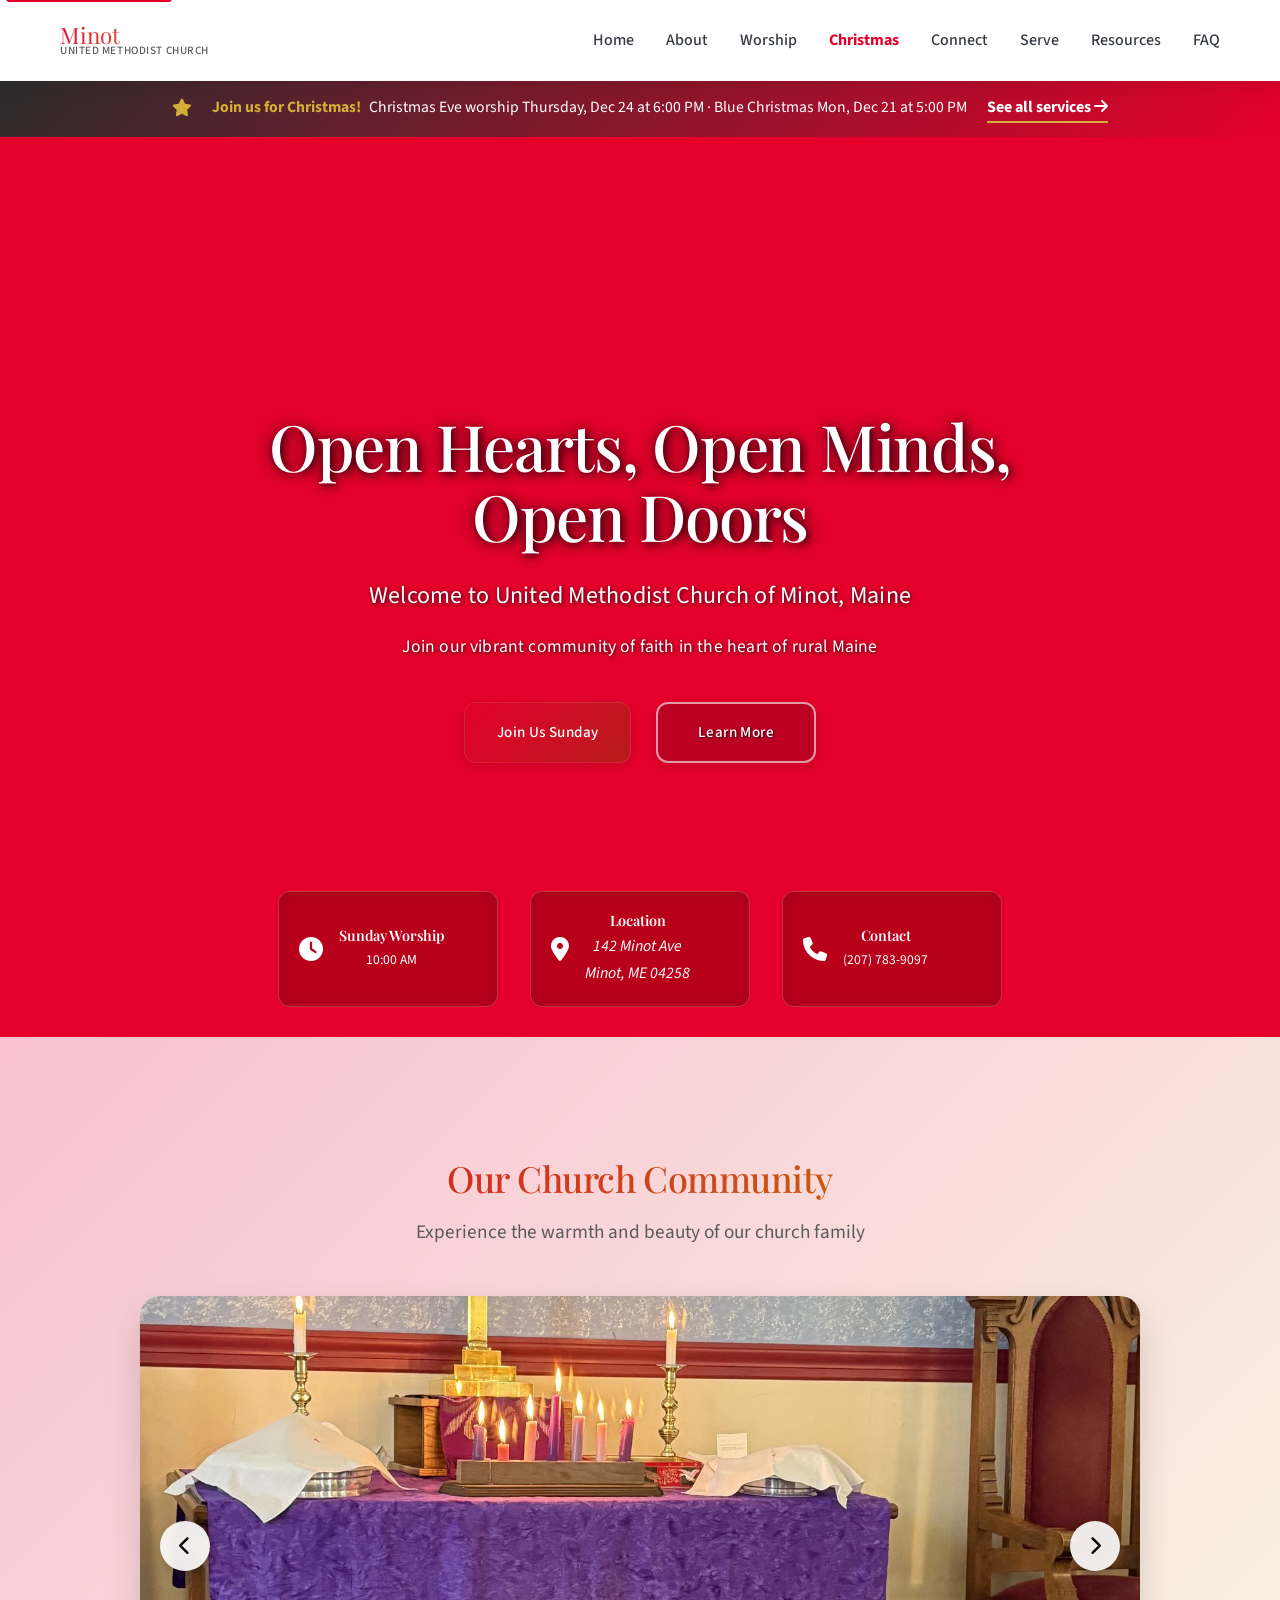
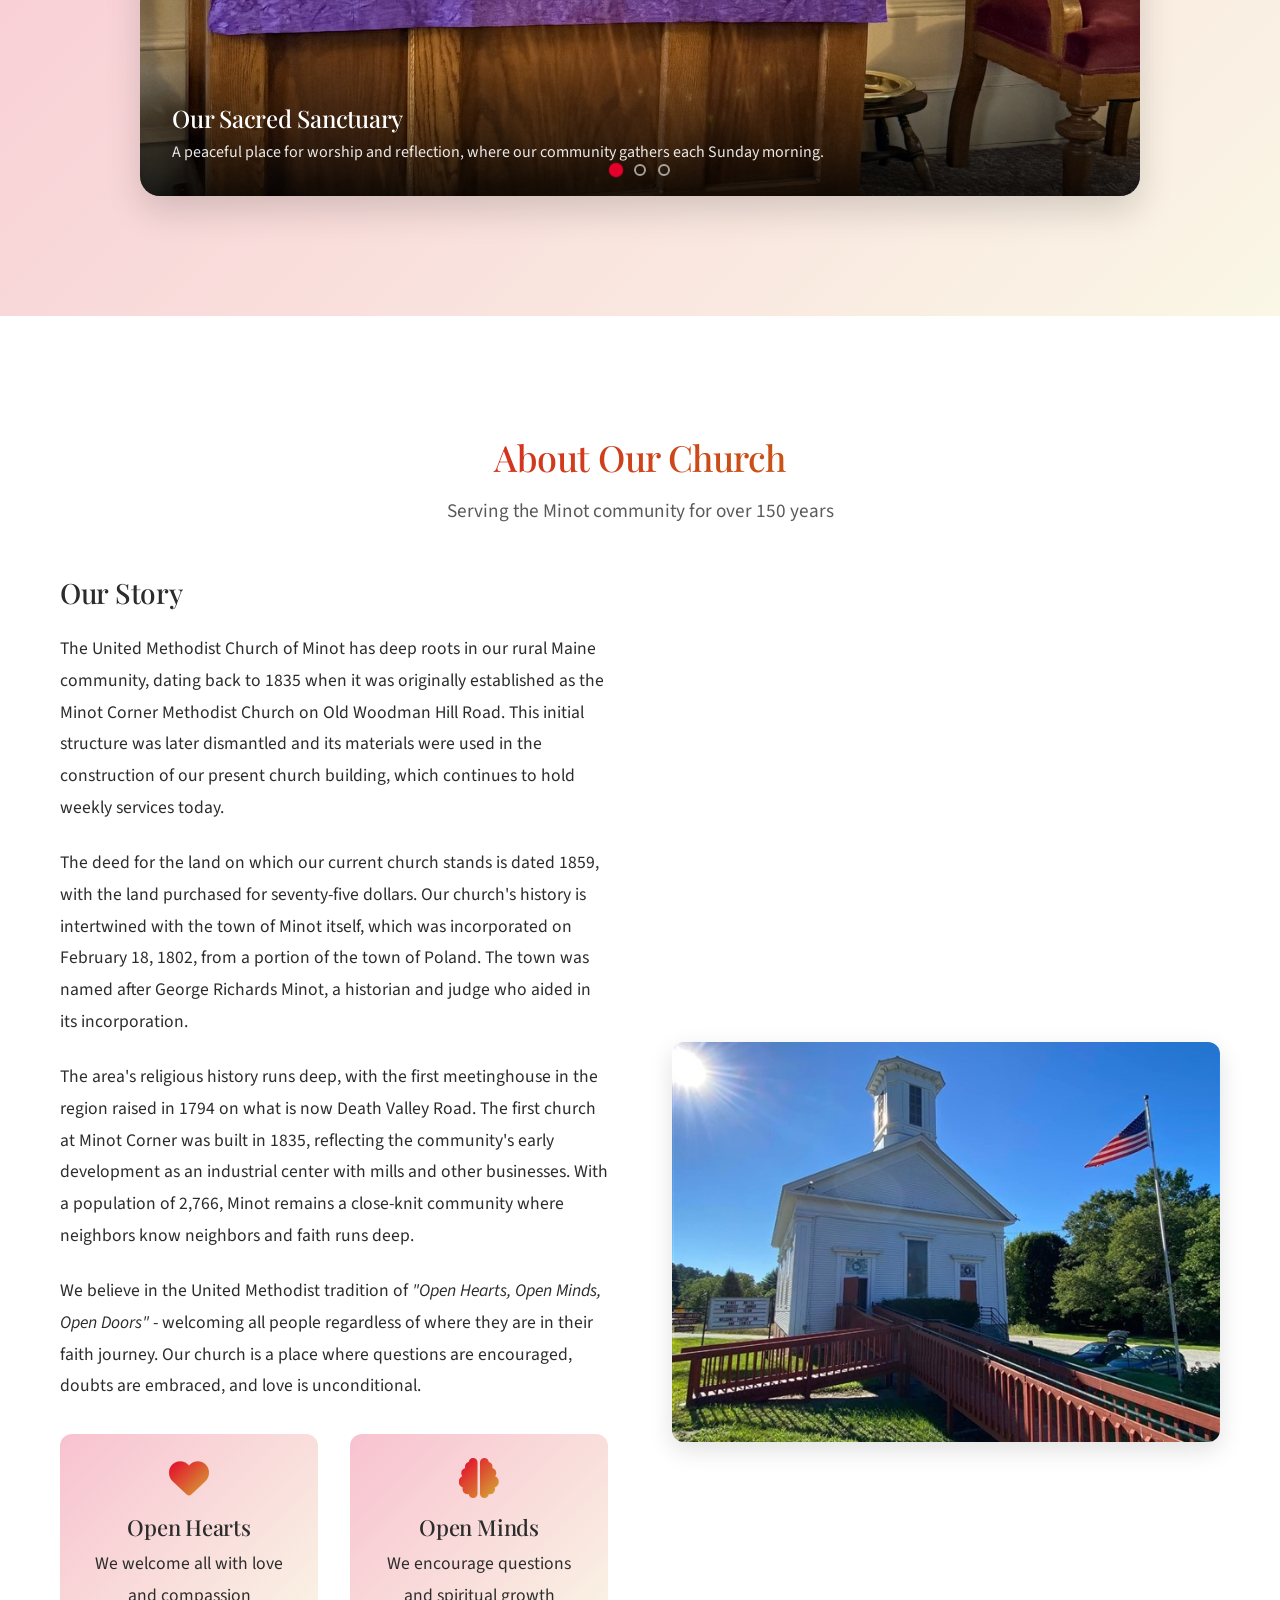
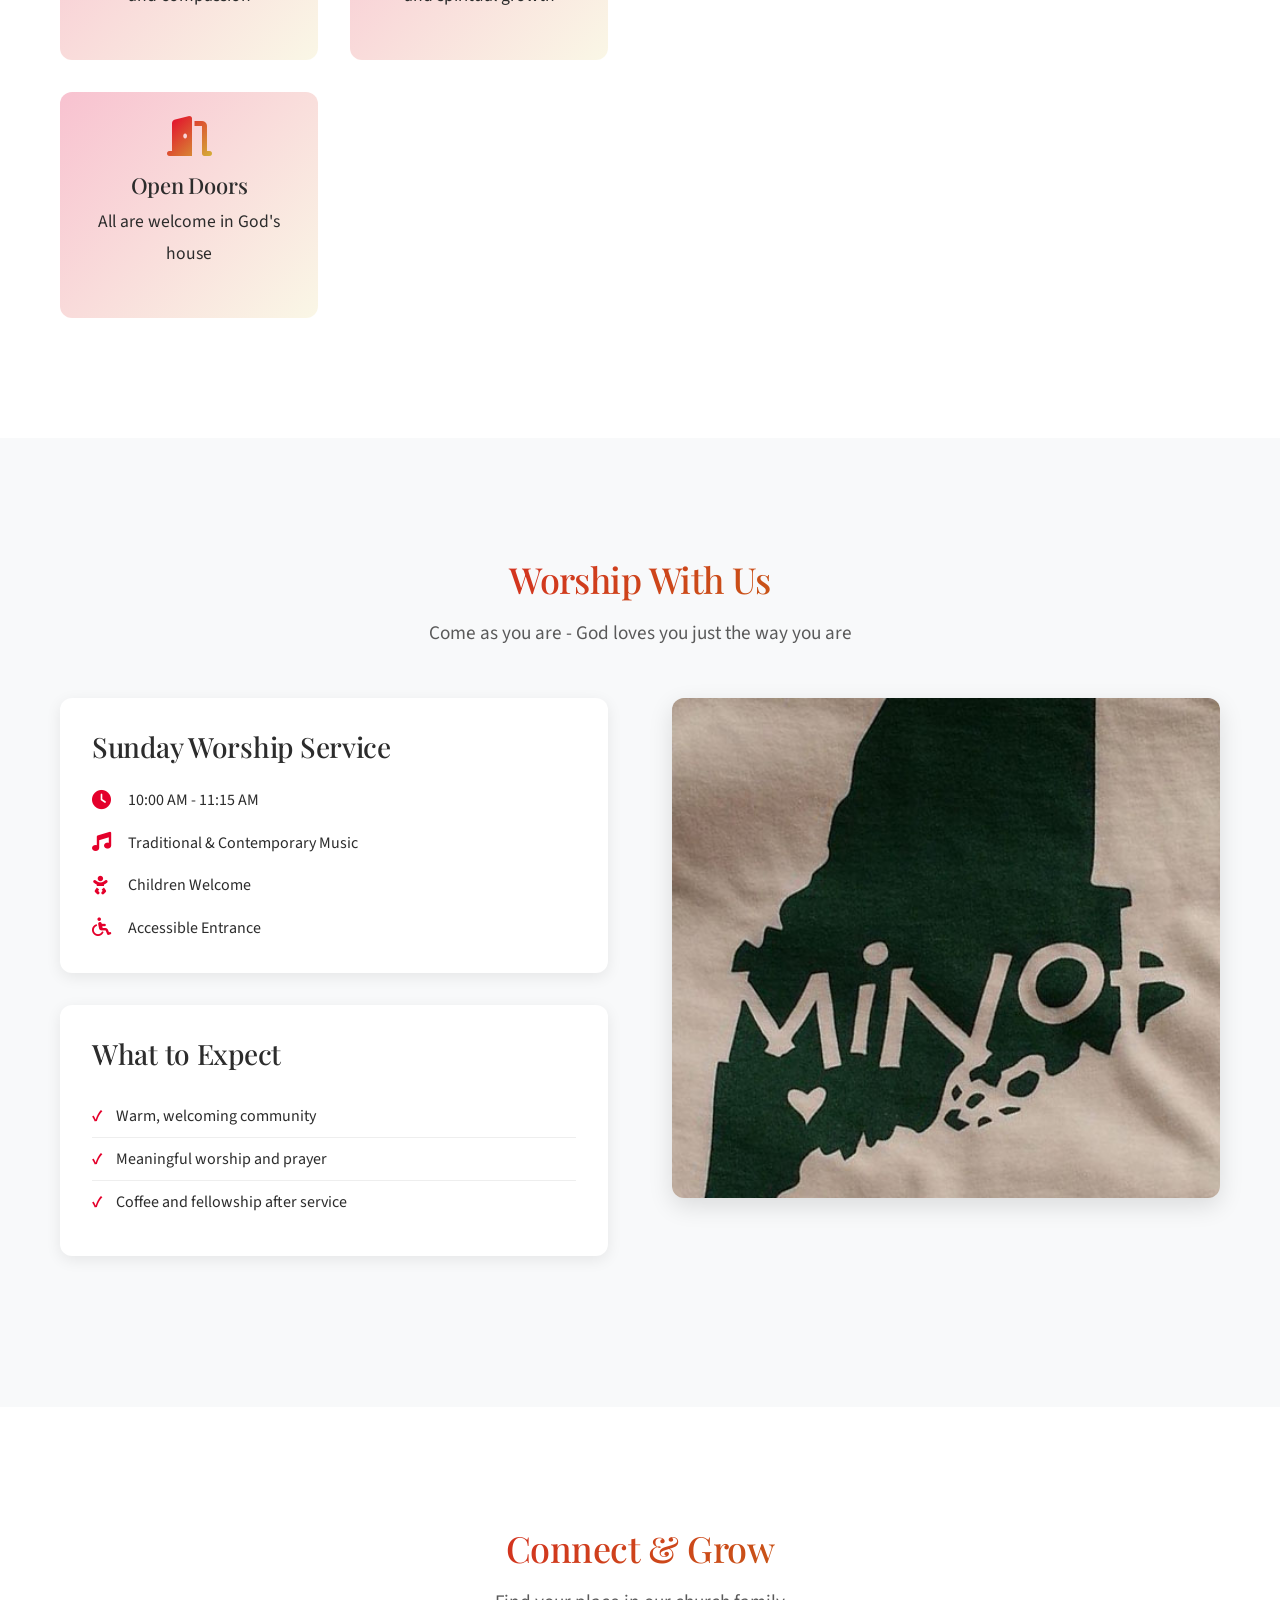
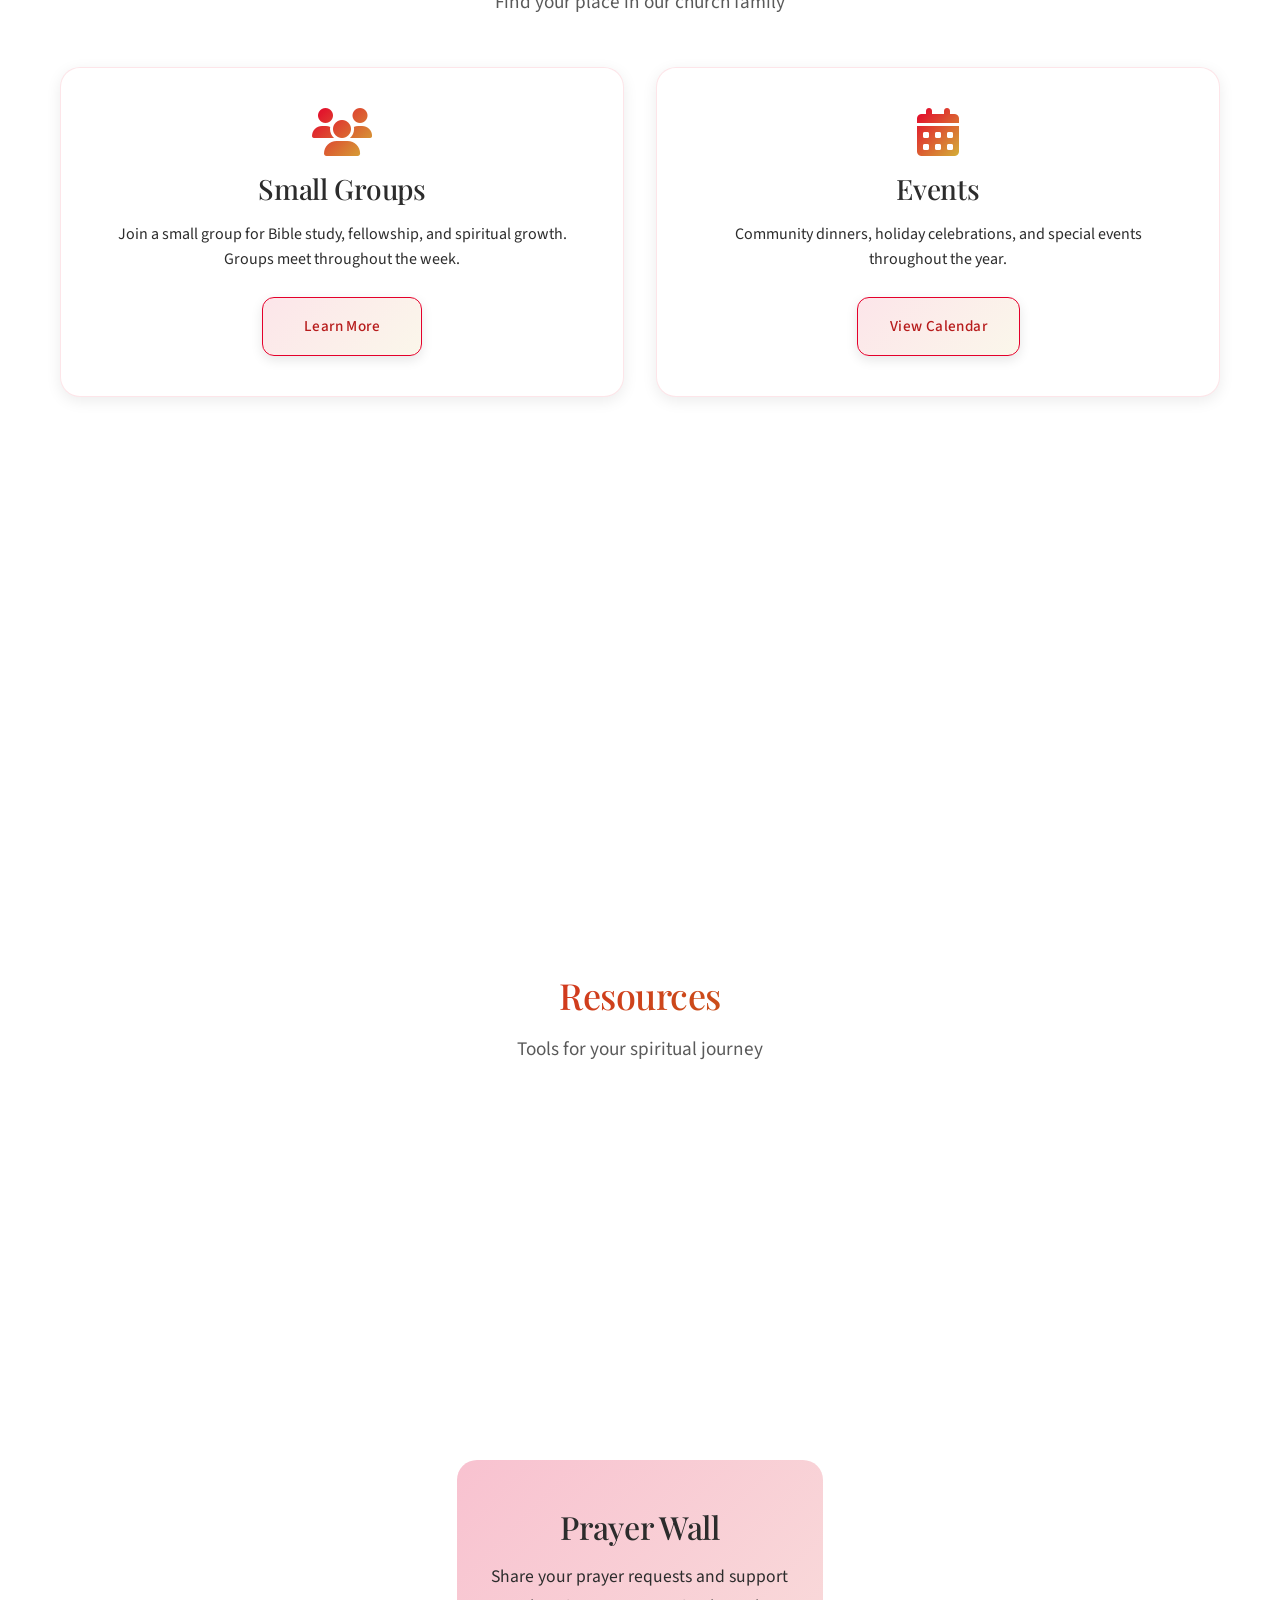
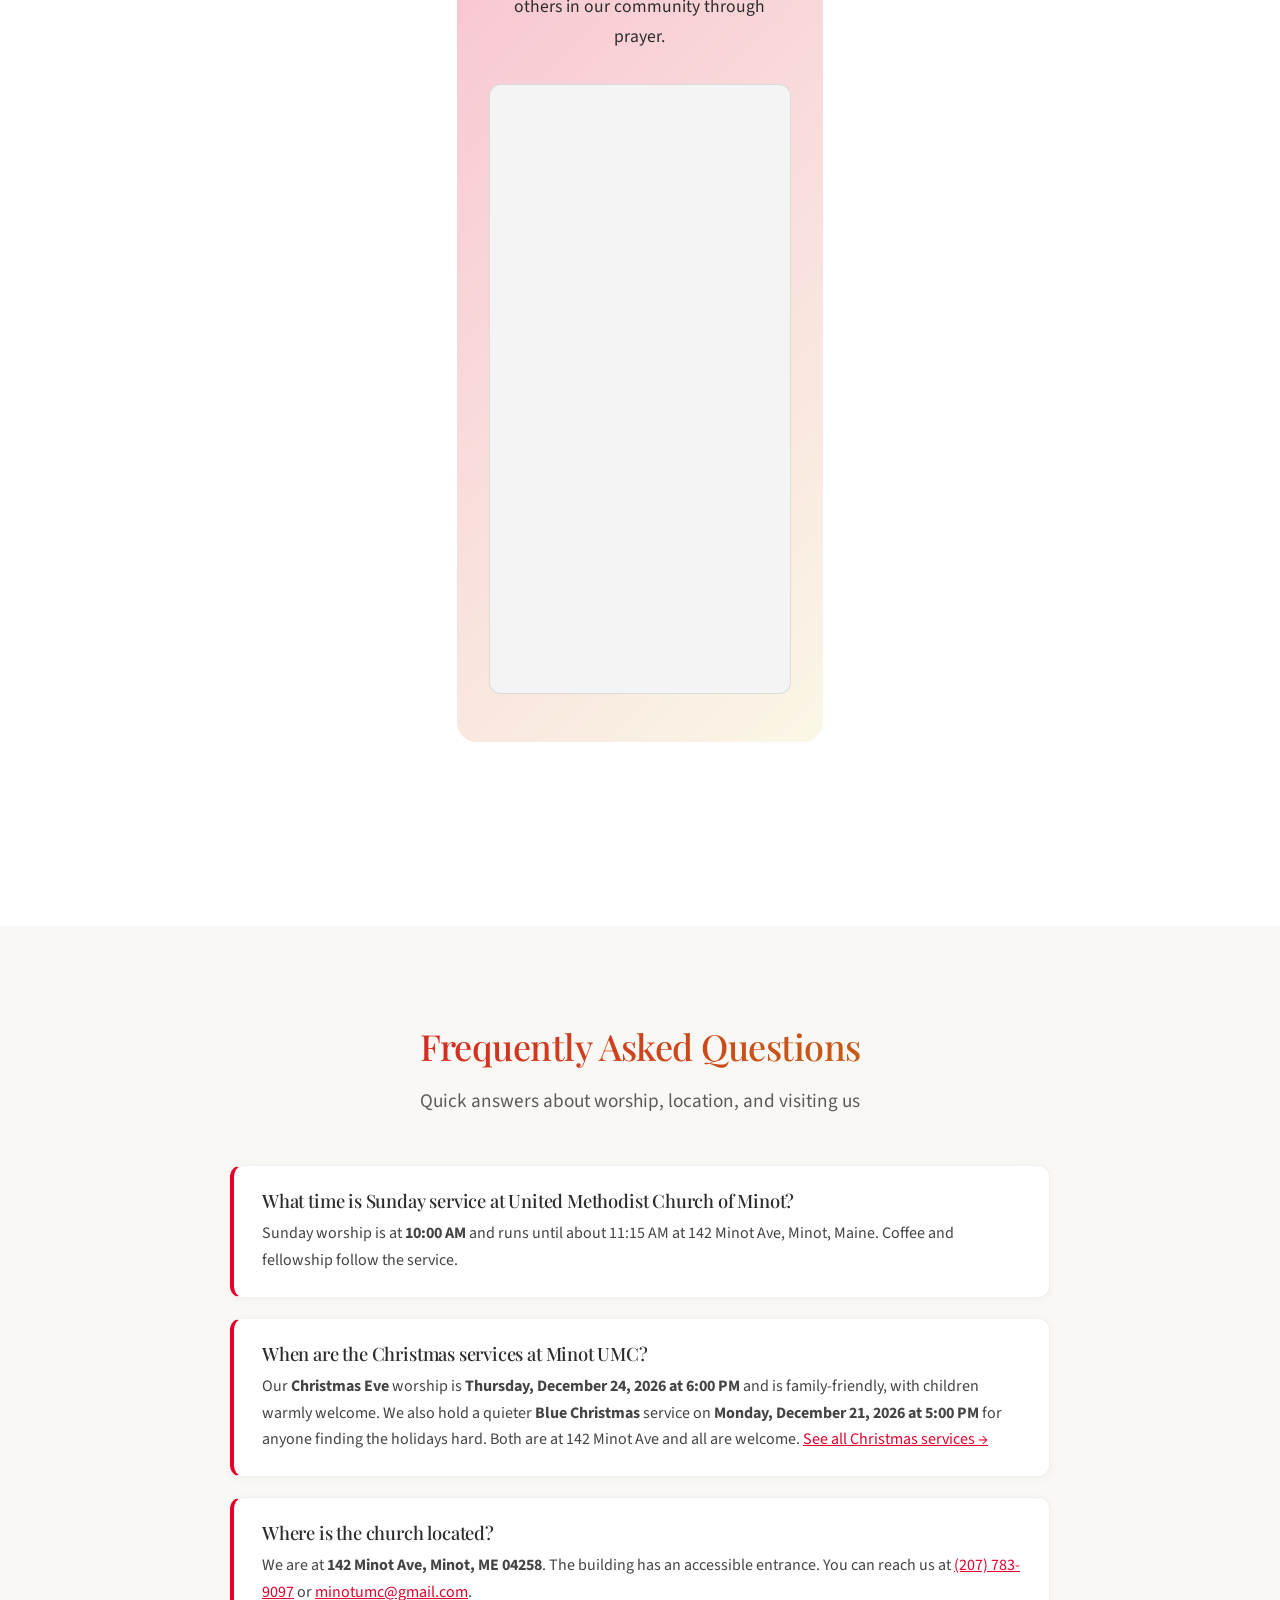
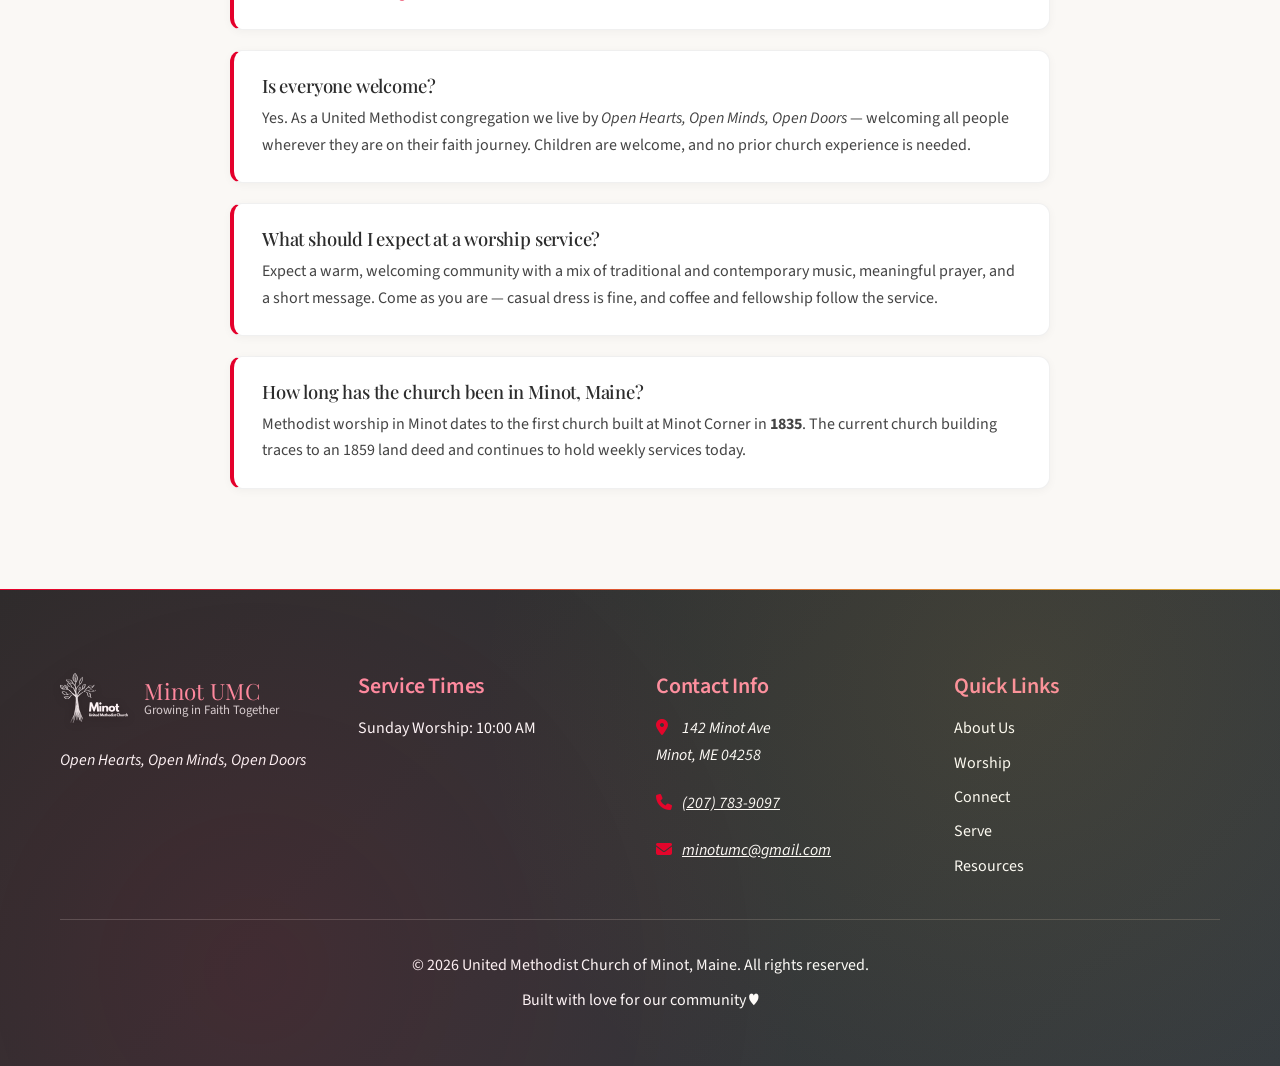
<file: index.html>
<!DOCTYPE html>
<html lang="en">
<head>
    <meta charset="UTF-8">
    <meta name="viewport" content="width=device-width, initial-scale=1.0, viewport-fit=cover">
    <title>United Methodist Church of Minot, Maine - Open Hearts, Open Minds, Open Doors</title>
    <meta name="description" content="Welcome to United Methodist Church of Minot, Maine. Join our vibrant community of faith in rural Maine. Sunday worship at 10 AM. Open Hearts, Open Minds, Open Doors.">
    <meta name="keywords" content="United Methodist Church, Minot Maine, church community, worship service, faith, prayer, Christian church">
    <meta name="author" content="United Methodist Church of Minot">

    <!-- Enhanced SEO and Social Media Meta Tags -->
    <meta property="og:title" content="United Methodist Church of Minot, Maine">
    <meta property="og:description" content="Join our welcoming community of faith in rural Maine. Sunday worship at 10 AM. Open Hearts, Open Minds, Open Doors.">
    <meta property="og:type" content="website">
    <meta property="og:url" content="https://umc-minot-maine.netlify.app/">
    <meta property="og:image" content="https://umc-minot-maine.netlify.app/images/minot+umc.jpg">
    <meta property="og:image:alt" content="United Methodist Church of Minot, Maine">
    <meta property="og:locale" content="en_US">
    <meta property="og:site_name" content="UMC Minot">

    <meta name="twitter:card" content="summary_large_image">
    <meta name="twitter:title" content="United Methodist Church of Minot, Maine">
    <meta name="twitter:description" content="Join our welcoming community of faith in rural Maine. Sunday worship at 10 AM.">
    <meta name="twitter:image" content="https://umc-minot-maine.netlify.app/images/minot+umc.jpg">

    <!-- Geo Meta Tags (local search / map discovery) -->
    <meta name="geo.region" content="US-ME">
    <meta name="geo.placename" content="Minot, Maine">
    <meta name="geo.position" content="44.0851445;-70.3191671">
    <meta name="ICBM" content="44.0851445, -70.3191671">

    <!-- Canonical URL -->
    <link rel="canonical" href="https://umc-minot-maine.netlify.app/">

    <!-- Preconnect to font hosts for faster rendering -->
    <link rel="preconnect" href="https://fonts.googleapis.com">
    <link rel="preconnect" href="https://fonts.gstatic.com" crossorigin>

    <!-- Google Fonts - Updated for Professional Typography -->
    <link href="https://fonts.googleapis.com/css2?family=Playfair+Display:wght@400;500;600;700&family=Source+Sans+Pro:wght@300;400;500;600;700&display=swap" rel="stylesheet">

    <!-- Font Awesome Icons -->
    <link rel="stylesheet" href="https://cdnjs.cloudflare.com/ajax/libs/font-awesome/6.4.0/css/all.min.css">

    <!-- Brand Design Tokens -->
    <link rel="stylesheet" href="brand-tokens.css">

    <!-- Custom CSS -->
    <link rel="stylesheet" href="styles.css?v=2026-11-20-carousel-fix">

    <!-- Favicon -->
    <link rel="icon" type="image/svg+xml" href="favicon.svg">

    <!-- PWA Manifest -->
    <link rel="manifest" href="manifest.json">
    <meta name="theme-color" content="#e4002b">
    <meta name="apple-mobile-web-app-capable" content="yes">
    <meta name="apple-mobile-web-app-status-bar-style" content="default">
    <meta name="apple-mobile-web-app-title" content="UMC Minot">
</head>
<body>
    <!-- Skip to content link for accessibility -->
    <a href="#main-content" class="skip-link">Skip to main content</a>

    <!-- Enhanced Navigation with Better Accessibility -->
    <nav class="navbar" id="navbar" role="navigation" aria-label="Main navigation">
        <div class="nav-container">
            <div class="nav-logo">
                <div class="logo-text-container">
                    <span class="logo-text-main">Minot</span>
                    <span class="logo-text-sub">United Methodist Church</span>
                </div>
            </div>

            <div class="nav-menu" id="nav-menu" aria-hidden="true">
                <a href="#home" class="nav-link active" aria-current="page">Home</a>
                <a href="#about" class="nav-link">About</a>
                <a href="#worship" class="nav-link">Worship</a>
                <a href="christmas.html" class="nav-link nav-link-christmas">Christmas</a>
                <a href="#connect" class="nav-link">Connect</a>
                <a href="#serve" class="nav-link">Serve</a>
                <a href="#resources" class="nav-link">Resources</a>
                <a href="#faq" class="nav-link">FAQ</a>
            </div>

            <button class="nav-toggle" id="nav-toggle" aria-expanded="false" aria-controls="nav-menu" aria-label="Toggle navigation menu">
                <span class="bar" aria-hidden="true"></span>
                <span class="bar" aria-hidden="true"></span>
                <span class="bar" aria-hidden="true"></span>
            </button>
        </div>
    </nav>

    <!-- Enhanced Hero Section with Better Accessibility -->
    <main id="main-content">
    <!-- Advent / Christmas banner -->
    <aside class="holiday-banner" role="note" aria-label="Christmas services at Minot UMC">
        <a href="christmas.html" class="holiday-banner-link">
            <span class="holiday-banner-icon" aria-hidden="true"><i class="fas fa-star"></i></span>
            <span class="holiday-banner-text">
                <strong>Join us for Christmas!</strong>
                Christmas Eve worship Thursday, Dec 24 at 6:00 PM &middot; Blue Christmas Mon, Dec 21 at 5:00 PM
            </span>
            <span class="holiday-banner-cta">See all services <i class="fas fa-arrow-right" aria-hidden="true"></i></span>
        </a>
    </aside>
    <section id="home" class="hero" role="banner" aria-label="Welcome to UMC Minot">
        <div class="hero-overlay" aria-hidden="true"></div>
        <header class="hero-content">
            <h1 class="hero-title">Open Hearts, Open Minds, Open Doors</h1>
            <p class="hero-subtitle">Welcome to United Methodist Church of Minot, Maine</p>
            <p class="hero-description">Join our vibrant community of faith in the heart of rural Maine</p>
            <div class="hero-buttons">
                <a href="#worship" class="btn btn-primary" data-animation="pulse">Join Us Sunday</a>
                <a href="#about" class="btn btn-secondary">Learn More</a>
            </div>
        </header>
        <aside class="hero-info" aria-label="Quick church information">
            <div class="info-card glass-effect hover-lift">
                <i class="fas fa-clock" aria-hidden="true"></i>
                <div>
                    <h3>Sunday Worship</h3>
                    <p><time datetime="10:00">10:00 AM</time></p>
                </div>
            </div>
            <div class="info-card glass-effect hover-lift">
                <i class="fas fa-map-marker-alt" aria-hidden="true"></i>
                <div>
                    <h3>Location</h3>
                    <p>
                        <address>142 Minot Ave<br>Minot, ME 04258</address>
                    </p>
                </div>
            </div>
            <div class="info-card glass-effect hover-lift">
                <i class="fas fa-phone" aria-hidden="true"></i>
                <div>
                    <h3>Contact</h3>
                    <p><a href="tel:+12077839097" class="phone-link">(207) 783-9097</a></p>
                </div>
            </div>
        </aside>
    </section>

    <!-- Image Carousel Section -->
    <section class="church-gallery" aria-labelledby="gallery-heading">
        <div class="container">
            <header class="section-header animate-on-scroll">
                <h2 id="gallery-heading">Our Church Community</h2>
                <p>Experience the warmth and beauty of our church family</p>
            </header>

            <div class="carousel-container">
                <div class="carousel" id="church-carousel">
                    <div class="carousel-track">
                        <div class="carousel-slide active" data-slide="0">
                            <img src="images/img_0469.jpeg?v=3" alt="Beautiful sanctuary with purple altar decorations during worship" loading="lazy" onerror="console.log('Image failed to load:', this.src); this.style.border='3px solid red';">
                            <div class="carousel-caption">
                                <h3>Our Sacred Sanctuary</h3>
                                <p>A peaceful place for worship and reflection, where our community gathers each Sunday morning.</p>
                            </div>
                        </div>
                        <div class="carousel-slide" data-slide="1">
                            <img src="images/img_0921.jpeg" alt="Community fellowship with members sharing s'mores together" loading="lazy" onerror="console.log('Image failed to load:', this.src); this.style.border='3px solid red';">
                            <div class="carousel-caption">
                                <h3>Fellowship & Community</h3>
                                <p>Building lasting friendships through shared meals, activities, and meaningful connections.</p>
                            </div>
                        </div>
                        <div class="carousel-slide" data-slide="2">
                            <img src="images/img_6514.jpeg?v=3" alt="Christmas decorated sanctuary with nativity scene and festive decorations" loading="lazy" onerror="console.log('Image failed to load:', this.src); this.style.border='3px solid red';">
                            <div class="carousel-caption">
                                <h3>Celebrating Together</h3>
                                <p>From Christmas to Easter, we celebrate the seasons of faith with joy and reverence.</p>
                            </div>
                        </div>
                    </div>
                </div>

                <!-- Carousel Controls -->
                <button class="carousel-btn carousel-btn-prev" aria-label="Previous image" id="carousel-prev">
                    <i class="fas fa-chevron-left" aria-hidden="true"></i>
                </button>
                <button class="carousel-btn carousel-btn-next" aria-label="Next image" id="carousel-next">
                    <i class="fas fa-chevron-right" aria-hidden="true"></i>
                </button>

                <!-- Carousel Indicators -->
                <div class="carousel-indicators">
                    <button class="carousel-indicator active" data-slide-to="0" aria-label="Go to slide 1"></button>
                    <button class="carousel-indicator" data-slide-to="1" aria-label="Go to slide 2"></button>
                    <button class="carousel-indicator" data-slide-to="2" aria-label="Go to slide 3"></button>
                </div>
            </div>
        </div>
    </section>

    <!-- Enhanced About Section -->
    <section id="about" class="about" aria-labelledby="about-heading">
        <div class="container">
            <header class="section-header animate-on-scroll">
                <h2 id="about-heading">About Our Church</h2>
                <p>Serving the Minot community for over 150 years</p>
            </header>

            <div class="about-grid">
                <article class="about-text animate-on-scroll" data-animation="slide-in-left">
                    <h3>Our Story</h3>
                    <p>The United Methodist Church of Minot has deep roots in our rural Maine community, dating back to <time datetime="1835">1835</time> when it was originally established as the Minot Corner Methodist Church on Old Woodman Hill Road. This initial structure was later dismantled and its materials were used in the construction of our present church building, which continues to hold weekly services today.</p>

                    <p>The deed for the land on which our current church stands is dated <time datetime="1859">1859</time>, with the land purchased for seventy-five dollars. Our church's history is intertwined with the town of Minot itself, which was incorporated on February 18, 1802, from a portion of the town of Poland. The town was named after George Richards Minot, a historian and judge who aided in its incorporation.</p>

                    <p>The area's religious history runs deep, with the first meetinghouse in the region raised in <time datetime="1794">1794</time> on what is now Death Valley Road. The first church at Minot Corner was built in 1835, reflecting the community's early development as an industrial center with mills and other businesses. With a population of 2,766, Minot remains a close-knit community where neighbors know neighbors and faith runs deep.</p>

                    <p>We believe in the United Methodist tradition of <em>"Open Hearts, Open Minds, Open Doors"</em> - welcoming all people regardless of where they are in their faith journey. Our church is a place where questions are encouraged, doubts are embraced, and love is unconditional.</p>

                    <div class="values-grid">
                        <div class="value-item animate-on-scroll animate-delay-1" data-animation="scale-in">
                            <i class="fas fa-heart text-gradient" aria-hidden="true"></i>
                            <h4>Open Hearts</h4>
                            <p>We welcome all with love and compassion</p>
                        </div>
                        <div class="value-item animate-on-scroll animate-delay-2" data-animation="scale-in">
                            <i class="fas fa-brain text-gradient" aria-hidden="true"></i>
                            <h4>Open Minds</h4>
                            <p>We encourage questions and spiritual growth</p>
                        </div>
                        <div class="value-item animate-on-scroll animate-delay-3" data-animation="scale-in">
                            <i class="fas fa-door-open text-gradient" aria-hidden="true"></i>
                            <h4>Open Doors</h4>
                            <p>All are welcome in God's house</p>
                        </div>
                    </div>
                </article>

                <figure class="about-image animate-on-scroll" data-animation="slide-in-right">
                    <img src="images/minot+umc.jpg" alt="United Methodist Church of Minot, Maine building exterior" width="600" height="400" loading="lazy">
                </figure>
            </div>
        </div>
    </section>

    <!-- Worship Section -->
    <section id="worship" class="worship">
        <div class="container">
            <div class="section-header">
                <h2>Worship With Us</h2>
                <p>Come as you are - God loves you just the way you are</p>
            </div>

            <div class="worship-grid">
                <div class="worship-info">
                    <div class="service-card">
                        <h3>Sunday Worship Service</h3>
                        <div class="service-details">
                            <div class="detail-item">
                                <i class="fas fa-clock"></i>
                                <span>10:00 AM - 11:15 AM</span>
                            </div>
                            <div class="detail-item">
                                <i class="fas fa-music"></i>
                                <span>Traditional & Contemporary Music</span>
                            </div>
                            <div class="detail-item">
                                <i class="fas fa-baby"></i>
                                <span>Children Welcome</span>
                            </div>
                            <div class="detail-item">
                                <i class="fas fa-wheelchair"></i>
                                <span>Accessible Entrance</span>
                            </div>
                        </div>
                    </div>

                    <div class="service-card">
                        <h3>What to Expect</h3>
                        <ul>
                            <li>Warm, welcoming community</li>
                            <li>Meaningful worship and prayer</li>
                            <li>Coffee and fellowship after service</li>
                        </ul>
                    </div>
                </div>

                <div class="worship-image">
                    <img src="images/minotlogo.jpg" alt="Minot United Methodist Church">
                </div>
            </div>
        </div>
    </section>

    <!-- Enhanced Connect Section -->
    <section id="connect" class="connect" aria-labelledby="connect-heading">
        <div class="container">
            <header class="section-header animate-on-scroll">
                <h2 id="connect-heading">Connect & Grow</h2>
                <p>Find your place in our church family</p>
            </header>

            <div class="connect-grid">
                <article class="connect-card animate-on-scroll animate-delay-1">
                    <i class="fas fa-users text-gradient" aria-hidden="true"></i>
                    <h3>Small Groups</h3>
                    <p>Join a small group for Bible study, fellowship, and spiritual growth. Groups meet throughout the week.</p>
                    <a href="#" class="btn btn-outline" aria-describedby="small-groups-desc">
                        Learn More
                        <span id="small-groups-desc" class="sr-only">about small groups</span>
                    </a>
                </article>

                <article class="connect-card animate-on-scroll animate-delay-4">
                    <i class="fas fa-calendar-alt text-gradient" aria-hidden="true"></i>
                    <h3>Events</h3>
                    <p>Community dinners, holiday celebrations, and special events throughout the year.</p>
                    <a href="calendar.html" class="btn btn-outline" aria-describedby="events-desc">
                        View Calendar
                        <span id="events-desc" class="sr-only">of upcoming church events</span>
                    </a>
                </article>
            </div>

            <!-- Prayer Request Call to Action -->
            <aside class="prayer-cta-section animate-on-scroll" aria-labelledby="prayer-heading">
                <h3 id="prayer-heading">Prayer Support</h3>
                <p>Share your prayer requests and lift up others in prayer. Visit our Prayer Wall to connect with our caring community.</p>
                <a href="pastoral-care.html" class="btn btn-primary">Visit Prayer Wall</a>
            </aside>
        </div>
    </section>


    <!-- Resources Section -->
    <section id="resources" class="resources">
        <div class="container">
            <div class="section-header">
                <h2>Resources</h2>
                <p>Tools for your spiritual journey</p>
            </div>

            <div class="resources-grid">
                <div class="resource-card">
                    <i class="fas fa-book-open"></i>
                    <h3>Online Sermons</h3>
                    <p>Listen to past sermons and find resources for spiritual growth.</p>
                    <a href="#" class="btn btn-outline">Listen Now</a>
                </div>

                <div class="resource-card">
                    <i class="fas fa-calendar"></i>
                    <h3>Church Calendar</h3>
                    <p>Stay up to date with all church events, meetings, and activities.</p>
                    <a href="calendar.html" class="btn btn-outline">View Calendar</a>
                </div>

                <div class="resource-card">
                    <i class="fas fa-bible"></i>
                    <h3>Bible Study</h3>
                    <p>Daily devotionals and Bible study guides for personal growth.</p>
                    <a href="bible-study.html" class="btn btn-outline">Get Started</a>
                </div>

                <div class="resource-card">
                    <i class="fas fa-heart"></i>
                    <h3>Pastoral Care</h3>
                    <p>Need prayer, counseling, or just someone to talk to? We're here.</p>
                    <a href="pastoral-care.html" class="btn btn-outline">Contact Pastor</a>
                </div>

                <!-- Prayer Wall in Resources -->
                <div class="resources-prayer-wall">
                    <h3>Prayer Wall</h3>
                    <p>Share your prayer requests and support others in our community through prayer.</p>
                    <div class="padlet-embed" style="border:1px solid rgba(0,0,0,0.1);border-radius:12px;box-sizing:border-box;overflow:hidden;position:relative;width:100%;background:#F4F4F4">
                        <p style="padding:0;margin:0">
                            <iframe src="https://padlet.com/embed/a2btm1nlryxn0i4z" frameborder="0" allow="camera;microphone;geolocation" style="width:100%;height:608px;display:block;padding:0;margin:0"></iframe>
                        </p>
                    </div>
                </div>
            </div>
        </div>
    </section>

    <!-- Frequently Asked Questions (answer-friendly content for AI & voice search) -->
    <section id="faq" class="faq" aria-labelledby="faq-heading">
        <div class="container">
            <header class="section-header animate-on-scroll">
                <h2 id="faq-heading">Frequently Asked Questions</h2>
                <p>Quick answers about worship, location, and visiting us</p>
            </header>

            <div class="faq-list">
                <article class="faq-item">
                    <h3>What time is Sunday service at United Methodist Church of Minot?</h3>
                    <p>Sunday worship is at <strong>10:00 AM</strong> and runs until about 11:15 AM at 142 Minot Ave, Minot, Maine. Coffee and fellowship follow the service.</p>
                </article>

                <article class="faq-item">
                    <h3>When are the Christmas services at Minot UMC?</h3>
                    <p>Our <strong>Christmas Eve</strong> worship is <strong>Thursday, December 24, 2026 at 6:00 PM</strong> and is family-friendly, with children warmly welcome. We also hold a quieter <strong>Blue Christmas</strong> service on <strong>Monday, December 21, 2026 at 5:00 PM</strong> for anyone finding the holidays hard. Both are at 142 Minot Ave and all are welcome. <a href="christmas.html">See all Christmas services &rarr;</a></p>
                </article>

                <article class="faq-item">
                    <h3>Where is the church located?</h3>
                    <p>We are at <strong>142 Minot Ave, Minot, ME 04258</strong>. The building has an accessible entrance. You can reach us at <a href="tel:+12077839097">(207) 783-9097</a> or <a href="mailto:minotumc@gmail.com">minotumc@gmail.com</a>.</p>
                </article>

                <article class="faq-item">
                    <h3>Is everyone welcome?</h3>
                    <p>Yes. As a United Methodist congregation we live by <em>Open Hearts, Open Minds, Open Doors</em> — welcoming all people wherever they are on their faith journey. Children are welcome, and no prior church experience is needed.</p>
                </article>

                <article class="faq-item">
                    <h3>What should I expect at a worship service?</h3>
                    <p>Expect a warm, welcoming community with a mix of traditional and contemporary music, meaningful prayer, and a short message. Come as you are — casual dress is fine, and coffee and fellowship follow the service.</p>
                </article>

                <article class="faq-item">
                    <h3>How long has the church been in Minot, Maine?</h3>
                    <p>Methodist worship in Minot dates to the first church built at Minot Corner in <strong>1835</strong>. The current church building traces to an 1859 land deed and continues to hold weekly services today.</p>
                </article>
            </div>
        </div>
    </section>
    </main>

    <!-- Enhanced Footer -->
    <footer class="footer" role="contentinfo">
        <div class="container">
            <div class="footer-content">
                <div class="footer-section">
                    <div class="footer-logo">
                        <img src="images/footer-logo.png?v=2" alt="Minot United Methodist Church tree logo" class="footer-logo-img" width="60" height="60" loading="lazy" onerror="this.style.display='none';">
                        <div class="footer-logo-text">
                            <span class="footer-logo-main">Minot UMC</span>
                            <span class="footer-logo-tagline">Growing in Faith Together</span>
                        </div>
                    </div>
                    <p><em>Open Hearts, Open Minds, Open Doors</em></p>
                </div>

                <div class="footer-section">
                    <h4>Service Times</h4>
                    <ul>
                        <li>Sunday Worship: <time datetime="10:00">10:00 AM</time></li>
                    </ul>
                </div>

                <div class="footer-section">
                    <h4>Contact Info</h4>
                    <address>
                        <p><i class="fas fa-map-marker-alt" aria-hidden="true"></i> 142 Minot Ave<br>Minot, ME 04258</p>
                        <p><i class="fas fa-phone" aria-hidden="true"></i> <a href="tel:+12077839097">(207) 783-9097</a></p>
                        <p><i class="fas fa-envelope" aria-hidden="true"></i> <a href="mailto:minotumc@gmail.com">minotumc@gmail.com</a></p>
                    </address>
                </div>

                <nav class="footer-section" aria-label="Footer navigation">
                    <h4>Quick Links</h4>
                    <ul>
                        <li><a href="#about">About Us</a></li>
                        <li><a href="#worship">Worship</a></li>
                        <li><a href="#connect">Connect</a></li>
                        <li><a href="#serve">Serve</a></li>
                        <li><a href="#resources">Resources</a></li>
                    </ul>
                </nav>
            </div>

            <div class="footer-bottom">
                <p>&copy; <span id="current-year">2024</span> United Methodist Church of Minot, Maine. All rights reserved.</p>
                <p>Built with love for our community ♥</p>
            </div>
        </div>
    </footer>

    <!-- Update current year dynamically -->
    <script>
        document.getElementById('current-year').textContent = new Date().getFullYear();
    </script>

    <!-- Enhanced JavaScript Loading with Performance Optimization -->
    <script src="script.js?v=2026-11-08-remove-christmas-fair" defer></script>

    <!-- Structured Data: Church / LocalBusiness (primary entity) -->
    <script type="application/ld+json">
    {
        "@context": "https://schema.org",
        "@type": "Church",
        "@id": "https://umc-minot-maine.netlify.app/#church",
        "name": "United Methodist Church of Minot",
        "alternateName": "Minot UMC",
        "description": "A welcoming United Methodist congregation in Minot, Maine. Rooted in the community since 1835, we gather for Sunday worship at 10 AM under the motto Open Hearts, Open Minds, Open Doors.",
        "slogan": "Open Hearts, Open Minds, Open Doors",
        "url": "https://umc-minot-maine.netlify.app/",
        "logo": "https://umc-minot-maine.netlify.app/images/minotlogo.jpg",
        "image": "https://umc-minot-maine.netlify.app/images/minot+umc.jpg",
        "telephone": "+1-207-783-9097",
        "email": "minotumc@gmail.com",
        "foundingDate": "1835",
        "isAccessibleForFree": true,
        "publicAccess": true,
        "address": {
            "@type": "PostalAddress",
            "streetAddress": "142 Minot Ave",
            "addressLocality": "Minot",
            "addressRegion": "ME",
            "postalCode": "04258",
            "addressCountry": "US"
        },
        "geo": {
            "@type": "GeoCoordinates",
            "latitude": 44.0851445,
            "longitude": -70.3191671
        },
        "areaServed": [
            { "@type": "City", "name": "Minot, Maine" },
            { "@type": "City", "name": "Auburn, Maine" },
            { "@type": "City", "name": "Mechanic Falls, Maine" },
            { "@type": "City", "name": "Poland, Maine" }
        ],
        "openingHoursSpecification": [
            {
                "@type": "OpeningHoursSpecification",
                "dayOfWeek": "Sunday",
                "opens": "10:00",
                "closes": "11:15",
                "name": "Sunday Worship Service"
            }
        ],
        "amenityFeature": [
            { "@type": "LocationFeatureSpecification", "name": "Wheelchair accessible entrance", "value": true },
            { "@type": "LocationFeatureSpecification", "name": "Children welcome", "value": true },
            { "@type": "LocationFeatureSpecification", "name": "Fellowship after service", "value": true }
        ],
        "event": {
            "@type": "Event",
            "name": "Sunday Worship Service",
            "description": "Weekly worship service with traditional and contemporary music. All are welcome; children welcome and accessible entrance available.",
            "eventAttendanceMode": "https://schema.org/OfflineEventAttendanceMode",
            "eventStatus": "https://schema.org/EventScheduled",
            "startDate": "2026-01-04T10:00:00-05:00",
            "endDate": "2026-01-04T11:15:00-05:00",
            "eventSchedule": {
                "@type": "Schedule",
                "repeatFrequency": "P1W",
                "byDay": "https://schema.org/Sunday",
                "startTime": "10:00:00",
                "endTime": "11:15:00"
            },
            "isAccessibleForFree": true,
            "offers": {
                "@type": "Offer",
                "price": "0",
                "priceCurrency": "USD",
                "availability": "https://schema.org/InStock",
                "url": "https://umc-minot-maine.netlify.app/#worship"
            },
            "location": {
                "@type": "Place",
                "name": "United Methodist Church of Minot",
                "address": {
                    "@type": "PostalAddress",
                    "streetAddress": "142 Minot Ave",
                    "addressLocality": "Minot",
                    "addressRegion": "ME",
                    "postalCode": "04258",
                    "addressCountry": "US"
                }
            },
            "organizer": {
                "@type": "Organization",
                "name": "United Methodist Church of Minot",
                "url": "https://umc-minot-maine.netlify.app/"
            }
        }
    }
    </script>

    <!-- Structured Data: FAQ (drives AI answer boxes & voice search) -->
    <script type="application/ld+json">
    {
        "@context": "https://schema.org",
        "@type": "FAQPage",
        "mainEntity": [
            {
                "@type": "Question",
                "name": "What time is Sunday service at United Methodist Church of Minot?",
                "acceptedAnswer": {
                    "@type": "Answer",
                    "text": "Sunday worship at the United Methodist Church of Minot, Maine is at 10:00 AM and runs until about 11:15 AM. Coffee and fellowship follow the service."
                }
            },
            {
                "@type": "Question",
                "name": "When are the Christmas services at United Methodist Church of Minot?",
                "acceptedAnswer": {
                    "@type": "Answer",
                    "text": "Christmas Eve worship is Thursday, December 24, 2026 at 6:00 PM and is family-friendly, with children welcome. A quieter Blue Christmas service is held Monday, December 21, 2026 at 5:00 PM for anyone finding the holidays hard. Both services are at 142 Minot Ave, Minot, Maine, and all are welcome."
                }
            },
            {
                "@type": "Question",
                "name": "Where is the United Methodist Church of Minot located?",
                "acceptedAnswer": {
                    "@type": "Answer",
                    "text": "The church is located at 142 Minot Ave, Minot, Maine 04258. The building has an accessible entrance, and you can reach the office at (207) 783-9097."
                }
            },
            {
                "@type": "Question",
                "name": "Is everyone welcome at Minot UMC?",
                "acceptedAnswer": {
                    "@type": "Answer",
                    "text": "Yes. As a United Methodist congregation we live by the motto Open Hearts, Open Minds, Open Doors, welcoming all people regardless of where they are in their faith journey. Children are welcome and no prior church experience is needed."
                }
            },
            {
                "@type": "Question",
                "name": "What should I expect at a worship service?",
                "acceptedAnswer": {
                    "@type": "Answer",
                    "text": "Expect a warm, welcoming community with a mix of traditional and contemporary music, meaningful prayer and a short message. Come as you are; casual dress is fine, and coffee and fellowship follow the service."
                }
            },
            {
                "@type": "Question",
                "name": "How long has the church been in Minot, Maine?",
                "acceptedAnswer": {
                    "@type": "Answer",
                    "text": "Methodist worship in Minot dates to the first church built at Minot Corner in 1835. The current church building traces to an 1859 land deed and continues to hold weekly services today."
                }
            }
        ]
    }
    </script>

    <!-- Screen reader only styles -->
    <style>
        .sr-only {
            position: absolute;
            width: 1px;
            height: 1px;
            padding: 0;
            margin: -1px;
            overflow: hidden;
            clip: rect(0, 0, 0, 0);
            white-space: nowrap;
            border: 0;
        }

        /* Advent / Christmas banner */
        .holiday-banner {
            margin-top: var(--nav-height);
            background: linear-gradient(135deg, var(--brand-deep-purple, #5a4b6b) 0%, var(--brand-crimson, #e4002b) 100%);
        }

        .holiday-banner-link {
            display: flex;
            align-items: center;
            justify-content: center;
            flex-wrap: wrap;
            gap: 0.75rem 1.25rem;
            max-width: 1100px;
            margin: 0 auto;
            padding: 0.85rem 1.5rem;
            color: #fff;
            text-decoration: none;
            text-align: center;
        }

        .holiday-banner-icon {
            color: var(--brand-gold, #d4af37);
            font-size: 1.1rem;
        }

        .holiday-banner-text {
            font-size: 0.98rem;
            line-height: 1.4;
        }

        .holiday-banner-text strong {
            color: var(--brand-gold, #d4af37);
            margin-right: 0.35rem;
        }

        .holiday-banner-cta {
            font-weight: 700;
            white-space: nowrap;
            border-bottom: 2px solid var(--brand-gold, #d4af37);
            padding-bottom: 1px;
        }

        .holiday-banner-link:hover .holiday-banner-cta {
            border-bottom-color: #fff;
        }

        .nav-link-christmas {
            color: var(--brand-crimson) !important;
            font-weight: 700;
        }

        /* The banner sits below the fixed nav, so the hero no longer needs to clear it here */
        .holiday-banner + .hero {
            scroll-margin-top: var(--nav-height);
        }

        .phone-link {
            color: inherit;
            text-decoration: none;
        }

        .phone-link:hover {
            text-decoration: underline;
        }

        /* Loading animations for enhanced UX */
        @keyframes slideInRight {
            from {
                opacity: 0;
                transform: translateX(30px);
            }
            to {
                opacity: 1;
                transform: translateX(0);
            }
        }

        /* Enhanced form styles */
        .prayer-form.submitted {
            animation: scaleIn 0.3s ease-out;
        }

        @keyframes scaleIn {
            0% { transform: scale(1); }
            50% { transform: scale(1.02); }
            100% { transform: scale(1); }
        }

        /* Body class for JavaScript-enabled features */
        .js-enabled .animate-on-scroll {
            opacity: 0;
            transform: translateY(50px);
        }

        .menu-open {
            overflow: hidden;
        }

        /* Footer text visibility fixes */
        .footer address,
        .footer address p,
        .footer address a,
        .footer p,
        .footer li,
        .footer-section p {
            color: #ffffff !important;
        }

        .footer address a:hover {
            color: var(--brand-crimson) !important;
        }
    </style>
</body>
</html>

<!--
╔══════════════════════════════════════════════════════════════════════════════╗
║                                                                              ║
║   ███╗   ███╗ █████╗ ██████╗ ███████╗    ██████╗ ██╗   ██╗                   ║
║   ████╗ ████║██╔══██╗██╔══██╗██╔════╝    ██╔══██╗╚██╗ ██╔╝                   ║
║   ██╔████╔██║███████║██║  ██║█████╗      ██████╔╝ ╚████╔╝                    ║
║   ██║╚██╔╝██║██╔══██║██║  ██║██╔══╝      ██╔══██╗  ╚██╔╝                     ║
║   ██║ ╚═╝ ██║██║  ██║██████╔╝███████╗    ██████╔╝   ██║                      ║
║   ╚═╝     ╚═╝╚═╝  ╚═╝╚═════╝ ╚══════╝    ╚═════╝    ╚═╝                      ║
║                                                                              ║
║        ██╗██╗   ██╗███████╗████████╗██╗███╗   ██╗                            ║
║        ██║██║   ██║██╔════╝╚══██╔══╝██║████╗  ██║                            ║
║        ██║██║   ██║███████╗   ██║   ██║██╔██╗ ██║                            ║
║   ██   ██║██║   ██║╚════██║   ██║   ██║██║╚██╗██║                            ║
║   ╚█████╔╝╚██████╔╝███████║   ██║   ██║██║ ╚████║                            ║
║    ╚════╝  ╚═════╝ ╚══════╝   ╚═╝   ╚═╝╚═╝  ╚═══╝                            ║
║                                                                              ║
║      ██╗  ██╗ █████╗ ██████╗ ██╗   ██╗███████╗██╗   ██╗                      ║
║      ██║  ██║██╔══██╗██╔══██╗██║   ██║██╔════╝╚██╗ ██╔╝                      ║
║      ███████║███████║██████╔╝██║   ██║█████╗   ╚████╔╝                       ║
║      ██╔══██║██╔══██║██╔══██╗╚██╗ ██╔╝██╔══╝    ╚██╔╝                        ║
║      ██║  ██║██║  ██║██║  ██║ ╚████╔╝ ███████╗   ██║                         ║
║      ╚═╝  ╚═╝╚═╝  ╚═╝╚═╝  ╚═╝  ╚═══╝  ╚══════╝   ╚═╝                         ║
║                                                                              ║
║                                                                              ║
║                                                                              ║
╚══════════════════════════════════════════════════════════════════════════════╝
-->
</file>
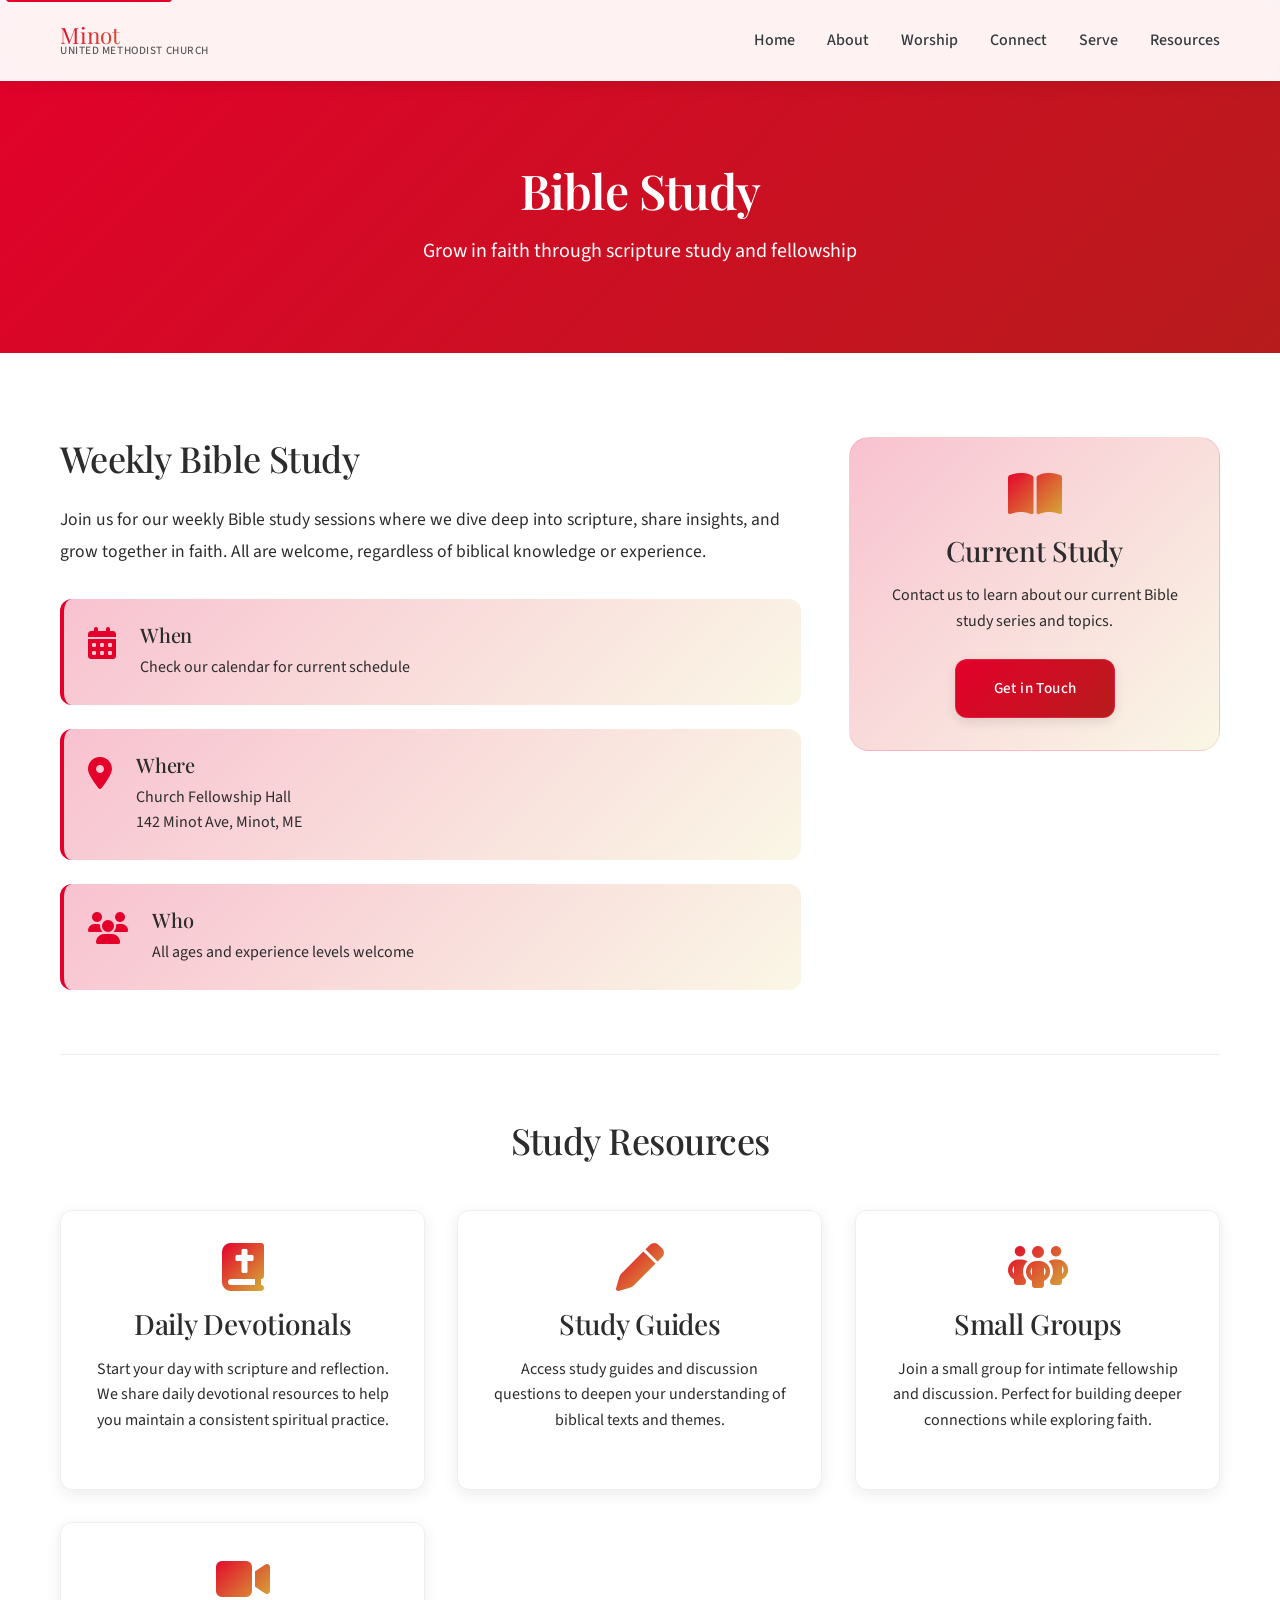
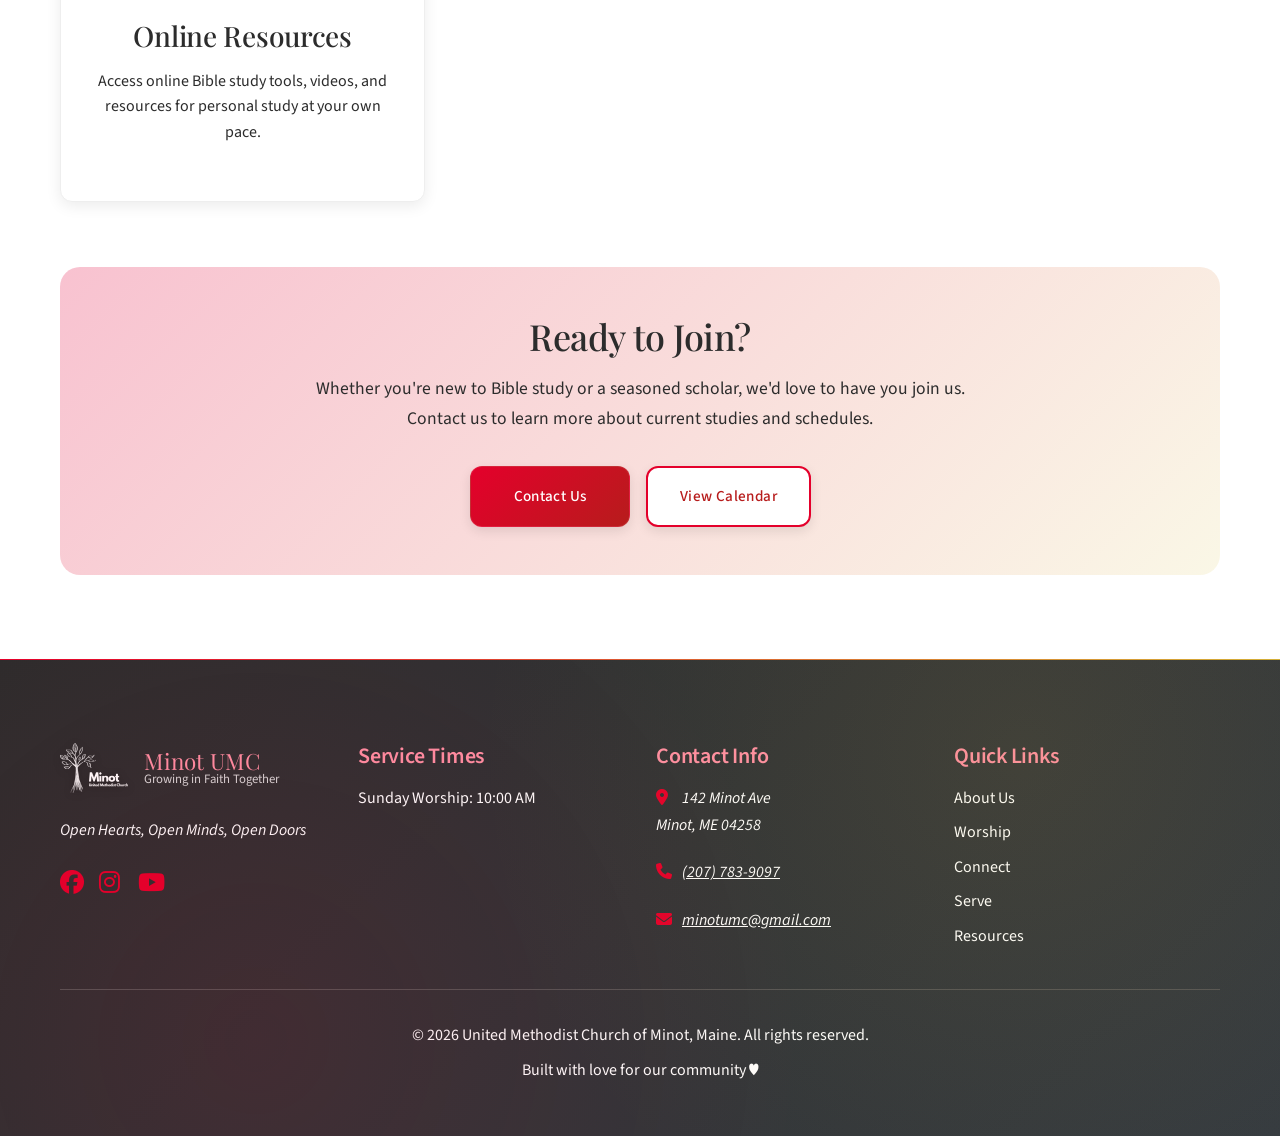
<file: bible-study.html>
<!DOCTYPE html>
<html lang="en">
<head>
    <meta charset="UTF-8">
    <meta name="viewport" content="width=device-width, initial-scale=1.0, viewport-fit=cover">
    <title>Bible Study - United Methodist Church of Minot, Maine</title>
    <meta name="description" content="Join our Bible study programs at United Methodist Church of Minot. Daily devotionals and study guides for spiritual growth.">
    <meta name="keywords" content="Bible study, devotionals, scripture, United Methodist Church, Minot Maine, spiritual growth">
    <link rel="canonical" href="https://umc-minot-maine.netlify.app/bible-study.html">
    <meta property="og:type" content="website">
    <meta property="og:site_name" content="UMC Minot">
    <meta property="og:title" content="Bible Study - United Methodist Church of Minot, Maine">
    <meta property="og:description" content="Join our Bible study programs at United Methodist Church of Minot. Daily devotionals and study guides for spiritual growth.">
    <meta property="og:url" content="https://umc-minot-maine.netlify.app/bible-study.html">
    <meta property="og:image" content="https://umc-minot-maine.netlify.app/images/minot+umc.jpg">

    <!-- Google Fonts -->
    <link href="https://fonts.googleapis.com/css2?family=Playfair+Display:wght@400;500;600;700&family=Source+Sans+Pro:wght@300;400;500;600;700&display=swap" rel="stylesheet">

    <!-- Font Awesome Icons -->
    <link rel="stylesheet" href="https://cdnjs.cloudflare.com/ajax/libs/font-awesome/6.4.0/css/all.min.css">

    <!-- Brand Design Tokens -->
    <link rel="stylesheet" href="brand-tokens.css">

    <!-- Custom CSS -->
    <link rel="stylesheet" href="styles.css">

    <!-- Favicon -->
    <link rel="icon" type="image/svg+xml" href="favicon.svg">

    <!-- PWA Manifest -->
    <link rel="manifest" href="manifest.json">
    <meta name="theme-color" content="#e4002b">
</head>
<body>
    <!-- Skip to content link for accessibility -->
    <a href="#main-content" class="skip-link">Skip to main content</a>

    <!-- Navigation -->
    <nav class="navbar" id="navbar" role="navigation" aria-label="Main navigation">
        <div class="nav-container">
            <div class="nav-logo">
                <a href="index.html" style="text-decoration: none;">
                    <div class="logo-text-container">
                        <span class="logo-text-main">Minot</span>
                        <span class="logo-text-sub">United Methodist Church</span>
                    </div>
                </a>
            </div>

            <div class="nav-menu" id="nav-menu">
                <a href="index.html#home" class="nav-link">Home</a>
                <a href="index.html#about" class="nav-link">About</a>
                <a href="index.html#worship" class="nav-link">Worship</a>
                <a href="index.html#connect" class="nav-link">Connect</a>
                <a href="index.html#serve" class="nav-link">Serve</a>
                <a href="index.html#resources" class="nav-link">Resources</a>
            </div>

            <button class="nav-toggle" id="nav-toggle" aria-expanded="false" aria-controls="nav-menu" aria-label="Toggle navigation menu">
                <span class="bar"></span>
                <span class="bar"></span>
                <span class="bar"></span>
            </button>
        </div>
    </nav>

    <!-- Main Content -->
    <main id="main-content">
        <!-- Page Header -->
        <section class="page-header">
            <div class="container">
                <h1>Bible Study</h1>
                <p class="lead">Grow in faith through scripture study and fellowship</p>
            </div>
        </section>

        <!-- Bible Study Programs Section -->
        <section class="bible-study-content">
            <div class="container">
                <div class="content-grid">
                    <article class="study-section">
                        <h2>Weekly Bible Study</h2>
                        <p>Join us for our weekly Bible study sessions where we dive deep into scripture, share insights, and grow together in faith. All are welcome, regardless of biblical knowledge or experience.</p>

                        <div class="study-details">
                            <div class="detail-box">
                                <i class="fas fa-calendar-alt"></i>
                                <div>
                                    <h3>When</h3>
                                    <p>Check our calendar for current schedule</p>
                                </div>
                            </div>
                            <div class="detail-box">
                                <i class="fas fa-map-marker-alt"></i>
                                <div>
                                    <h3>Where</h3>
                                    <p>Church Fellowship Hall<br>142 Minot Ave, Minot, ME</p>
                                </div>
                            </div>
                            <div class="detail-box">
                                <i class="fas fa-users"></i>
                                <div>
                                    <h3>Who</h3>
                                    <p>All ages and experience levels welcome</p>
                                </div>
                            </div>
                        </div>
                    </article>

                    <aside class="study-sidebar">
                        <div class="sidebar-card">
                            <i class="fas fa-book-open"></i>
                            <h3>Current Study</h3>
                            <p>Contact us to learn about our current Bible study series and topics.</p>
                            <a href="index.html#connect" class="btn btn-primary">Get in Touch</a>
                        </div>
                    </aside>
                </div>

                <!-- Study Resources -->
                <div class="resources-section">
                    <h2>Study Resources</h2>
                    <div class="resources-grid">
                        <div class="resource-card">
                            <i class="fas fa-book-bible"></i>
                            <h3>Daily Devotionals</h3>
                            <p>Start your day with scripture and reflection. We share daily devotional resources to help you maintain a consistent spiritual practice.</p>
                        </div>
                        <div class="resource-card">
                            <i class="fas fa-pen"></i>
                            <h3>Study Guides</h3>
                            <p>Access study guides and discussion questions to deepen your understanding of biblical texts and themes.</p>
                        </div>
                        <div class="resource-card">
                            <i class="fas fa-people-group"></i>
                            <h3>Small Groups</h3>
                            <p>Join a small group for intimate fellowship and discussion. Perfect for building deeper connections while exploring faith.</p>
                        </div>
                        <div class="resource-card">
                            <i class="fas fa-video"></i>
                            <h3>Online Resources</h3>
                            <p>Access online Bible study tools, videos, and resources for personal study at your own pace.</p>
                        </div>
                    </div>
                </div>

                <!-- Call to Action -->
                <div class="cta-section">
                    <h2>Ready to Join?</h2>
                    <p>Whether you're new to Bible study or a seasoned scholar, we'd love to have you join us. Contact us to learn more about current studies and schedules.</p>
                    <div class="cta-buttons">
                        <a href="index.html#connect" class="btn btn-primary">Contact Us</a>
                        <a href="calendar.html" class="btn btn-secondary">View Calendar</a>
                    </div>
                </div>
            </div>
        </section>
    </main>

    <!-- Footer -->
    <footer class="footer" role="contentinfo">
        <div class="container">
            <div class="footer-content">
                <div class="footer-section">
                    <div class="footer-logo">
                        <img src="images/footer-logo.png?v=2" alt="Minot United Methodist Church tree logo" class="footer-logo-img" width="60" height="60" onerror="this.style.display='none';">
                        <div class="footer-logo-text">
                            <span class="footer-logo-main">Minot UMC</span>
                            <span class="footer-logo-tagline">Growing in Faith Together</span>
                        </div>
                    </div>
                    <p><em>Open Hearts, Open Minds, Open Doors</em></p>
                    <div class="social-links" role="group" aria-label="Social media links">
                        <a href="#" aria-label="Visit our Facebook page"><i class="fab fa-facebook" aria-hidden="true"></i></a>
                        <a href="#" aria-label="Follow us on Instagram"><i class="fab fa-instagram" aria-hidden="true"></i></a>
                        <a href="#" aria-label="Subscribe to our YouTube channel"><i class="fab fa-youtube" aria-hidden="true"></i></a>
                    </div>
                </div>

                <div class="footer-section">
                    <h4>Service Times</h4>
                    <ul>
                        <li>Sunday Worship: <time datetime="10:00">10:00 AM</time></li>
                    </ul>
                </div>

                <div class="footer-section">
                    <h4>Contact Info</h4>
                    <address>
                        <p><i class="fas fa-map-marker-alt" aria-hidden="true"></i> 142 Minot Ave<br>Minot, ME 04258</p>
                        <p><i class="fas fa-phone" aria-hidden="true"></i> <a href="tel:+12077839097">(207) 783-9097</a></p>
                        <p><i class="fas fa-envelope" aria-hidden="true"></i> <a href="mailto:minotumc@gmail.com">minotumc@gmail.com</a></p>
                    </address>
                </div>

                <nav class="footer-section" aria-label="Footer navigation">
                    <h4>Quick Links</h4>
                    <ul>
                        <li><a href="index.html#about">About Us</a></li>
                        <li><a href="index.html#worship">Worship</a></li>
                        <li><a href="index.html#connect">Connect</a></li>
                        <li><a href="index.html#serve">Serve</a></li>
                        <li><a href="index.html#resources">Resources</a></li>
                    </ul>
                </nav>
            </div>

            <div class="footer-bottom">
                <p>&copy; <span id="current-year">2024</span> United Methodist Church of Minot, Maine. All rights reserved.</p>
                <p>Built with love for our community ♥</p>
            </div>
        </div>
    </footer>

    <!-- Update current year dynamically -->
    <script>
        document.getElementById('current-year').textContent = new Date().getFullYear();
    </script>

    <!-- JavaScript -->
    <script src="script.js" defer></script>

    <!-- Inline styles for page-specific content -->
    <style>
        .page-header {
            padding: calc(var(--nav-height) + 4rem) 0 4rem;
            background: linear-gradient(135deg, var(--brand-crimson) 0%, var(--brand-crimson-dark) 100%);
            color: white;
            text-align: center;
        }

        .page-header h1 {
            color: white;
            margin-bottom: 1rem;
            font-size: 3rem;
        }

        .page-header .lead {
            color: white;
            font-size: 1.25rem;
            max-width: 600px;
            margin: 0 auto;
        }

        .bible-study-content {
            padding: 4rem 0;
            background: var(--white);
        }

        .content-grid {
            display: grid;
            grid-template-columns: 2fr 1fr;
            gap: 3rem;
            margin-bottom: 4rem;
        }

        .study-section h2 {
            color: var(--brand-deep-purple);
            margin-bottom: 1.5rem;
        }

        .study-section p {
            font-size: 1.1rem;
            line-height: 1.8;
            margin-bottom: 2rem;
        }

        .study-details {
            display: flex;
            flex-direction: column;
            gap: 1.5rem;
            margin-top: 2rem;
        }

        .detail-box {
            display: flex;
            gap: 1.5rem;
            padding: 1.5rem;
            background: var(--gradient-subtle);
            border-radius: var(--border-radius);
            border-left: 4px solid var(--brand-crimson);
        }

        .detail-box i {
            font-size: 2rem;
            color: var(--brand-crimson);
            margin-top: 0.25rem;
        }

        .detail-box h3 {
            color: var(--brand-deep-purple);
            margin-bottom: 0.5rem;
            font-size: 1.25rem;
        }

        .detail-box p {
            margin: 0;
            font-size: 1rem;
            line-height: 1.6;
        }

        .study-sidebar {
            position: sticky;
            top: calc(var(--nav-height) + 2rem);
            height: fit-content;
        }

        .sidebar-card {
            background: var(--gradient-subtle);
            padding: 2rem;
            border-radius: var(--border-radius-large);
            text-align: center;
            border: 1px solid rgba(228, 0, 43, 0.1);
        }

        .sidebar-card i {
            font-size: 3rem;
            background: var(--gradient-flame);
            -webkit-background-clip: text;
            -webkit-text-fill-color: transparent;
            background-clip: text;
            margin-bottom: 1rem;
        }

        .sidebar-card h3 {
            color: var(--brand-deep-purple);
            margin-bottom: 1rem;
        }

        .sidebar-card p {
            margin-bottom: 1.5rem;
            line-height: 1.6;
        }

        .resources-section {
            margin-top: 4rem;
            padding-top: 4rem;
            border-top: 1px solid #eee;
        }

        .resources-section h2 {
            text-align: center;
            color: var(--brand-deep-purple);
            margin-bottom: 3rem;
        }

        .cta-section {
            margin-top: 4rem;
            padding: 3rem;
            background: var(--gradient-subtle);
            border-radius: var(--border-radius-large);
            text-align: center;
        }

        .cta-section h2 {
            color: var(--brand-deep-purple);
            margin-bottom: 1rem;
        }

        .cta-section p {
            font-size: 1.1rem;
            margin-bottom: 2rem;
            max-width: 700px;
            margin-left: auto;
            margin-right: auto;
        }

        .cta-buttons {
            display: flex;
            gap: 1rem;
            justify-content: center;
            flex-wrap: wrap;
        }

        /* Mobile responsive */
        @media (max-width: 768px) {
            .page-header h1 {
                font-size: 2rem;
            }

            .content-grid {
                grid-template-columns: 1fr;
                gap: 2rem;
            }

            .study-sidebar {
                position: static;
            }

            .detail-box {
                flex-direction: column;
                gap: 1rem;
            }

            .cta-buttons {
                flex-direction: column;
                align-items: center;
            }

            .btn {
                width: 100%;
                max-width: 250px;
            }
        }

        /* Footer text visibility fixes */
        .footer address,
        .footer address p,
        .footer address a,
        .footer p,
        .footer li,
        .footer-section p {
            color: #ffffff !important;
        }

        .footer address a:hover {
            color: var(--brand-crimson) !important;
        }
    </style>
</body>
</html>
</file>
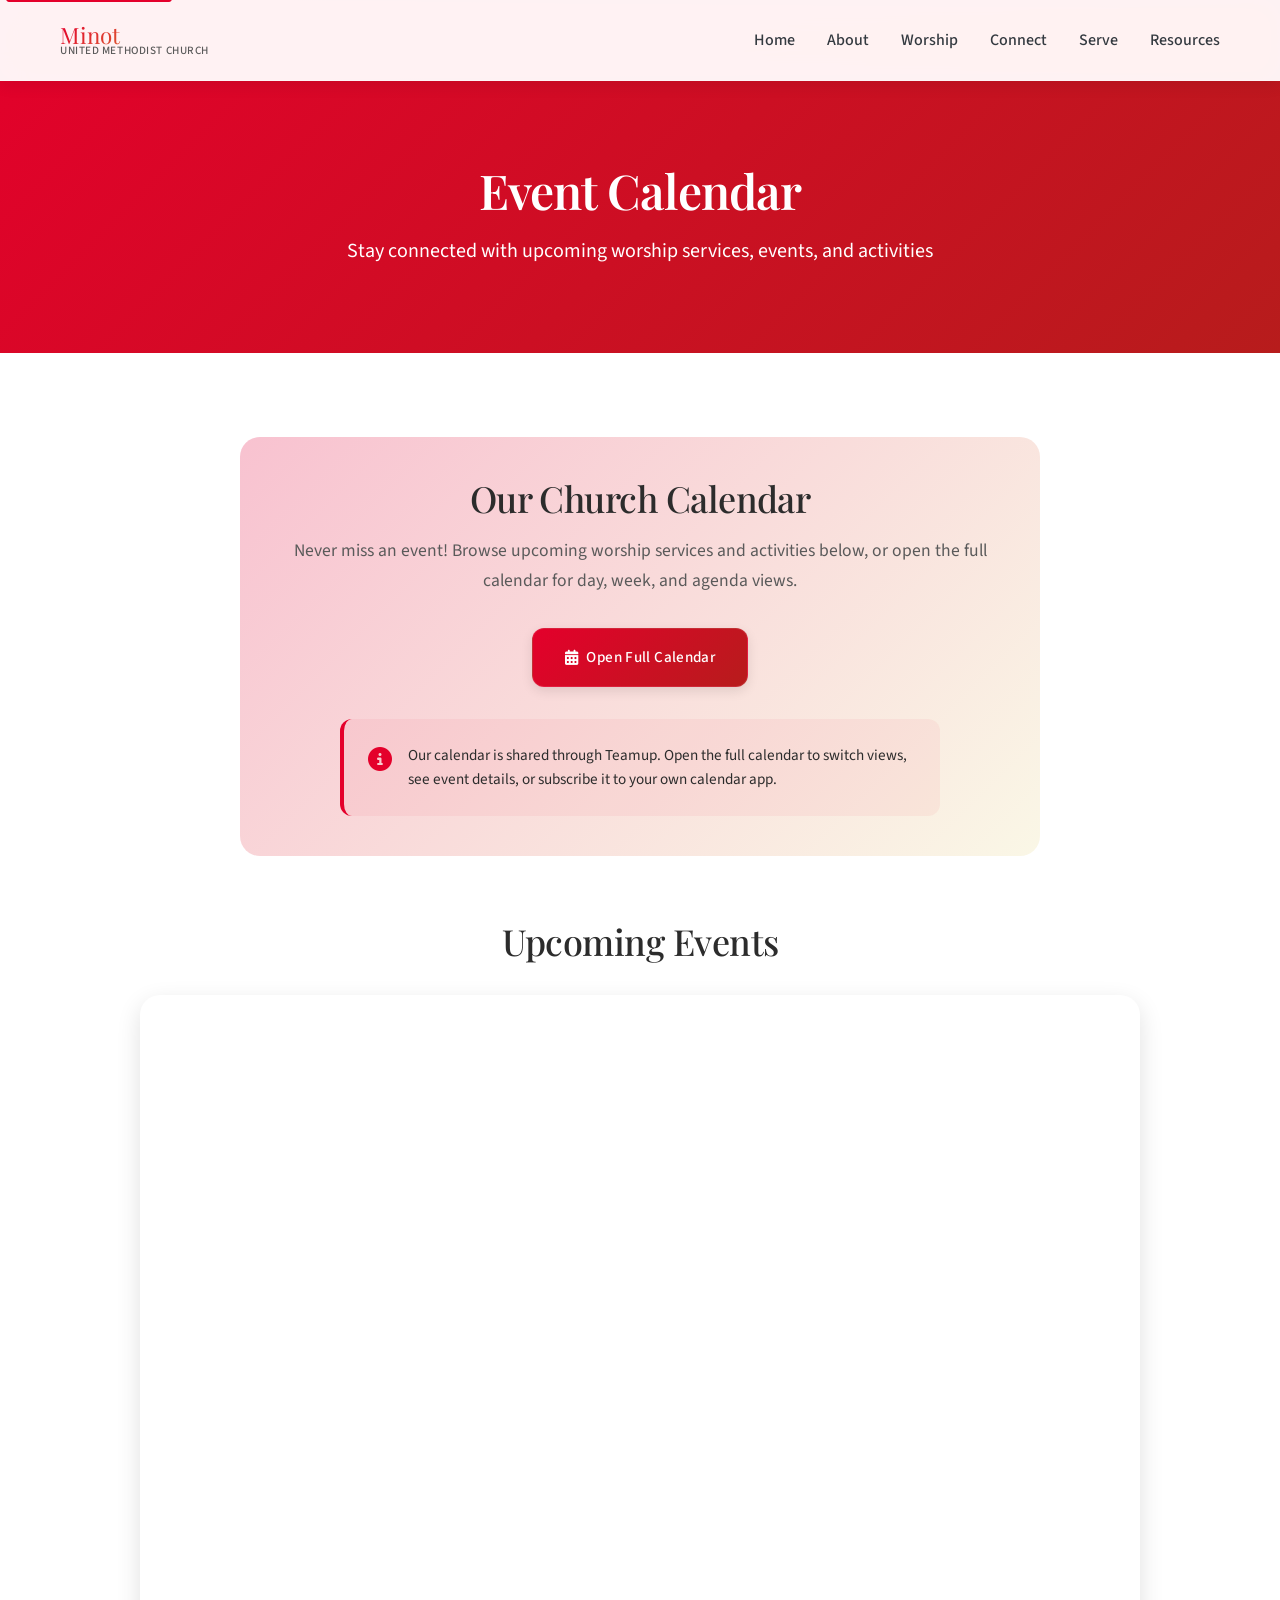
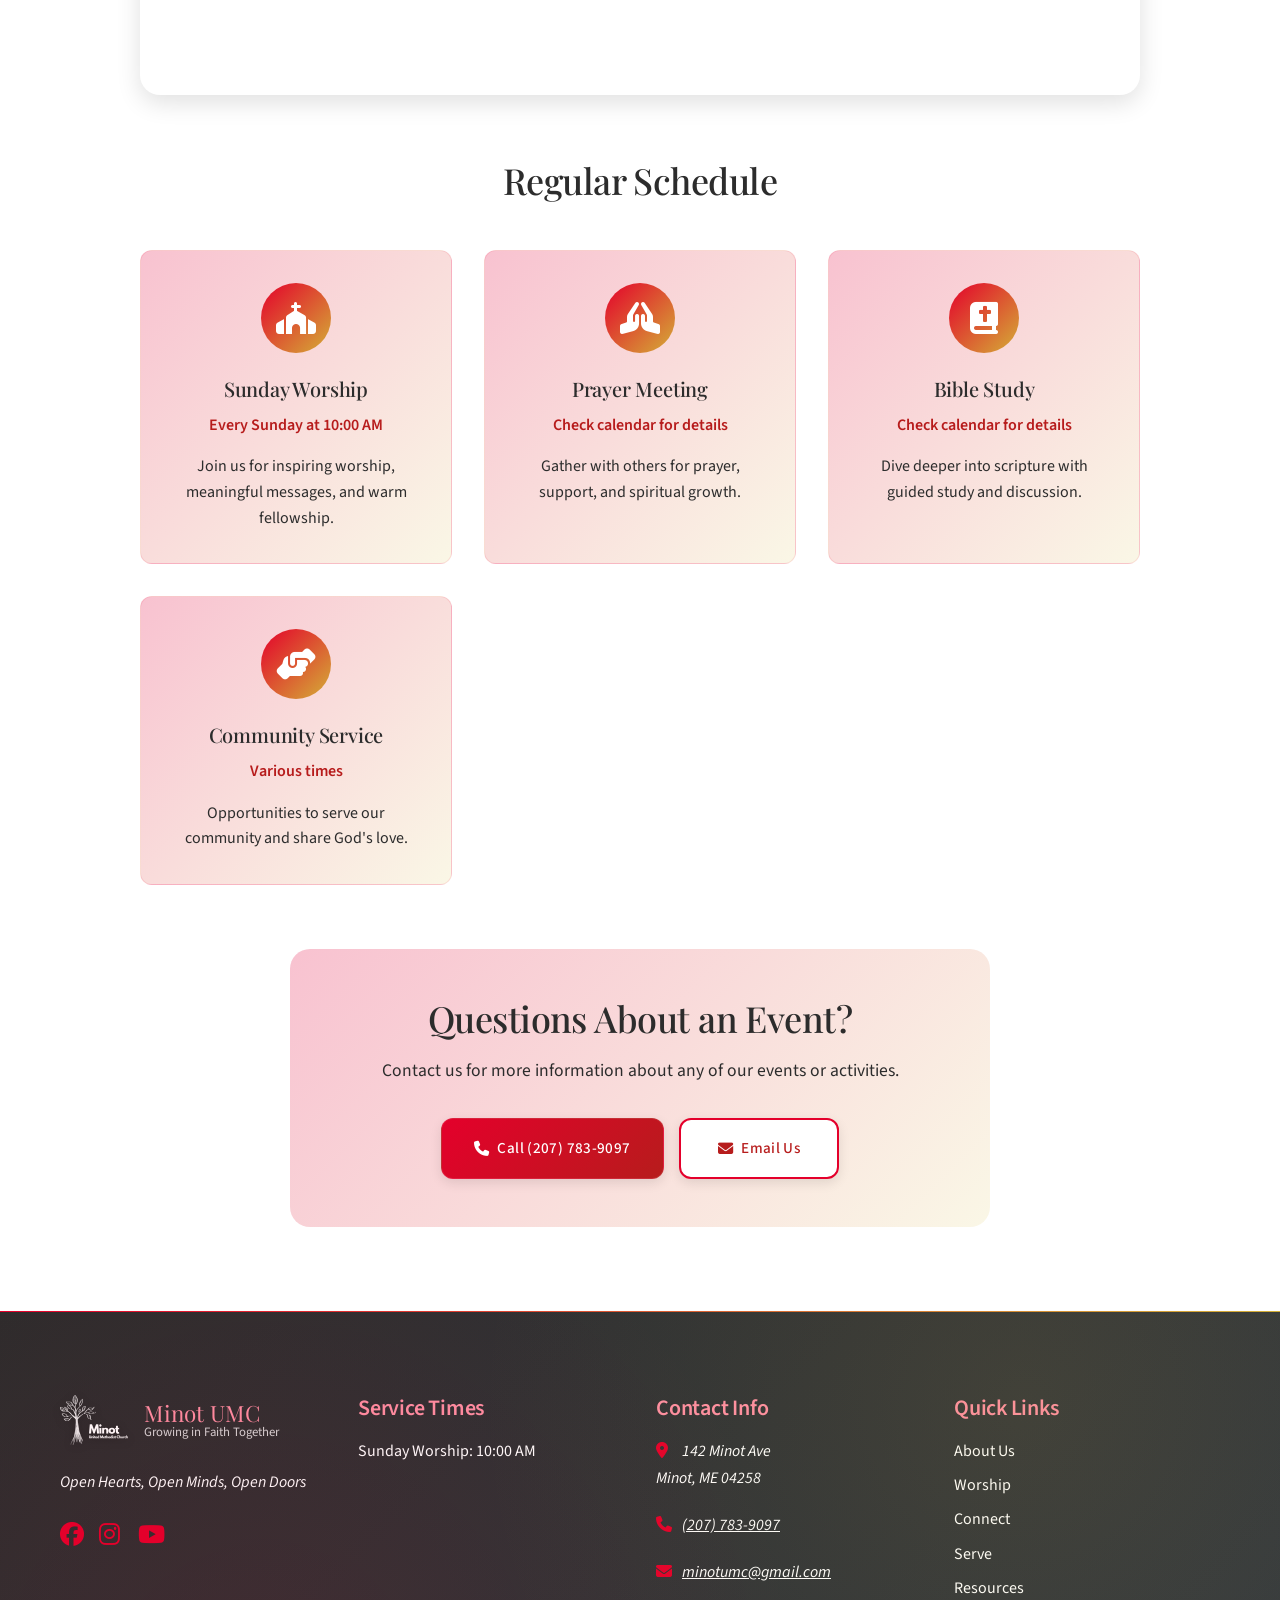
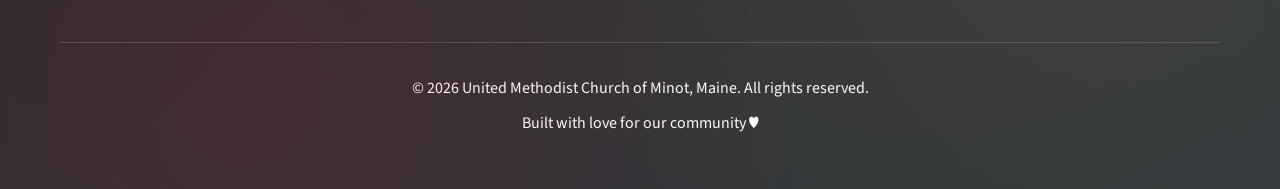
<file: calendar.html>
<!DOCTYPE html>
<html lang="en">
<head>
    <meta charset="UTF-8">
    <meta name="viewport" content="width=device-width, initial-scale=1.0, viewport-fit=cover">
    <title>Event Calendar - United Methodist Church of Minot, Maine</title>
    <meta name="description" content="View upcoming events, worship services, and activities at United Methodist Church of Minot, Maine.">
    <meta name="keywords" content="church calendar, events, worship services, United Methodist Church, Minot Maine">
    <link rel="canonical" href="https://umc-minot-maine.netlify.app/calendar.html">
    <meta property="og:type" content="website">
    <meta property="og:site_name" content="UMC Minot">
    <meta property="og:title" content="Event Calendar - United Methodist Church of Minot, Maine">
    <meta property="og:description" content="View upcoming events, worship services, and activities at United Methodist Church of Minot, Maine.">
    <meta property="og:url" content="https://umc-minot-maine.netlify.app/calendar.html">
    <meta property="og:image" content="https://umc-minot-maine.netlify.app/images/minot+umc.jpg">

    <!-- Google Fonts -->
    <link href="https://fonts.googleapis.com/css2?family=Playfair+Display:wght@400;500;600;700&family=Source+Sans+Pro:wght@300;400;500;600;700&display=swap" rel="stylesheet">

    <!-- Font Awesome Icons -->
    <link rel="stylesheet" href="https://cdnjs.cloudflare.com/ajax/libs/font-awesome/6.4.0/css/all.min.css">

    <!-- Brand Design Tokens -->
    <link rel="stylesheet" href="brand-tokens.css">

    <!-- Custom CSS -->
    <link rel="stylesheet" href="styles.css">

    <!-- Favicon -->
    <link rel="icon" type="image/svg+xml" href="favicon.svg">

    <!-- PWA Manifest -->
    <link rel="manifest" href="manifest.json">
    <meta name="theme-color" content="#e4002b">
</head>
<body>
    <!-- Skip to content link for accessibility -->
    <a href="#main-content" class="skip-link">Skip to main content</a>

    <!-- Navigation -->
    <nav class="navbar" id="navbar" role="navigation" aria-label="Main navigation">
        <div class="nav-container">
            <div class="nav-logo">
                <a href="index.html" style="text-decoration: none;">
                    <div class="logo-text-container">
                        <span class="logo-text-main">Minot</span>
                        <span class="logo-text-sub">United Methodist Church</span>
                    </div>
                </a>
            </div>

            <div class="nav-menu" id="nav-menu">
                <a href="index.html#home" class="nav-link">Home</a>
                <a href="index.html#about" class="nav-link">About</a>
                <a href="index.html#worship" class="nav-link">Worship</a>
                <a href="index.html#connect" class="nav-link">Connect</a>
                <a href="index.html#serve" class="nav-link">Serve</a>
                <a href="index.html#resources" class="nav-link">Resources</a>
            </div>

            <button class="nav-toggle" id="nav-toggle" aria-expanded="false" aria-controls="nav-menu" aria-label="Toggle navigation menu">
                <span class="bar"></span>
                <span class="bar"></span>
                <span class="bar"></span>
            </button>
        </div>
    </nav>

    <!-- Main Content -->
    <main id="main-content">
        <!-- Page Header -->
        <section class="page-header">
            <div class="container">
                <h1>Event Calendar</h1>
                <p class="lead">Stay connected with upcoming worship services, events, and activities</p>
            </div>
        </section>

        <!-- Calendar Content -->
        <section class="calendar-content">
            <div class="container">
                <!-- Calendar Actions -->
                <div class="calendar-actions">
                    <h2>Our Church Calendar</h2>
                    <p>Never miss an event! Browse upcoming worship services and activities below, or open the full calendar for day, week, and agenda views.</p>

                    <div class="subscribe-buttons">
                        <a href="https://teamup.com/ks63jj4cc1zjdvrkmu"
                           target="_blank"
                           rel="noopener noreferrer"
                           class="btn btn-primary">
                            <i class="fas fa-calendar-alt"></i>
                            Open Full Calendar
                        </a>
                    </div>

                    <div class="calendar-note">
                        <i class="fas fa-info-circle"></i>
                        <p>Our calendar is shared through Teamup. Open the full calendar to switch views, see event details, or subscribe it to your own calendar app.</p>
                    </div>
                </div>

                <!-- Embedded Google Calendar -->
                <div class="calendar-embed-container">
                    <h2>Upcoming Events</h2>
                    <div class="calendar-wrapper">
                        <iframe src="https://teamup.com/ks63jj4cc1zjdvrkmu?showLogo=0&showProfileAndInfo=0&showSidepanel=0&disableSidepanel=1&showViewSelector=1&showTitle=0&showAgendaHeader=1&view=m"
                                style="border-width:0"
                                width="100%"
                                height="700"
                                frameborder="0"
                                scrolling="yes"
                                loading="lazy"
                                title="United Methodist Church of Minot Event Calendar"></iframe>
                    </div>
                </div>

                <!-- Regular Events Info -->
                <div class="regular-events">
                    <h2>Regular Schedule</h2>
                    <div class="events-grid">
                        <div class="event-card">
                            <div class="event-icon">
                                <i class="fas fa-church"></i>
                            </div>
                            <h3>Sunday Worship</h3>
                            <p class="event-time">Every Sunday at 10:00 AM</p>
                            <p>Join us for inspiring worship, meaningful messages, and warm fellowship.</p>
                        </div>

                        <div class="event-card">
                            <div class="event-icon">
                                <i class="fas fa-praying-hands"></i>
                            </div>
                            <h3>Prayer Meeting</h3>
                            <p class="event-time">Check calendar for details</p>
                            <p>Gather with others for prayer, support, and spiritual growth.</p>
                        </div>

                        <div class="event-card">
                            <div class="event-icon">
                                <i class="fas fa-book-bible"></i>
                            </div>
                            <h3>Bible Study</h3>
                            <p class="event-time">Check calendar for details</p>
                            <p>Dive deeper into scripture with guided study and discussion.</p>
                        </div>

                        <div class="event-card">
                            <div class="event-icon">
                                <i class="fas fa-hands-helping"></i>
                            </div>
                            <h3>Community Service</h3>
                            <p class="event-time">Various times</p>
                            <p>Opportunities to serve our community and share God's love.</p>
                        </div>
                    </div>
                </div>

                <!-- Contact CTA -->
                <div class="calendar-cta">
                    <h2>Questions About an Event?</h2>
                    <p>Contact us for more information about any of our events or activities.</p>
                    <div class="cta-buttons">
                        <a href="tel:+12077839097" class="btn btn-primary">
                            <i class="fas fa-phone"></i>
                            Call (207) 783-9097
                        </a>
                        <a href="mailto:minotumc@gmail.com" class="btn btn-secondary">
                            <i class="fas fa-envelope"></i>
                            Email Us
                        </a>
                    </div>
                </div>
            </div>
        </section>
    </main>

    <!-- Footer -->
    <footer class="footer" role="contentinfo">
        <div class="container">
            <div class="footer-content">
                <div class="footer-section">
                    <div class="footer-logo">
                        <img src="images/footer-logo.png?v=2" alt="Minot United Methodist Church tree logo" class="footer-logo-img" width="60" height="60" onerror="this.style.display='none';">
                        <div class="footer-logo-text">
                            <span class="footer-logo-main">Minot UMC</span>
                            <span class="footer-logo-tagline">Growing in Faith Together</span>
                        </div>
                    </div>
                    <p><em>Open Hearts, Open Minds, Open Doors</em></p>
                    <div class="social-links" role="group" aria-label="Social media links">
                        <a href="#" aria-label="Visit our Facebook page"><i class="fab fa-facebook" aria-hidden="true"></i></a>
                        <a href="#" aria-label="Follow us on Instagram"><i class="fab fa-instagram" aria-hidden="true"></i></a>
                        <a href="#" aria-label="Subscribe to our YouTube channel"><i class="fab fa-youtube" aria-hidden="true"></i></a>
                    </div>
                </div>

                <div class="footer-section">
                    <h4>Service Times</h4>
                    <ul>
                        <li>Sunday Worship: <time datetime="10:00">10:00 AM</time></li>
                    </ul>
                </div>

                <div class="footer-section">
                    <h4>Contact Info</h4>
                    <address>
                        <p><i class="fas fa-map-marker-alt" aria-hidden="true"></i> 142 Minot Ave<br>Minot, ME 04258</p>
                        <p><i class="fas fa-phone" aria-hidden="true"></i> <a href="tel:+12077839097">(207) 783-9097</a></p>
                        <p><i class="fas fa-envelope" aria-hidden="true"></i> <a href="mailto:minotumc@gmail.com">minotumc@gmail.com</a></p>
                    </address>
                </div>

                <nav class="footer-section" aria-label="Footer navigation">
                    <h4>Quick Links</h4>
                    <ul>
                        <li><a href="index.html#about">About Us</a></li>
                        <li><a href="index.html#worship">Worship</a></li>
                        <li><a href="index.html#connect">Connect</a></li>
                        <li><a href="index.html#serve">Serve</a></li>
                        <li><a href="index.html#resources">Resources</a></li>
                    </ul>
                </nav>
            </div>

            <div class="footer-bottom">
                <p>&copy; <span id="current-year">2024</span> United Methodist Church of Minot, Maine. All rights reserved.</p>
                <p>Built with love for our community ♥</p>
            </div>
        </div>
    </footer>

    <!-- Update current year dynamically -->
    <script>
        document.getElementById('current-year').textContent = new Date().getFullYear();
    </script>

    <!-- JavaScript -->
    <script src="script.js" defer></script>

    <!-- Inline styles for page-specific content -->
    <style>
        .page-header {
            padding: calc(var(--nav-height) + 4rem) 0 4rem;
            background: linear-gradient(135deg, var(--brand-crimson) 0%, var(--brand-crimson-dark) 100%);
            color: white;
            text-align: center;
        }

        .page-header h1 {
            color: white;
            margin-bottom: 1rem;
            font-size: 3rem;
        }

        .page-header .lead {
            color: white;
            font-size: 1.25rem;
            max-width: 600px;
            margin: 0 auto;
        }

        .calendar-content {
            padding: 4rem 0;
            background: var(--white);
        }

        .calendar-actions {
            text-align: center;
            max-width: 800px;
            margin: 0 auto 4rem;
            padding: 2.5rem;
            background: var(--gradient-subtle);
            border-radius: var(--border-radius-large);
        }

        .calendar-actions h2 {
            color: var(--brand-deep-purple);
            margin-bottom: 1rem;
        }

        .calendar-actions > p {
            font-size: 1.1rem;
            margin-bottom: 2rem;
            color: var(--brand-neutral-cool);
        }

        .subscribe-buttons {
            display: flex;
            gap: 1rem;
            justify-content: center;
            flex-wrap: wrap;
            margin-bottom: 2rem;
        }

        .subscribe-buttons .btn {
            display: inline-flex;
            align-items: center;
            gap: 0.5rem;
        }

        .calendar-note {
            display: flex;
            align-items: flex-start;
            gap: 1rem;
            padding: 1.5rem;
            background: rgba(228, 0, 43, 0.05);
            border-radius: var(--border-radius);
            border-left: 4px solid var(--brand-crimson);
            text-align: left;
            max-width: 600px;
            margin: 0 auto;
        }

        .calendar-note i {
            font-size: 1.5rem;
            color: var(--brand-crimson);
            margin-top: 0.25rem;
        }

        .calendar-note p {
            margin: 0;
            font-size: 0.95rem;
            line-height: 1.6;
        }

        .calendar-embed-container {
            max-width: 1000px;
            margin: 0 auto 4rem;
        }

        .calendar-embed-container h2 {
            text-align: center;
            color: var(--brand-deep-purple);
            margin-bottom: 2rem;
        }

        .calendar-wrapper {
            border-radius: var(--border-radius-large);
            overflow: hidden;
            box-shadow: var(--shadow-medium);
            background: white;
        }

        .calendar-wrapper iframe {
            display: block;
        }

        .regular-events {
            max-width: 1000px;
            margin: 0 auto 4rem;
        }

        .regular-events h2 {
            text-align: center;
            color: var(--brand-deep-purple);
            margin-bottom: 3rem;
        }

        .events-grid {
            display: grid;
            grid-template-columns: repeat(auto-fit, minmax(250px, 1fr));
            gap: 2rem;
        }

        .event-card {
            background: var(--gradient-subtle);
            padding: 2rem;
            border-radius: var(--border-radius);
            text-align: center;
            border: 1px solid rgba(228, 0, 43, 0.1);
            transition: all var(--transition-medium);
        }

        .event-card:hover {
            transform: translateY(-5px);
            box-shadow: var(--shadow-medium);
            border-color: rgba(228, 0, 43, 0.2);
        }

        .event-icon {
            width: 70px;
            height: 70px;
            background: var(--gradient-flame);
            border-radius: 50%;
            display: flex;
            align-items: center;
            justify-content: center;
            margin: 0 auto 1.5rem;
        }

        .event-icon i {
            font-size: 2rem;
            color: white;
        }

        .event-card h3 {
            color: var(--brand-deep-purple);
            margin-bottom: 0.75rem;
            font-size: 1.25rem;
        }

        .event-time {
            color: var(--brand-crimson-dark);
            font-weight: 600;
            margin-bottom: 1rem !important;
            font-size: 1rem;
        }

        .event-card p {
            margin: 0;
            line-height: 1.6;
        }

        .calendar-cta {
            text-align: center;
            max-width: 700px;
            margin: 0 auto;
            padding: 3rem;
            background: var(--gradient-subtle);
            border-radius: var(--border-radius-large);
        }

        .calendar-cta h2 {
            color: var(--brand-deep-purple);
            margin-bottom: 1rem;
        }

        .calendar-cta p {
            font-size: 1.1rem;
            margin-bottom: 2rem;
        }

        .cta-buttons {
            display: flex;
            gap: 1rem;
            justify-content: center;
            flex-wrap: wrap;
        }

        .cta-buttons .btn {
            display: inline-flex;
            align-items: center;
            gap: 0.5rem;
        }

        /* Mobile responsive */
        @media (max-width: 768px) {
            .page-header h1 {
                font-size: 2rem;
            }

            .calendar-actions,
            .calendar-cta {
                padding: 2rem 1.5rem;
            }

            .subscribe-buttons,
            .cta-buttons {
                flex-direction: column;
                align-items: center;
            }

            .btn {
                width: 100%;
                max-width: 280px;
            }

            .events-grid {
                grid-template-columns: 1fr;
            }

            .calendar-wrapper iframe {
                height: 500px;
            }
        }

        /* Footer text visibility fixes */
        .footer address,
        .footer address p,
        .footer address a,
        .footer p,
        .footer li,
        .footer-section p {
            color: #ffffff !important;
        }

        .footer address a:hover {
            color: var(--brand-crimson) !important;
        }
    </style>
</body>
</html>
</file>
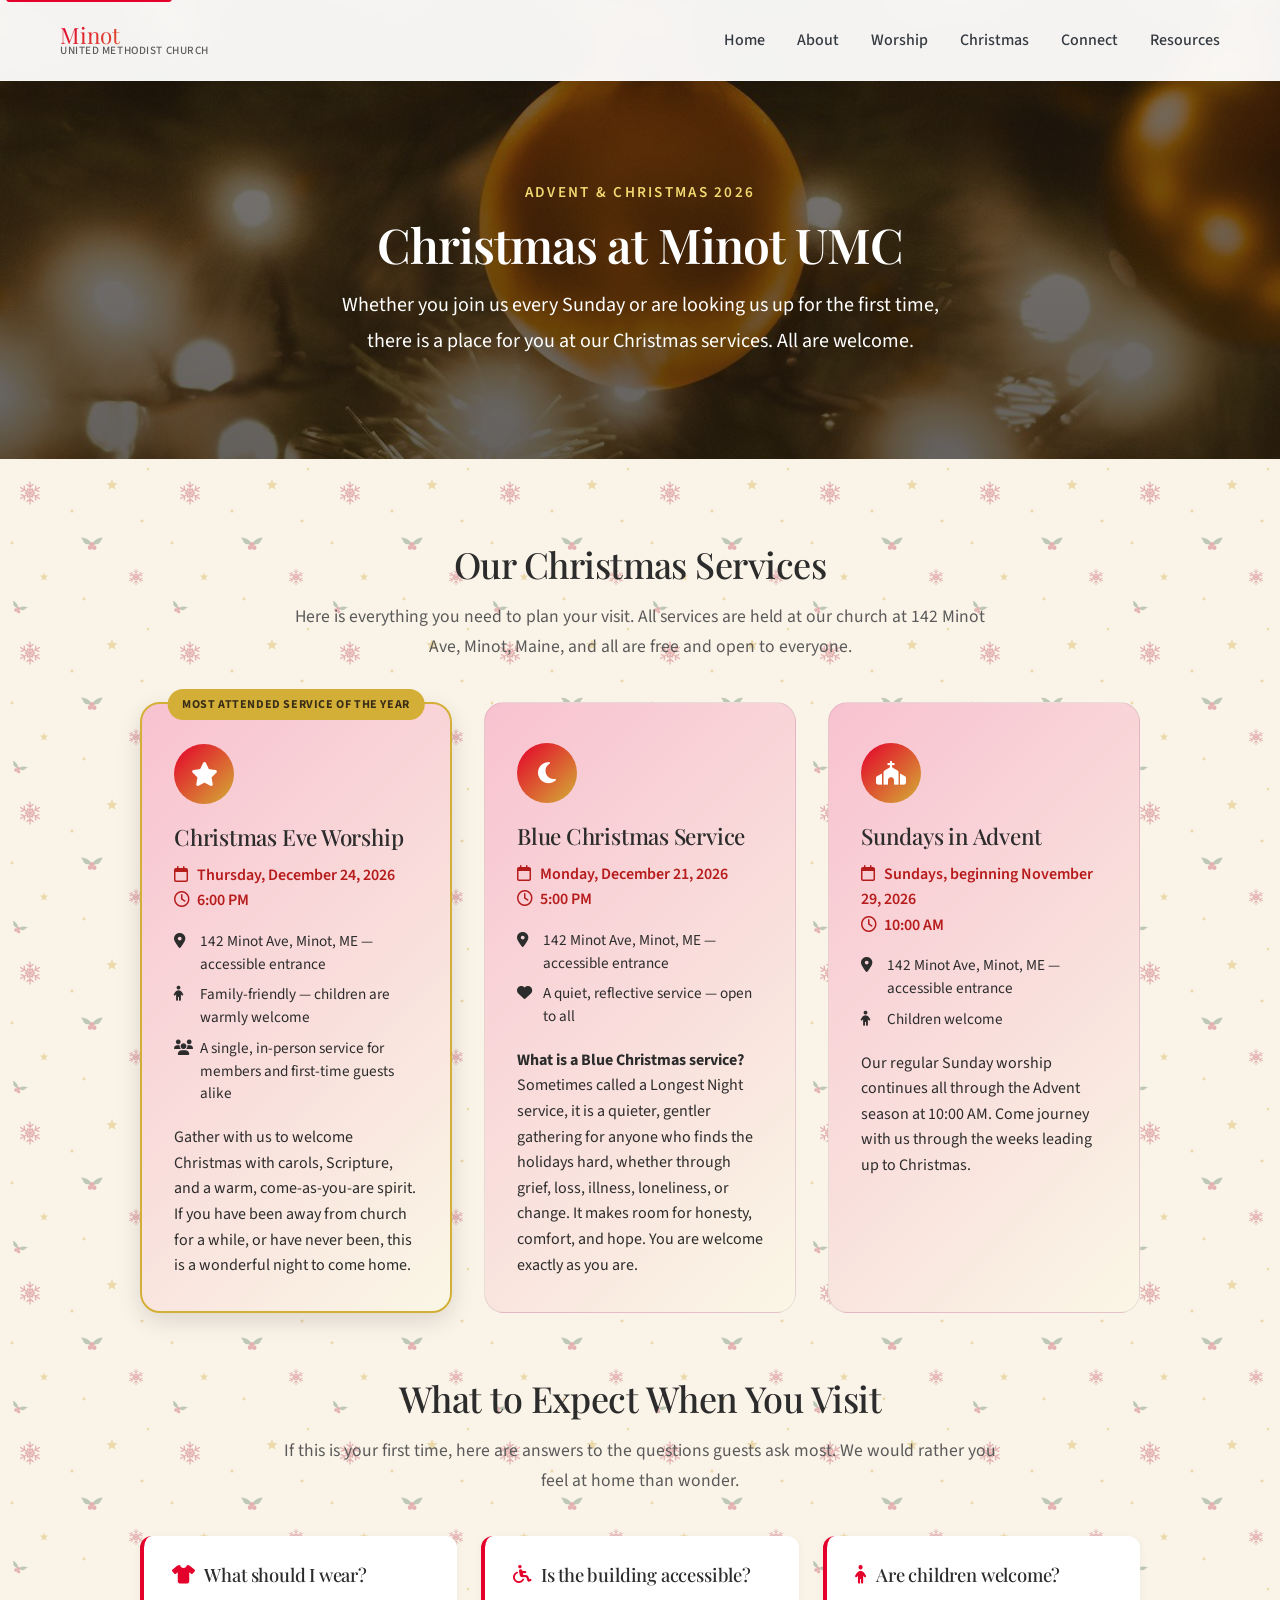
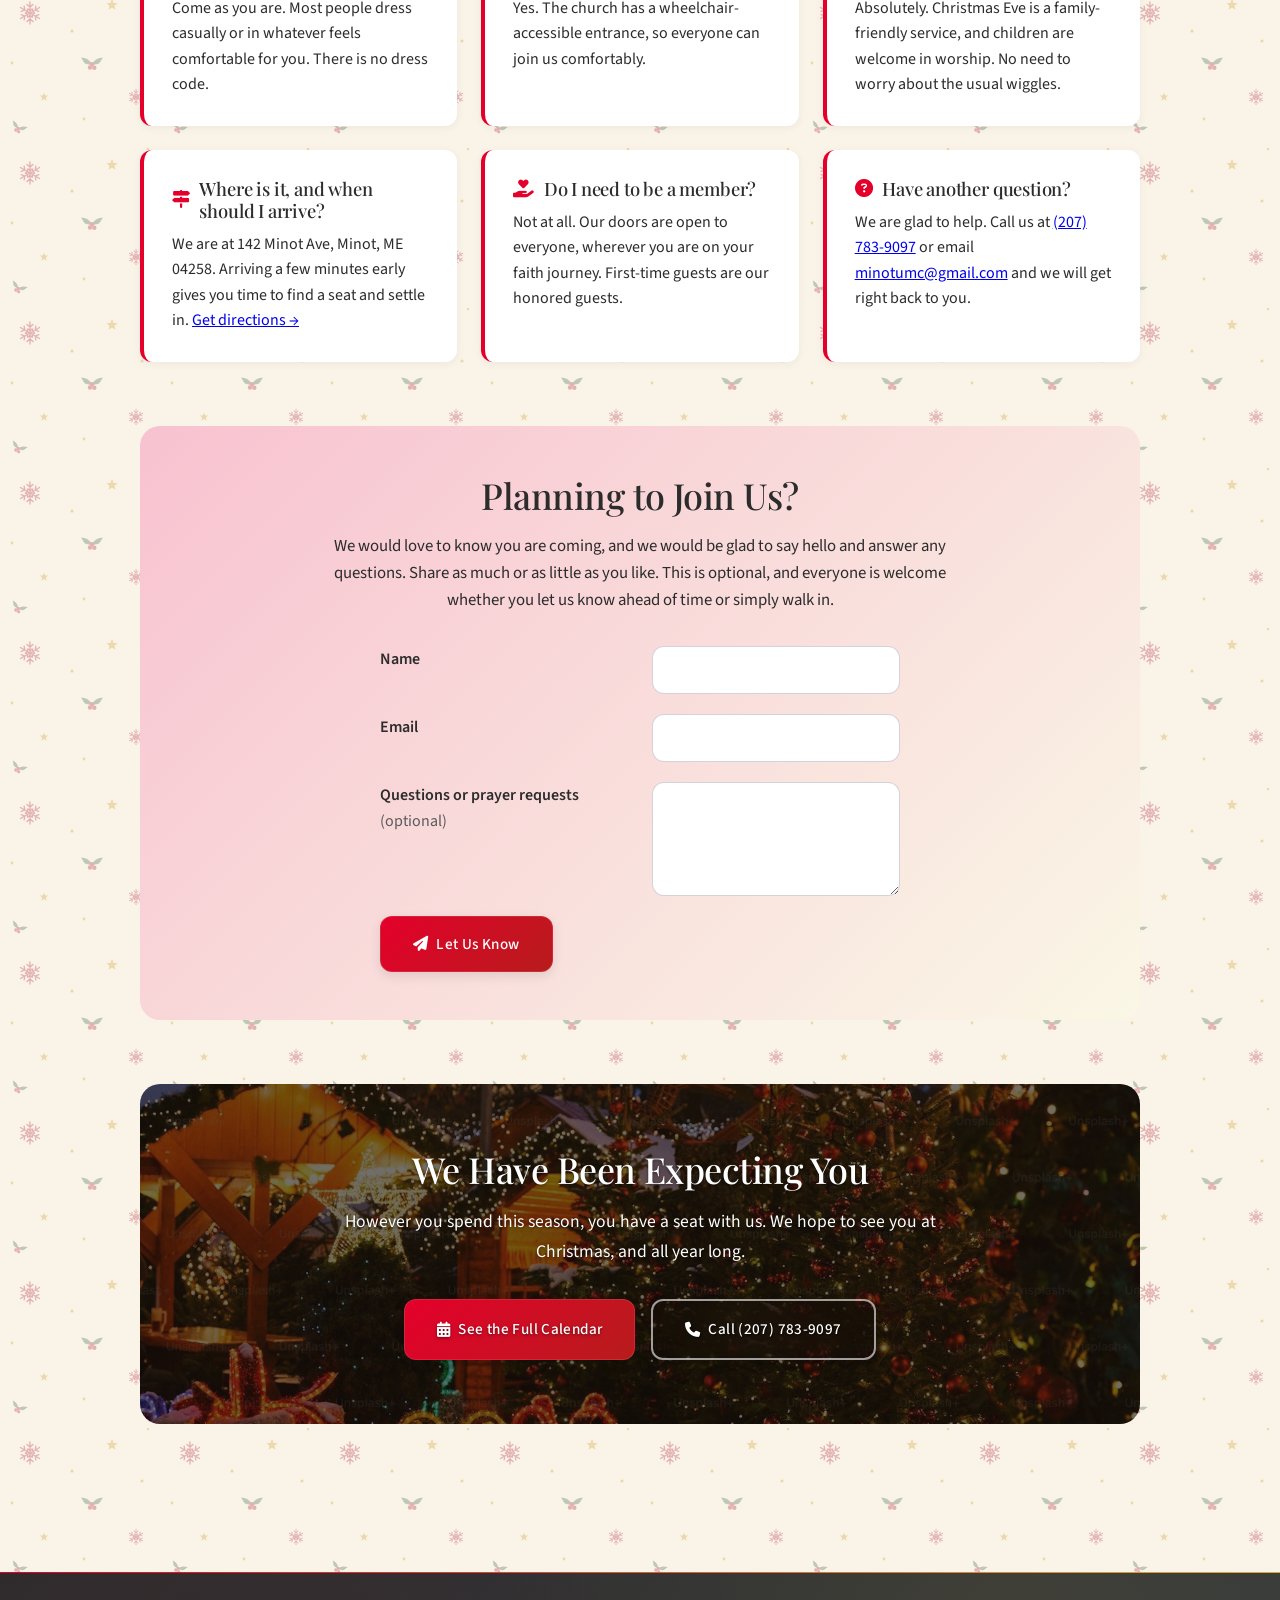
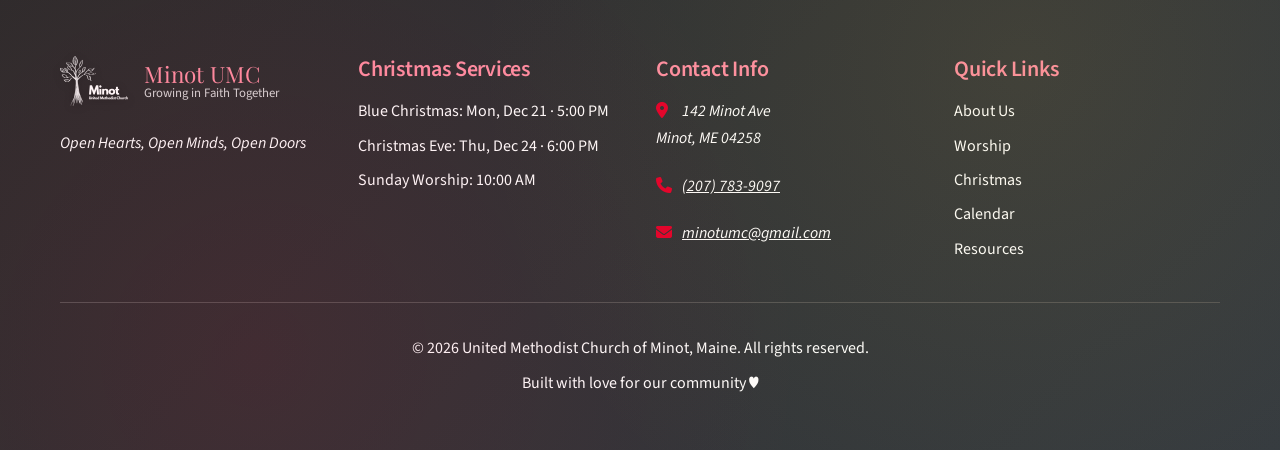
<file: christmas.html>
<!DOCTYPE html>
<html lang="en">
<head>
    <meta charset="UTF-8">
    <meta name="viewport" content="width=device-width, initial-scale=1.0, viewport-fit=cover">
    <title>Advent &amp; Christmas 2026 - United Methodist Church of Minot, Maine</title>
    <meta name="description" content="Advent and Christmas at United Methodist Church of Minot, Maine. Christmas Eve worship Thursday, December 24 at 6:00 PM (family-friendly) and a Blue Christmas service Monday, December 21 at 5:00 PM. All are welcome.">
    <meta name="keywords" content="Christmas Eve service Minot Maine, Christmas Eve near me, Blue Christmas service, Advent, United Methodist Church, Minot Maine">
    <link rel="canonical" href="https://umc-minot-maine.netlify.app/christmas.html">
    <meta property="og:type" content="website">
    <meta property="og:site_name" content="UMC Minot">
    <meta property="og:title" content="Advent &amp; Christmas 2026 - United Methodist Church of Minot, Maine">
    <meta property="og:description" content="Join us for Christmas Eve worship Thursday, December 24 at 6:00 PM (family-friendly) and a Blue Christmas service Monday, December 21 at 5:00 PM. All are welcome.">
    <meta property="og:url" content="https://umc-minot-maine.netlify.app/christmas.html">
    <meta property="og:image" content="https://umc-minot-maine.netlify.app/images/img_6514.jpeg">

    <!-- Geo Meta Tags (local search / map discovery) -->
    <meta name="geo.region" content="US-ME">
    <meta name="geo.placename" content="Minot, Maine">
    <meta name="geo.position" content="44.0851445;-70.3191671">
    <meta name="ICBM" content="44.0851445, -70.3191671">

    <!-- Google Fonts -->
    <link href="https://fonts.googleapis.com/css2?family=Playfair+Display:wght@400;500;600;700&family=Source+Sans+Pro:wght@300;400;500;600;700&display=swap" rel="stylesheet">

    <!-- Font Awesome Icons -->
    <link rel="stylesheet" href="https://cdnjs.cloudflare.com/ajax/libs/font-awesome/6.4.0/css/all.min.css">

    <!-- Brand Design Tokens -->
    <link rel="stylesheet" href="brand-tokens.css">

    <!-- Custom CSS -->
    <link rel="stylesheet" href="styles.css">

    <!-- Favicon -->
    <link rel="icon" type="image/svg+xml" href="favicon.svg">

    <!-- PWA Manifest -->
    <link rel="manifest" href="manifest.json">
    <meta name="theme-color" content="#e4002b">
</head>
<body>
    <!-- Skip to content link for accessibility -->
    <a href="#main-content" class="skip-link">Skip to main content</a>

    <!-- Navigation -->
    <nav class="navbar" id="navbar" role="navigation" aria-label="Main navigation">
        <div class="nav-container">
            <div class="nav-logo">
                <a href="index.html" style="text-decoration: none;">
                    <div class="logo-text-container">
                        <span class="logo-text-main">Minot</span>
                        <span class="logo-text-sub">United Methodist Church</span>
                    </div>
                </a>
            </div>

            <div class="nav-menu" id="nav-menu">
                <a href="index.html#home" class="nav-link">Home</a>
                <a href="index.html#about" class="nav-link">About</a>
                <a href="index.html#worship" class="nav-link">Worship</a>
                <a href="christmas.html" class="nav-link active" aria-current="page">Christmas</a>
                <a href="index.html#connect" class="nav-link">Connect</a>
                <a href="index.html#resources" class="nav-link">Resources</a>
            </div>

            <button class="nav-toggle" id="nav-toggle" aria-expanded="false" aria-controls="nav-menu" aria-label="Toggle navigation menu">
                <span class="bar"></span>
                <span class="bar"></span>
                <span class="bar"></span>
            </button>
        </div>
    </nav>

    <!-- Main Content -->
    <main id="main-content">
        <!-- Page Header -->
        <section class="page-header">
            <div class="container">
                <p class="eyebrow">Advent &amp; Christmas 2026</p>
                <h1>Christmas at Minot UMC</h1>
                <p class="lead">Whether you join us every Sunday or are looking us up for the first time, there is a place for you at our Christmas services. All are welcome.</p>
            </div>
        </section>

        <!-- Holiday Content -->
        <section class="holiday-content">
            <div class="container">

                <!-- Services -->
                <div class="holiday-services">
                    <h2>Our Christmas Services</h2>
                    <p class="section-intro">Here is everything you need to plan your visit. All services are held at our church at 142 Minot Ave, Minot, Maine, and all are free and open to everyone.</p>

                    <div class="service-cards">
                        <!-- Christmas Eve -->
                        <article class="holiday-card featured">
                            <div class="holiday-card-badge">Most attended service of the year</div>
                            <div class="holiday-card-icon"><i class="fas fa-star" aria-hidden="true"></i></div>
                            <h3>Christmas Eve Worship</h3>
                            <p class="holiday-date"><i class="far fa-calendar" aria-hidden="true"></i> Thursday, December 24, 2026</p>
                            <p class="holiday-time"><i class="far fa-clock" aria-hidden="true"></i> 6:00 PM</p>
                            <ul class="holiday-details">
                                <li><i class="fas fa-map-marker-alt" aria-hidden="true"></i> 142 Minot Ave, Minot, ME &mdash; accessible entrance</li>
                                <li><i class="fas fa-child" aria-hidden="true"></i> Family-friendly &mdash; children are warmly welcome</li>
                                <li><i class="fas fa-users" aria-hidden="true"></i> A single, in-person service for members and first-time guests alike</li>
                            </ul>
                            <p>Gather with us to welcome Christmas with carols, Scripture, and a warm, come-as-you-are spirit. If you have been away from church for a while, or have never been, this is a wonderful night to come home.</p>
                        </article>

                        <!-- Blue Christmas -->
                        <article class="holiday-card">
                            <div class="holiday-card-icon"><i class="fas fa-moon" aria-hidden="true"></i></div>
                            <h3>Blue Christmas Service</h3>
                            <p class="holiday-date"><i class="far fa-calendar" aria-hidden="true"></i> Monday, December 21, 2026</p>
                            <p class="holiday-time"><i class="far fa-clock" aria-hidden="true"></i> 5:00 PM</p>
                            <ul class="holiday-details">
                                <li><i class="fas fa-map-marker-alt" aria-hidden="true"></i> 142 Minot Ave, Minot, ME &mdash; accessible entrance</li>
                                <li><i class="fas fa-heart" aria-hidden="true"></i> A quiet, reflective service &mdash; open to all</li>
                            </ul>
                            <p><strong>What is a Blue Christmas service?</strong> Sometimes called a Longest Night service, it is a quieter, gentler gathering for anyone who finds the holidays hard, whether through grief, loss, illness, loneliness, or change. It makes room for honesty, comfort, and hope. You are welcome exactly as you are.</p>
                        </article>

                        <!-- Sundays in Advent -->
                        <article class="holiday-card">
                            <div class="holiday-card-icon"><i class="fas fa-church" aria-hidden="true"></i></div>
                            <h3>Sundays in Advent</h3>
                            <p class="holiday-date"><i class="far fa-calendar" aria-hidden="true"></i> Sundays, beginning November 29, 2026</p>
                            <p class="holiday-time"><i class="far fa-clock" aria-hidden="true"></i> 10:00 AM</p>
                            <ul class="holiday-details">
                                <li><i class="fas fa-map-marker-alt" aria-hidden="true"></i> 142 Minot Ave, Minot, ME &mdash; accessible entrance</li>
                                <li><i class="fas fa-child" aria-hidden="true"></i> Children welcome</li>
                            </ul>
                            <p>Our regular Sunday worship continues all through the Advent season at 10:00 AM. Come journey with us through the weeks leading up to Christmas.</p>
                        </article>
                    </div>
                </div>

                <!-- What to Expect -->
                <div class="holiday-expect">
                    <h2>What to Expect When You Visit</h2>
                    <p class="section-intro">If this is your first time, here are answers to the questions guests ask most. We would rather you feel at home than wonder.</p>

                    <div class="expect-grid">
                        <div class="expect-item">
                            <h3><i class="fas fa-tshirt" aria-hidden="true"></i> What should I wear?</h3>
                            <p>Come as you are. Most people dress casually or in whatever feels comfortable for you. There is no dress code.</p>
                        </div>
                        <div class="expect-item">
                            <h3><i class="fas fa-wheelchair" aria-hidden="true"></i> Is the building accessible?</h3>
                            <p>Yes. The church has a wheelchair-accessible entrance, so everyone can join us comfortably.</p>
                        </div>
                        <div class="expect-item">
                            <h3><i class="fas fa-child" aria-hidden="true"></i> Are children welcome?</h3>
                            <p>Absolutely. Christmas Eve is a family-friendly service, and children are welcome in worship. No need to worry about the usual wiggles.</p>
                        </div>
                        <div class="expect-item">
                            <h3><i class="fas fa-map-signs" aria-hidden="true"></i> Where is it, and when should I arrive?</h3>
                            <p>We are at 142 Minot Ave, Minot, ME 04258. Arriving a few minutes early gives you time to find a seat and settle in. <a href="https://www.google.com/maps/search/?api=1&amp;query=142+Minot+Ave+Minot+ME+04258" target="_blank" rel="noopener noreferrer">Get directions &rarr;</a></p>
                        </div>
                        <div class="expect-item">
                            <h3><i class="fas fa-hand-holding-heart" aria-hidden="true"></i> Do I need to be a member?</h3>
                            <p>Not at all. Our doors are open to everyone, wherever you are on your faith journey. First-time guests are our honored guests.</p>
                        </div>
                        <div class="expect-item">
                            <h3><i class="fas fa-question-circle" aria-hidden="true"></i> Have another question?</h3>
                            <p>We are glad to help. Call us at <a href="tel:+12077839097">(207) 783-9097</a> or email <a href="mailto:minotumc@gmail.com">minotumc@gmail.com</a> and we will get right back to you.</p>
                        </div>
                    </div>
                </div>

                <!-- Connection Card -->
                <div class="holiday-connect">
                    <h2>Planning to Join Us?</h2>
                    <p>We would love to know you are coming, and we would be glad to say hello and answer any questions. Share as much or as little as you like. This is optional, and everyone is welcome whether you let us know ahead of time or simply walk in.</p>

                    <form name="christmas-connect" method="POST" data-netlify="true" data-netlify-honeypot="bot-field" action="/thank-you.html" class="connect-form">
                        <input type="hidden" name="form-name" value="christmas-connect">
                        <p class="hidden-field">
                            <label>Do not fill this out if you are human: <input name="bot-field"></label>
                        </p>
                        <div class="form-row">
                            <label for="cc-name">Name</label>
                            <input type="text" id="cc-name" name="name" required>
                        </div>
                        <div class="form-row">
                            <label for="cc-email">Email</label>
                            <input type="email" id="cc-email" name="email" required>
                        </div>
                        <div class="form-row">
                            <label for="cc-message">Questions or prayer requests <span class="optional">(optional)</span></label>
                            <textarea id="cc-message" name="message" rows="4"></textarea>
                        </div>
                        <button type="submit" class="btn btn-primary">
                            <i class="fas fa-paper-plane" aria-hidden="true"></i>
                            Let Us Know
                        </button>
                    </form>
                </div>

                <!-- Bottom CTA -->
                <div class="holiday-cta">
                    <h2>We Have Been Expecting You</h2>
                    <p>However you spend this season, you have a seat with us. We hope to see you at Christmas, and all year long.</p>
                    <div class="cta-buttons">
                        <a href="calendar.html" class="btn btn-primary">
                            <i class="fas fa-calendar-alt" aria-hidden="true"></i>
                            See the Full Calendar
                        </a>
                        <a href="tel:+12077839097" class="btn btn-secondary">
                            <i class="fas fa-phone" aria-hidden="true"></i>
                            Call (207) 783-9097
                        </a>
                    </div>
                </div>

            </div>
        </section>
    </main>

    <!-- Footer -->
    <footer class="footer" role="contentinfo">
        <div class="container">
            <div class="footer-content">
                <div class="footer-section">
                    <div class="footer-logo">
                        <img src="images/footer-logo.png?v=2" alt="Minot United Methodist Church tree logo" class="footer-logo-img" width="60" height="60" loading="lazy" onerror="this.style.display='none';">
                        <div class="footer-logo-text">
                            <span class="footer-logo-main">Minot UMC</span>
                            <span class="footer-logo-tagline">Growing in Faith Together</span>
                        </div>
                    </div>
                    <p><em>Open Hearts, Open Minds, Open Doors</em></p>
                </div>

                <div class="footer-section">
                    <h4>Christmas Services</h4>
                    <ul>
                        <li>Blue Christmas: Mon, Dec 21 &middot; <time datetime="17:00">5:00 PM</time></li>
                        <li>Christmas Eve: Thu, Dec 24 &middot; <time datetime="18:00">6:00 PM</time></li>
                        <li>Sunday Worship: <time datetime="10:00">10:00 AM</time></li>
                    </ul>
                </div>

                <div class="footer-section">
                    <h4>Contact Info</h4>
                    <address>
                        <p><i class="fas fa-map-marker-alt" aria-hidden="true"></i> 142 Minot Ave<br>Minot, ME 04258</p>
                        <p><i class="fas fa-phone" aria-hidden="true"></i> <a href="tel:+12077839097">(207) 783-9097</a></p>
                        <p><i class="fas fa-envelope" aria-hidden="true"></i> <a href="mailto:minotumc@gmail.com">minotumc@gmail.com</a></p>
                    </address>
                </div>

                <nav class="footer-section" aria-label="Footer navigation">
                    <h4>Quick Links</h4>
                    <ul>
                        <li><a href="index.html#about">About Us</a></li>
                        <li><a href="index.html#worship">Worship</a></li>
                        <li><a href="christmas.html">Christmas</a></li>
                        <li><a href="calendar.html">Calendar</a></li>
                        <li><a href="index.html#resources">Resources</a></li>
                    </ul>
                </nav>
            </div>

            <div class="footer-bottom">
                <p>&copy; <span id="current-year">2026</span> United Methodist Church of Minot, Maine. All rights reserved.</p>
                <p>Built with love for our community &hearts;</p>
            </div>
        </div>
    </footer>

    <!-- Update current year dynamically -->
    <script>
        document.getElementById('current-year').textContent = new Date().getFullYear();
    </script>

    <!-- JavaScript -->
    <script src="script.js" defer></script>

    <!-- Structured Data: Christmas Eve & Blue Christmas events -->
    <script type="application/ld+json">
    {
        "@context": "https://schema.org",
        "@graph": [
            {
                "@type": "Event",
                "name": "Christmas Eve Worship",
                "description": "Family-friendly Christmas Eve worship with carols and Scripture at the United Methodist Church of Minot, Maine. All are welcome; children welcome and accessible entrance available.",
                "startDate": "2026-12-24T18:00:00-05:00",
                "endDate": "2026-12-24T19:00:00-05:00",
                "eventAttendanceMode": "https://schema.org/OfflineEventAttendanceMode",
                "eventStatus": "https://schema.org/EventScheduled",
                "isAccessibleForFree": true,
                "image": "https://umc-minot-maine.netlify.app/images/img_6514.jpeg",
                "offers": {
                    "@type": "Offer",
                    "price": "0",
                    "priceCurrency": "USD",
                    "availability": "https://schema.org/InStock",
                    "url": "https://umc-minot-maine.netlify.app/christmas.html"
                },
                "location": {
                    "@type": "Place",
                    "name": "United Methodist Church of Minot",
                    "address": {
                        "@type": "PostalAddress",
                        "streetAddress": "142 Minot Ave",
                        "addressLocality": "Minot",
                        "addressRegion": "ME",
                        "postalCode": "04258",
                        "addressCountry": "US"
                    }
                },
                "organizer": {
                    "@type": "Organization",
                    "name": "United Methodist Church of Minot",
                    "url": "https://umc-minot-maine.netlify.app/"
                }
            },
            {
                "@type": "Event",
                "name": "Blue Christmas Service",
                "description": "A quiet, reflective Blue Christmas (Longest Night) service for anyone finding the holidays hard, at the United Methodist Church of Minot, Maine. All are welcome.",
                "startDate": "2026-12-21T17:00:00-05:00",
                "endDate": "2026-12-21T18:00:00-05:00",
                "eventAttendanceMode": "https://schema.org/OfflineEventAttendanceMode",
                "eventStatus": "https://schema.org/EventScheduled",
                "isAccessibleForFree": true,
                "offers": {
                    "@type": "Offer",
                    "price": "0",
                    "priceCurrency": "USD",
                    "availability": "https://schema.org/InStock",
                    "url": "https://umc-minot-maine.netlify.app/christmas.html"
                },
                "location": {
                    "@type": "Place",
                    "name": "United Methodist Church of Minot",
                    "address": {
                        "@type": "PostalAddress",
                        "streetAddress": "142 Minot Ave",
                        "addressLocality": "Minot",
                        "addressRegion": "ME",
                        "postalCode": "04258",
                        "addressCountry": "US"
                    }
                },
                "organizer": {
                    "@type": "Organization",
                    "name": "United Methodist Church of Minot",
                    "url": "https://umc-minot-maine.netlify.app/"
                }
            }
        ]
    }
    </script>

    <!-- Page-specific styles -->
    <style>
        .page-header {
            padding: calc(var(--nav-height) + 5rem) 0 5rem;
            background:
                linear-gradient(rgba(20, 14, 10, 0.55), rgba(20, 14, 10, 0.65)),
                url("images/christmas-hero.jpg") center 55% / cover no-repeat,
                #2b1f17;
            color: white;
            text-align: center;
        }

        .page-header .eyebrow {
            color: var(--brand-gold-light, #f1d870);
            text-transform: uppercase;
            letter-spacing: 0.15em;
            font-weight: 600;
            font-size: 0.95rem;
            margin-bottom: 0.75rem;
        }

        .page-header h1 {
            color: white;
            margin-bottom: 1rem;
            font-size: 3rem;
        }

        .page-header .lead {
            color: white;
            font-size: 1.25rem;
            max-width: 640px;
            margin: 0 auto;
        }

        /* Christmas paper texture: snowflakes, stars and holly tiled over warm cream. */
        .holiday-content {
            padding: 4rem 0;
            background: #faf3e8 url("images/christmas-paper.svg") repeat;
            background-size: 160px 160px;
        }

        .holiday-content h2 {
            color: var(--brand-deep-purple);
            text-align: center;
            margin-bottom: 1rem;
        }

        .section-intro {
            text-align: center;
            max-width: 720px;
            margin: 0 auto 2.5rem;
            font-size: 1.1rem;
            color: var(--brand-neutral-cool);
        }

        .holiday-services,
        .holiday-expect,
        .holiday-connect,
        .holiday-cta {
            max-width: 1000px;
            margin: 0 auto 4rem;
        }

        .service-cards {
            display: grid;
            grid-template-columns: repeat(auto-fit, minmax(280px, 1fr));
            gap: 2rem;
        }

        .holiday-card {
            position: relative;
            background: var(--gradient-subtle);
            padding: 2.5rem 2rem 2rem;
            border-radius: var(--border-radius-large);
            border: 1px solid rgba(90, 75, 107, 0.12);
            transition: all var(--transition-medium);
        }

        .holiday-card:hover {
            transform: translateY(-5px);
            box-shadow: var(--shadow-medium);
        }

        .holiday-card.featured {
            border: 2px solid var(--brand-gold, #d4af37);
            box-shadow: var(--shadow-medium);
        }

        .holiday-card-badge {
            position: absolute;
            top: -0.9rem;
            left: 50%;
            transform: translateX(-50%);
            white-space: nowrap;
            background: var(--brand-gold, #d4af37);
            color: #3a2e18;
            font-size: 0.75rem;
            font-weight: 700;
            text-transform: uppercase;
            letter-spacing: 0.05em;
            padding: 0.35rem 0.9rem;
            border-radius: 999px;
        }

        .holiday-card-icon {
            width: 60px;
            height: 60px;
            background: var(--gradient-flame);
            border-radius: 50%;
            display: flex;
            align-items: center;
            justify-content: center;
            margin-bottom: 1.25rem;
        }

        .holiday-card-icon i {
            font-size: 1.5rem;
            color: white;
        }

        .holiday-card h3 {
            color: var(--brand-deep-purple);
            font-size: 1.4rem;
            margin-bottom: 0.75rem;
        }

        .holiday-date,
        .holiday-time {
            font-weight: 600;
            margin-bottom: 0.4rem;
            color: var(--brand-crimson-dark);
        }

        .holiday-date i,
        .holiday-time i {
            width: 1.25rem;
        }

        .holiday-details {
            list-style: none;
            padding: 0;
            margin: 1rem 0 1.25rem;
        }

        .holiday-details li {
            display: flex;
            align-items: flex-start;
            gap: 0.6rem;
            margin-bottom: 0.5rem;
            font-size: 0.95rem;
            line-height: 1.5;
        }

        .holiday-details li i {
            color: var(--brand-deep-purple);
            margin-top: 0.2rem;
            width: 1rem;
            flex-shrink: 0;
        }

        .holiday-card p {
            line-height: 1.6;
            margin: 0;
        }

        /* What to expect */
        .expect-grid {
            display: grid;
            grid-template-columns: repeat(auto-fit, minmax(280px, 1fr));
            gap: 1.5rem;
        }

        .expect-item {
            background: var(--white, #fff);
            padding: 1.75rem;
            border-radius: var(--border-radius);
            border-left: 4px solid var(--brand-crimson);
            box-shadow: var(--shadow-soft, 0 2px 10px rgba(0,0,0,0.05));
        }

        .expect-item h3 {
            color: var(--brand-deep-purple);
            font-size: 1.15rem;
            margin-bottom: 0.6rem;
            display: flex;
            align-items: center;
            gap: 0.6rem;
        }

        .expect-item h3 i {
            color: var(--brand-crimson);
        }

        .expect-item p {
            margin: 0;
            line-height: 1.6;
        }

        /* Connection form */
        .holiday-connect {
            padding: 3rem;
            background: var(--gradient-subtle);
            border-radius: var(--border-radius-large);
            text-align: center;
        }

        .holiday-connect > p {
            max-width: 640px;
            margin: 0 auto 2rem;
            font-size: 1.05rem;
            line-height: 1.6;
        }

        .connect-form {
            max-width: 520px;
            margin: 0 auto;
            text-align: left;
        }

        .form-row {
            margin-bottom: 1.25rem;
        }

        .form-row label {
            display: block;
            font-weight: 600;
            color: var(--brand-deep-purple);
            margin-bottom: 0.4rem;
        }

        .form-row .optional {
            font-weight: 400;
            color: var(--brand-neutral-cool);
        }

        .form-row input,
        .form-row textarea {
            width: 100%;
            padding: 0.75rem 1rem;
            border: 1px solid rgba(90, 75, 107, 0.25);
            border-radius: var(--border-radius);
            font-family: inherit;
            font-size: 1rem;
            box-sizing: border-box;
        }

        .form-row input:focus,
        .form-row textarea:focus {
            outline: none;
            border-color: var(--brand-crimson);
            box-shadow: 0 0 0 3px rgba(228, 0, 43, 0.12);
        }

        .hidden-field {
            display: none;
        }

        .connect-form .btn {
            display: inline-flex;
            align-items: center;
            gap: 0.5rem;
        }

        /* Bottom CTA */
        .holiday-cta {
            text-align: center;
            padding: 4rem 3rem;
            background:
                linear-gradient(rgba(20, 14, 10, 0.6), rgba(20, 14, 10, 0.6)),
                url("images/christmas-banner.jpg") center / cover no-repeat,
                #2b1f17;
            border-radius: var(--border-radius-large);
            color: white;
            text-shadow: 0 1px 3px rgba(0, 0, 0, 0.5);
        }

        .holiday-cta h2 {
            color: white;
        }

        .holiday-cta p {
            color: white;
            font-size: 1.1rem;
            margin-bottom: 2rem;
            max-width: 600px;
            margin-left: auto;
            margin-right: auto;
        }

        .cta-buttons {
            display: flex;
            gap: 1rem;
            justify-content: center;
            flex-wrap: wrap;
        }

        .cta-buttons .btn {
            display: inline-flex;
            align-items: center;
            gap: 0.5rem;
        }

        /* Mobile responsive */
        @media (max-width: 768px) {
            .page-header h1 {
                font-size: 2rem;
            }

            .holiday-connect,
            .holiday-cta {
                padding: 2rem 1.5rem;
            }

            .cta-buttons {
                flex-direction: column;
                align-items: center;
            }

            .cta-buttons .btn {
                width: 100%;
                max-width: 280px;
            }
        }

        /* Footer text visibility fixes */
        .footer address,
        .footer address p,
        .footer address a,
        .footer p,
        .footer li,
        .footer-section p {
            color: #ffffff !important;
        }

        .footer address a:hover {
            color: var(--brand-crimson) !important;
        }
    </style>
</body>
</html>
</file>
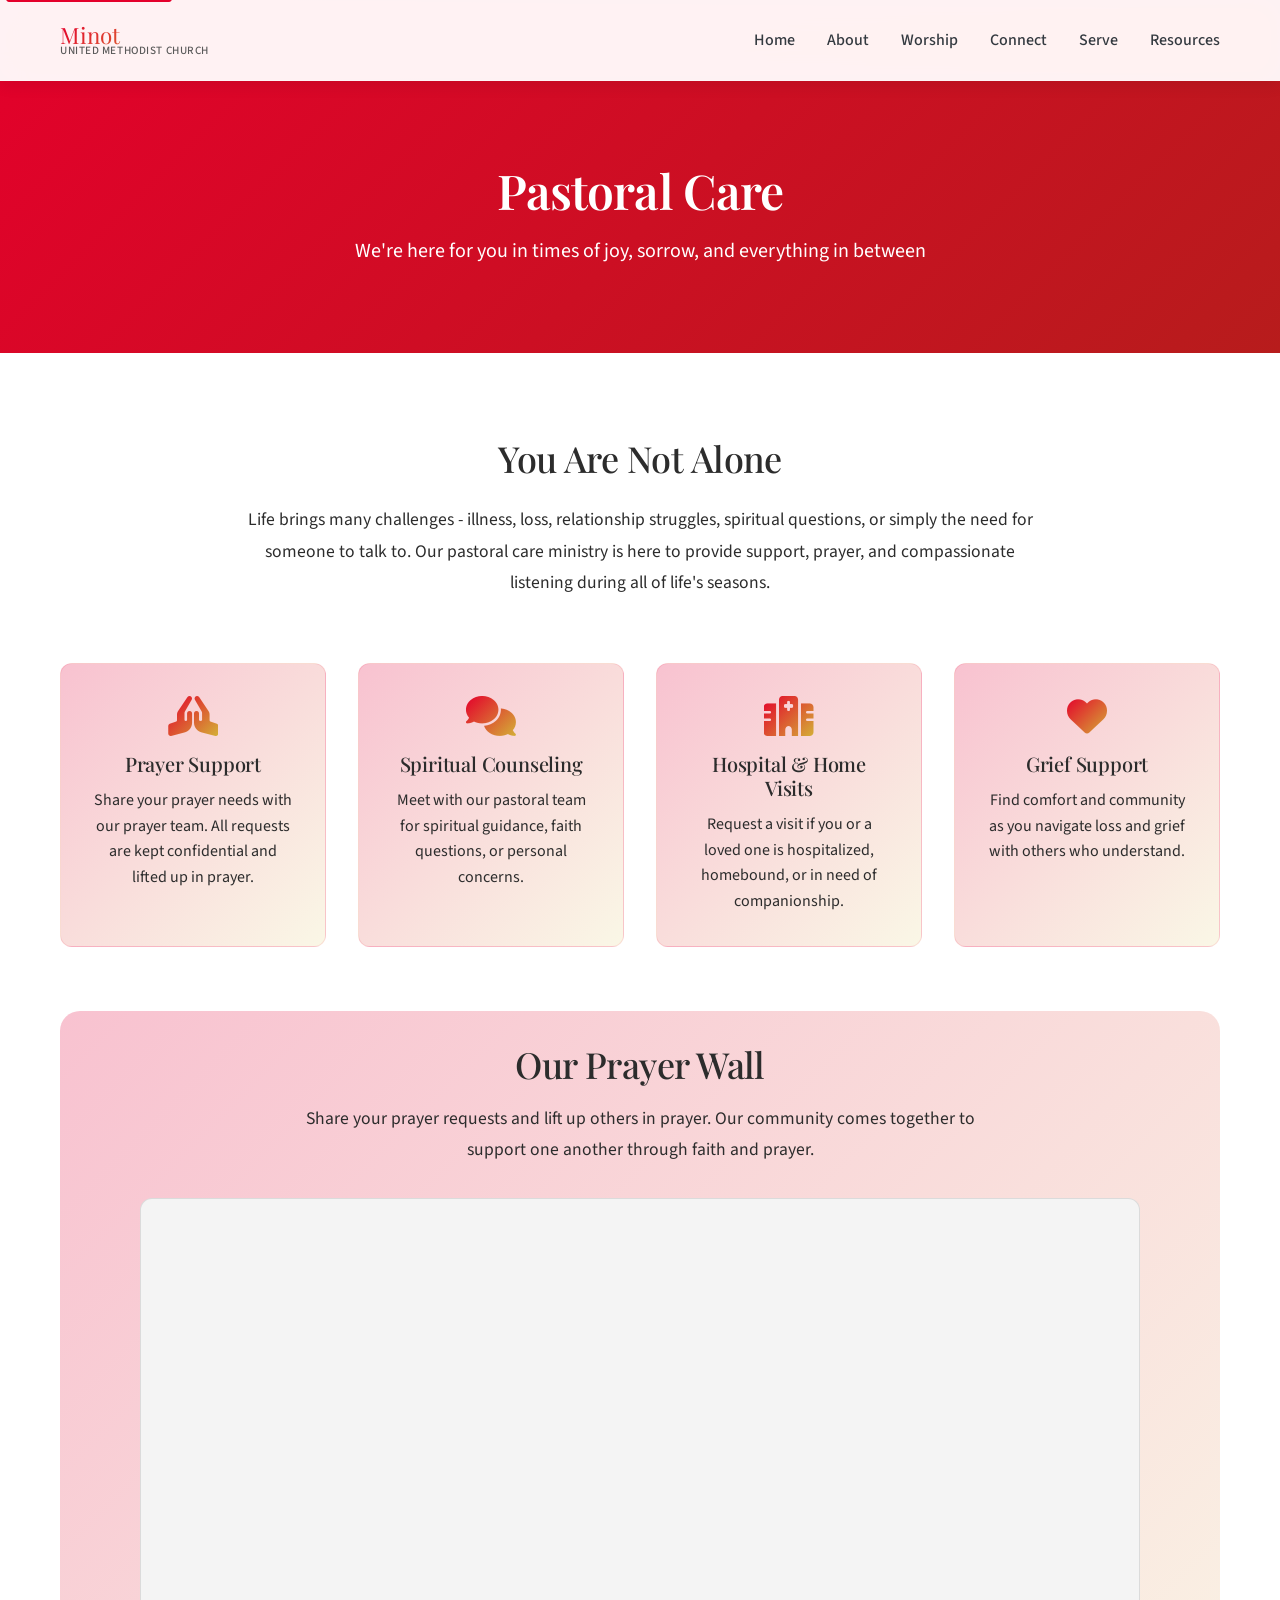
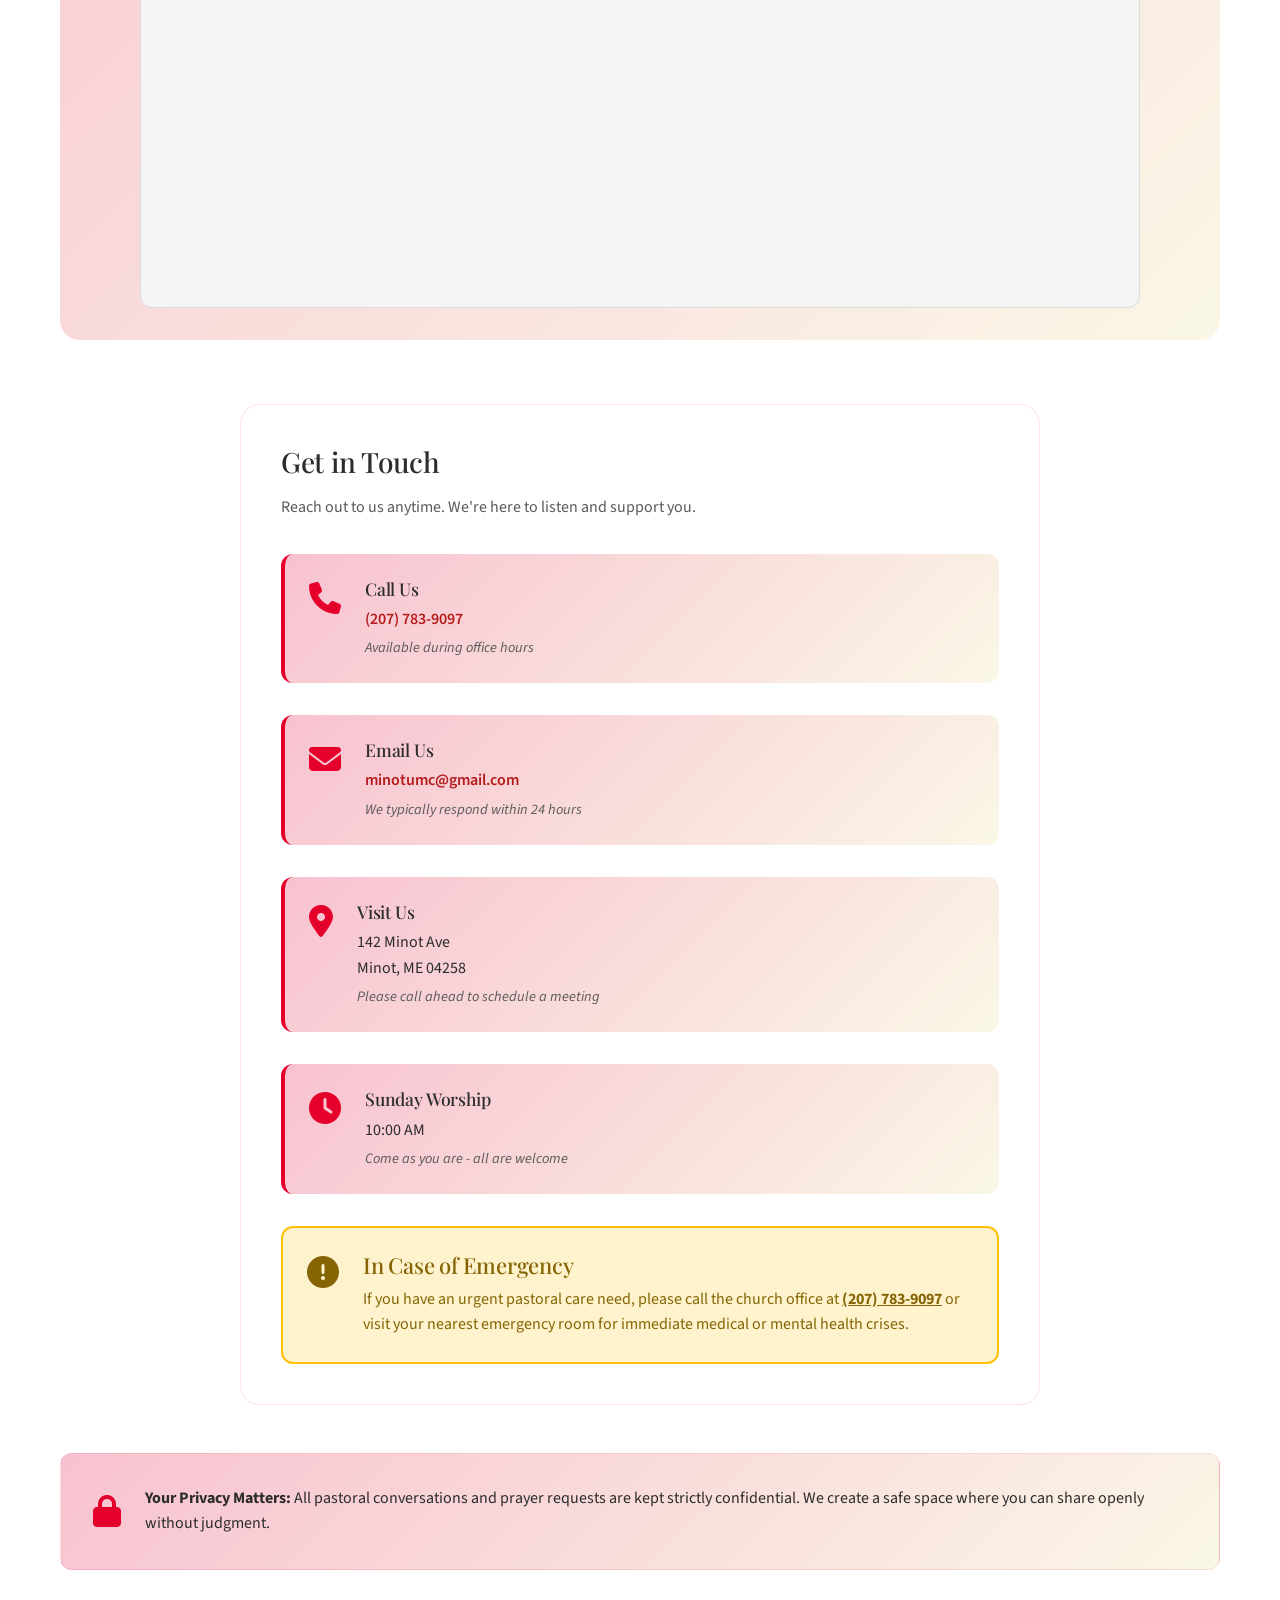
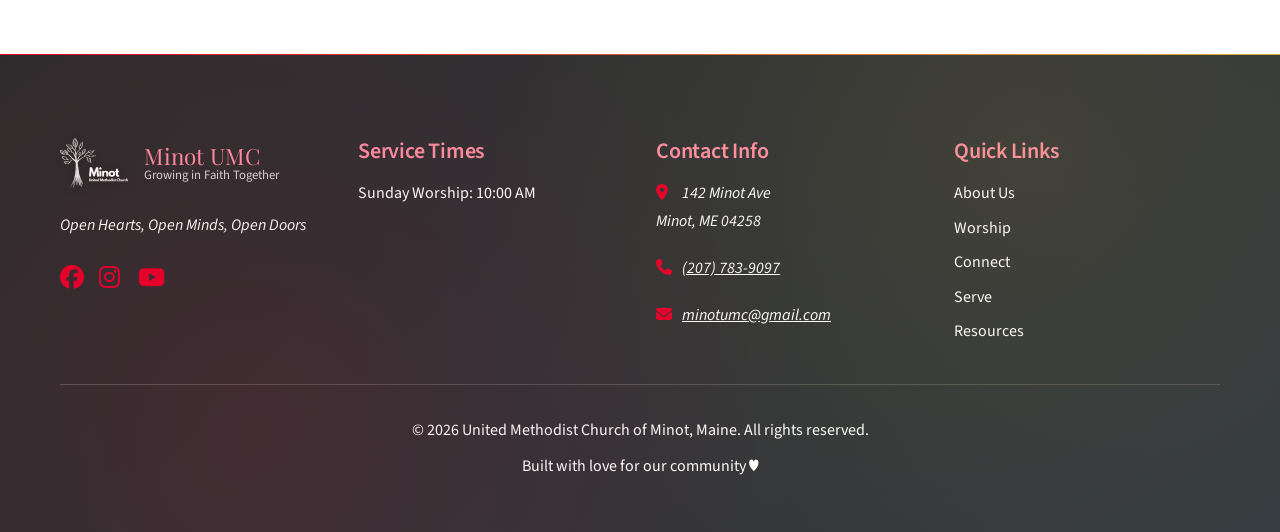
<file: pastoral-care.html>
<!DOCTYPE html>
<html lang="en">
<head>
    <meta charset="UTF-8">
    <meta name="viewport" content="width=device-width, initial-scale=1.0, viewport-fit=cover">
    <title>Pastoral Care - United Methodist Church of Minot, Maine</title>
    <meta name="description" content="Receive pastoral care, prayer support, and spiritual guidance at United Methodist Church of Minot. We're here for you in times of need.">
    <meta name="keywords" content="pastoral care, prayer, counseling, support, United Methodist Church, Minot Maine">
    <link rel="canonical" href="https://umc-minot-maine.netlify.app/pastoral-care.html">
    <meta property="og:type" content="website">
    <meta property="og:site_name" content="UMC Minot">
    <meta property="og:title" content="Pastoral Care - United Methodist Church of Minot, Maine">
    <meta property="og:description" content="Receive pastoral care, prayer support, and spiritual guidance at United Methodist Church of Minot. We're here for you in times of need.">
    <meta property="og:url" content="https://umc-minot-maine.netlify.app/pastoral-care.html">
    <meta property="og:image" content="https://umc-minot-maine.netlify.app/images/minot+umc.jpg">

    <!-- Google Fonts -->
    <link href="https://fonts.googleapis.com/css2?family=Playfair+Display:wght@400;500;600;700&family=Source+Sans+Pro:wght@300;400;500;600;700&display=swap" rel="stylesheet">

    <!-- Font Awesome Icons -->
    <link rel="stylesheet" href="https://cdnjs.cloudflare.com/ajax/libs/font-awesome/6.4.0/css/all.min.css">

    <!-- Brand Design Tokens -->
    <link rel="stylesheet" href="brand-tokens.css">

    <!-- Custom CSS -->
    <link rel="stylesheet" href="styles.css">

    <!-- Favicon -->
    <link rel="icon" type="image/svg+xml" href="favicon.svg">

    <!-- PWA Manifest -->
    <link rel="manifest" href="manifest.json">
    <meta name="theme-color" content="#e4002b">
</head>
<body>
    <!-- Skip to content link for accessibility -->
    <a href="#main-content" class="skip-link">Skip to main content</a>

    <!-- Navigation -->
    <nav class="navbar" id="navbar" role="navigation" aria-label="Main navigation">
        <div class="nav-container">
            <div class="nav-logo">
                <a href="index.html" style="text-decoration: none;">
                    <div class="logo-text-container">
                        <span class="logo-text-main">Minot</span>
                        <span class="logo-text-sub">United Methodist Church</span>
                    </div>
                </a>
            </div>

            <div class="nav-menu" id="nav-menu">
                <a href="index.html#home" class="nav-link">Home</a>
                <a href="index.html#about" class="nav-link">About</a>
                <a href="index.html#worship" class="nav-link">Worship</a>
                <a href="index.html#connect" class="nav-link">Connect</a>
                <a href="index.html#serve" class="nav-link">Serve</a>
                <a href="index.html#resources" class="nav-link">Resources</a>
            </div>

            <button class="nav-toggle" id="nav-toggle" aria-expanded="false" aria-controls="nav-menu" aria-label="Toggle navigation menu">
                <span class="bar"></span>
                <span class="bar"></span>
                <span class="bar"></span>
            </button>
        </div>
    </nav>

    <!-- Main Content -->
    <main id="main-content">
        <!-- Page Header -->
        <section class="page-header">
            <div class="container">
                <h1>Pastoral Care</h1>
                <p class="lead">We're here for you in times of joy, sorrow, and everything in between</p>
            </div>
        </section>

        <!-- Pastoral Care Content -->
        <section class="pastoral-care-content">
            <div class="container">
                <!-- Introduction -->
                <div class="care-intro">
                    <h2>You Are Not Alone</h2>
                    <p>Life brings many challenges - illness, loss, relationship struggles, spiritual questions, or simply the need for someone to talk to. Our pastoral care ministry is here to provide support, prayer, and compassionate listening during all of life's seasons.</p>
                </div>

                <!-- Services Grid -->
                <div class="care-services-grid">
                    <div class="care-service-card">
                        <i class="fas fa-praying-hands"></i>
                        <h3>Prayer Support</h3>
                        <p>Share your prayer needs with our prayer team. All requests are kept confidential and lifted up in prayer.</p>
                    </div>
                    <div class="care-service-card">
                        <i class="fas fa-comments"></i>
                        <h3>Spiritual Counseling</h3>
                        <p>Meet with our pastoral team for spiritual guidance, faith questions, or personal concerns.</p>
                    </div>
                    <div class="care-service-card">
                        <i class="fas fa-hospital"></i>
                        <h3>Hospital & Home Visits</h3>
                        <p>Request a visit if you or a loved one is hospitalized, homebound, or in need of companionship.</p>
                    </div>
                    <div class="care-service-card">
                        <i class="fas fa-heart"></i>
                        <h3>Grief Support</h3>
                        <p>Find comfort and community as you navigate loss and grief with others who understand.</p>
                    </div>
                </div>

                <!-- Prayer Wall Section -->
                <div class="prayer-wall-section">
                    <h2>Our Prayer Wall</h2>
                    <p>Share your prayer requests and lift up others in prayer. Our community comes together to support one another through faith and prayer.</p>

                    <div class="padlet-container">
                        <div class="padlet-embed" style="border:1px solid rgba(0,0,0,0.1);border-radius:12px;box-sizing:border-box;overflow:hidden;position:relative;width:100%;background:#F4F4F4">
                            <p style="padding:0;margin:0">
                                <iframe src="https://padlet.com/embed/a2btm1nlryxn0i4z" frameborder="0" allow="camera;microphone;geolocation" style="width:100%;height:708px;display:block;padding:0;margin:0"></iframe>
                            </p>
                        </div>
                    </div>
                </div>

                <!-- Two Column Layout: Contact Info -->
                <div class="care-main-grid">
                    <!-- Contact Information -->
                    <div class="contact-info-section contact-info-full">
                        <h3>Get in Touch</h3>
                        <p>Reach out to us anytime. We're here to listen and support you.</p>

                        <div class="contact-methods">
                            <div class="contact-method">
                                <i class="fas fa-phone"></i>
                                <div>
                                    <h4>Call Us</h4>
                                    <p><a href="tel:+12077839097">(207) 783-9097</a></p>
                                    <p class="contact-note">Available during office hours</p>
                                </div>
                            </div>

                            <div class="contact-method">
                                <i class="fas fa-envelope"></i>
                                <div>
                                    <h4>Email Us</h4>
                                    <p><a href="mailto:minotumc@gmail.com">minotumc@gmail.com</a></p>
                                    <p class="contact-note">We typically respond within 24 hours</p>
                                </div>
                            </div>

                            <div class="contact-method">
                                <i class="fas fa-map-marker-alt"></i>
                                <div>
                                    <h4>Visit Us</h4>
                                    <p>142 Minot Ave<br>Minot, ME 04258</p>
                                    <p class="contact-note">Please call ahead to schedule a meeting</p>
                                </div>
                            </div>

                            <div class="contact-method">
                                <i class="fas fa-clock"></i>
                                <div>
                                    <h4>Sunday Worship</h4>
                                    <p><time datetime="10:00">10:00 AM</time></p>
                                    <p class="contact-note">Come as you are - all are welcome</p>
                                </div>
                            </div>
                        </div>

                        <!-- Emergency Note -->
                        <div class="emergency-note">
                            <i class="fas fa-exclamation-circle"></i>
                            <div>
                                <h4>In Case of Emergency</h4>
                                <p>If you have an urgent pastoral care need, please call the church office at <a href="tel:+12077839097">(207) 783-9097</a> or visit your nearest emergency room for immediate medical or mental health crises.</p>
                            </div>
                        </div>
                    </div>
                </div>

                <!-- Confidentiality Statement -->
                <div class="confidentiality-statement">
                    <i class="fas fa-lock"></i>
                    <p><strong>Your Privacy Matters:</strong> All pastoral conversations and prayer requests are kept strictly confidential. We create a safe space where you can share openly without judgment.</p>
                </div>
            </div>
        </section>
    </main>

    <!-- Footer -->
    <footer class="footer" role="contentinfo">
        <div class="container">
            <div class="footer-content">
                <div class="footer-section">
                    <div class="footer-logo">
                        <img src="images/footer-logo.png?v=2" alt="Minot United Methodist Church tree logo" class="footer-logo-img" width="60" height="60" onerror="this.style.display='none';">
                        <div class="footer-logo-text">
                            <span class="footer-logo-main">Minot UMC</span>
                            <span class="footer-logo-tagline">Growing in Faith Together</span>
                        </div>
                    </div>
                    <p><em>Open Hearts, Open Minds, Open Doors</em></p>
                    <div class="social-links" role="group" aria-label="Social media links">
                        <a href="#" aria-label="Visit our Facebook page"><i class="fab fa-facebook" aria-hidden="true"></i></a>
                        <a href="#" aria-label="Follow us on Instagram"><i class="fab fa-instagram" aria-hidden="true"></i></a>
                        <a href="#" aria-label="Subscribe to our YouTube channel"><i class="fab fa-youtube" aria-hidden="true"></i></a>
                    </div>
                </div>

                <div class="footer-section">
                    <h4>Service Times</h4>
                    <ul>
                        <li>Sunday Worship: <time datetime="10:00">10:00 AM</time></li>
                    </ul>
                </div>

                <div class="footer-section">
                    <h4>Contact Info</h4>
                    <address>
                        <p><i class="fas fa-map-marker-alt" aria-hidden="true"></i> 142 Minot Ave<br>Minot, ME 04258</p>
                        <p><i class="fas fa-phone" aria-hidden="true"></i> <a href="tel:+12077839097">(207) 783-9097</a></p>
                        <p><i class="fas fa-envelope" aria-hidden="true"></i> <a href="mailto:minotumc@gmail.com">minotumc@gmail.com</a></p>
                    </address>
                </div>

                <nav class="footer-section" aria-label="Footer navigation">
                    <h4>Quick Links</h4>
                    <ul>
                        <li><a href="index.html#about">About Us</a></li>
                        <li><a href="index.html#worship">Worship</a></li>
                        <li><a href="index.html#connect">Connect</a></li>
                        <li><a href="index.html#serve">Serve</a></li>
                        <li><a href="index.html#resources">Resources</a></li>
                    </ul>
                </nav>
            </div>

            <div class="footer-bottom">
                <p>&copy; <span id="current-year">2024</span> United Methodist Church of Minot, Maine. All rights reserved.</p>
                <p>Built with love for our community ♥</p>
            </div>
        </div>
    </footer>

    <!-- Update current year dynamically -->
    <script>
        document.getElementById('current-year').textContent = new Date().getFullYear();
    </script>

    <!-- JavaScript -->
    <script src="script.js" defer></script>

    <!-- Inline styles for page-specific content -->
    <style>
        .page-header {
            padding: calc(var(--nav-height) + 4rem) 0 4rem;
            background: linear-gradient(135deg, var(--brand-crimson) 0%, var(--brand-crimson-dark) 100%);
            color: white;
            text-align: center;
        }

        .page-header h1 {
            color: white;
            margin-bottom: 1rem;
            font-size: 3rem;
        }

        .page-header .lead {
            color: white;
            font-size: 1.25rem;
            max-width: 600px;
            margin: 0 auto;
        }

        .pastoral-care-content {
            padding: 4rem 0;
            background: var(--white);
        }

        .care-intro {
            text-align: center;
            max-width: 800px;
            margin: 0 auto 4rem;
        }

        .care-intro h2 {
            color: var(--brand-deep-purple);
            margin-bottom: 1.5rem;
        }

        .care-intro p {
            font-size: 1.1rem;
            line-height: 1.8;
        }

        .care-services-grid {
            display: grid;
            grid-template-columns: repeat(auto-fit, minmax(250px, 1fr));
            gap: 2rem;
            margin-bottom: 4rem;
        }

        .care-service-card {
            background: var(--gradient-subtle);
            padding: 2rem;
            border-radius: var(--border-radius);
            text-align: center;
            border: 1px solid rgba(228, 0, 43, 0.1);
            transition: all var(--transition-medium);
        }

        .care-service-card:hover {
            transform: translateY(-5px);
            box-shadow: var(--shadow-medium);
            border-color: rgba(228, 0, 43, 0.2);
        }

        .care-service-card i {
            font-size: 2.5rem;
            background: var(--gradient-flame);
            -webkit-background-clip: text;
            -webkit-text-fill-color: transparent;
            background-clip: text;
            margin-bottom: 1rem;
        }

        .care-service-card h3 {
            color: var(--brand-deep-purple);
            margin-bottom: 0.75rem;
            font-size: 1.25rem;
        }

        .care-service-card p {
            margin: 0;
            line-height: 1.6;
        }

        .prayer-wall-section {
            margin: 4rem 0;
        }

        .prayer-wall-section h2 {
            text-align: center;
            color: var(--brand-deep-purple);
            margin-bottom: 1rem;
        }

        .prayer-wall-section > p {
            text-align: center;
            max-width: 700px;
            margin: 0 auto 2rem;
            font-size: 1.1rem;
            line-height: 1.8;
        }

        .padlet-container {
            max-width: 1000px;
            margin: 0 auto;
        }

        .care-main-grid {
            display: grid;
            grid-template-columns: 1fr;
            gap: 3rem;
            margin-top: 3rem;
        }

        .contact-info-section {
            background: var(--white);
            padding: 2.5rem;
            border-radius: var(--border-radius-large);
            border: 1px solid rgba(228, 0, 43, 0.1);
            max-width: 800px;
            margin: 0 auto;
        }

        .contact-info-full {
            width: 100%;
        }

        .emergency-container {
            max-width: 800px;
            margin: 0 auto;
        }

        .contact-info-section h3 {
            color: var(--brand-deep-purple);
            margin-bottom: 1rem;
        }

        .contact-info-section > p {
            margin-bottom: 2rem;
            color: var(--brand-neutral-cool);
        }

        .contact-methods {
            display: flex;
            flex-direction: column;
            gap: 2rem;
        }

        .contact-method {
            display: flex;
            gap: 1.5rem;
            padding: 1.5rem;
            background: var(--gradient-subtle);
            border-radius: var(--border-radius);
            border-left: 4px solid var(--brand-crimson);
        }

        .contact-method i {
            font-size: 2rem;
            color: var(--brand-crimson);
            margin-top: 0.25rem;
        }

        .contact-method h4 {
            color: var(--brand-deep-purple);
            margin-bottom: 0.5rem;
            font-size: 1.1rem;
        }

        .contact-method p {
            margin: 0;
            line-height: 1.6;
        }

        .contact-method a {
            color: var(--brand-crimson-dark);
            text-decoration: none;
            font-weight: 600;
        }

        .contact-method a:hover {
            text-decoration: underline;
        }

        .contact-note {
            font-size: 0.9rem;
            color: var(--brand-neutral-cool);
            font-style: italic;
            margin-top: 0.25rem !important;
        }

        .emergency-note {
            display: flex;
            gap: 1.5rem;
            padding: 1.5rem;
            background: #fff3cd;
            border: 2px solid #ffc107;
            border-radius: var(--border-radius);
            margin-top: 2rem;
        }

        .emergency-note i {
            font-size: 2rem;
            color: #856404;
            margin-top: 0.25rem;
        }

        .emergency-note h4 {
            color: #856404;
            margin-bottom: 0.5rem;
        }

        .emergency-note p {
            margin: 0;
            color: #856404;
            line-height: 1.6;
        }

        .emergency-note a {
            color: #856404;
            font-weight: 700;
            text-decoration: underline;
        }

        .confidentiality-statement {
            display: flex;
            align-items: center;
            gap: 1.5rem;
            padding: 2rem;
            background: var(--gradient-subtle);
            border-radius: var(--border-radius);
            margin-top: 3rem;
            border: 1px solid rgba(228, 0, 43, 0.1);
        }

        .confidentiality-statement i {
            font-size: 2rem;
            color: var(--brand-crimson);
        }

        .confidentiality-statement p {
            margin: 0;
            line-height: 1.6;
        }

        /* Mobile responsive */
        @media (max-width: 768px) {
            .page-header h1 {
                font-size: 2rem;
            }

            .care-main-grid {
                grid-template-columns: 1fr;
                gap: 2rem;
            }

            .contact-info-section {
                padding: 1.5rem;
            }

            .contact-method,
            .emergency-note,
            .confidentiality-statement {
                flex-direction: column;
                gap: 1rem;
            }

            .care-services-grid {
                grid-template-columns: 1fr;
            }

            .padlet-embed iframe {
                height: 508px !important;
            }
        }

        /* Footer text visibility fixes */
        .footer address,
        .footer address p,
        .footer address a,
        .footer p,
        .footer li,
        .footer-section p {
            color: #ffffff !important;
        }

        .footer address a:hover {
            color: var(--brand-crimson) !important;
        }
    </style>
</body>
</html>
</file>
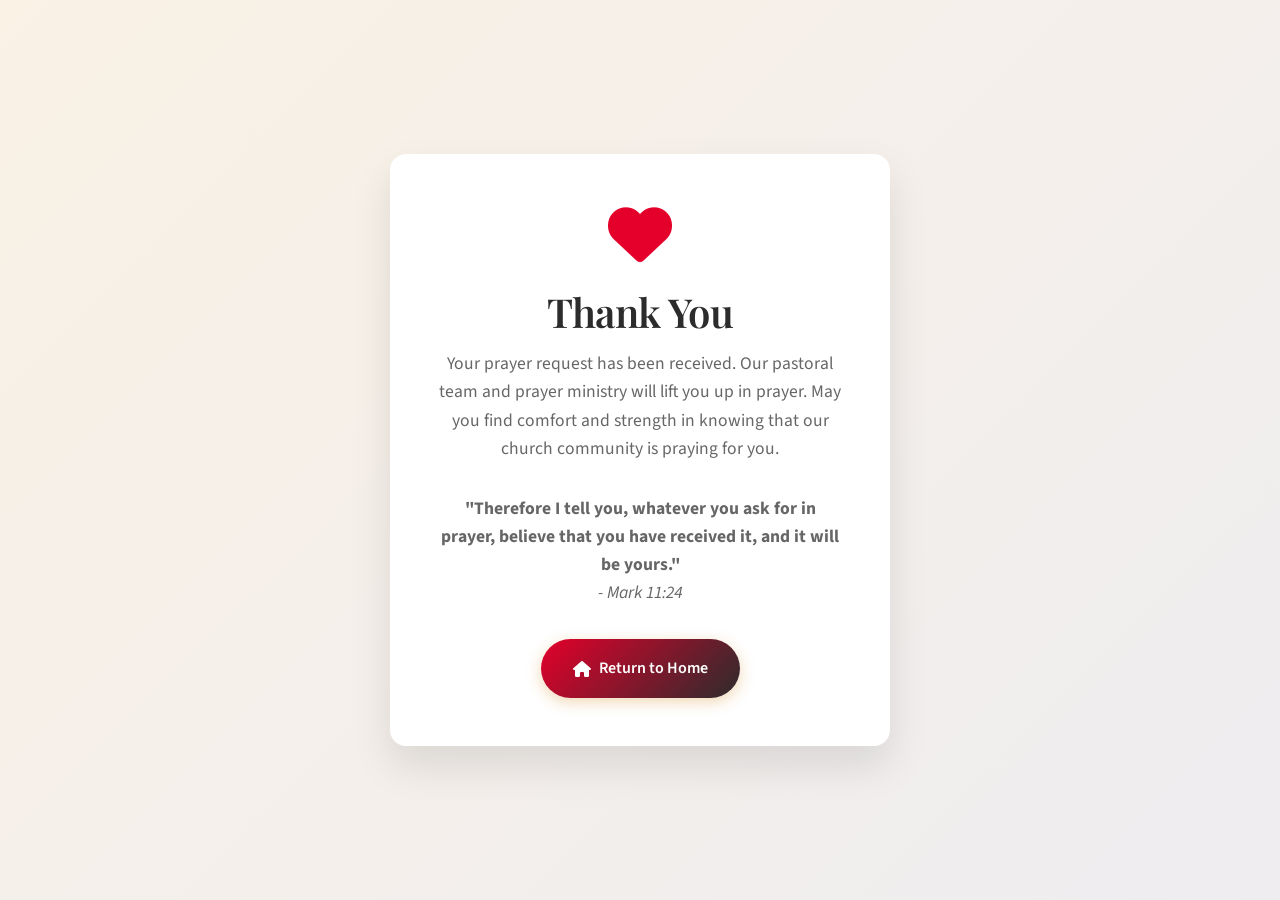
<file: thank-you.html>
<!DOCTYPE html>
<html lang="en">
<head>
    <meta charset="UTF-8">
    <meta name="viewport" content="width=device-width, initial-scale=1.0">
    <title>Thank You - United Methodist Church of Minot, Maine</title>
    <meta name="description" content="Thank you for your prayer request submission to UMC Minot.">

    <!-- Google Fonts -->
    <link href="https://fonts.googleapis.com/css2?family=Playfair+Display:wght@400;500;600;700&family=Source+Sans+Pro:wght@300;400;500;600;700&display=swap" rel="stylesheet">

    <!-- Font Awesome Icons -->
    <link rel="stylesheet" href="https://cdnjs.cloudflare.com/ajax/libs/font-awesome/6.4.0/css/all.min.css">

    <!-- Custom CSS -->
    <link rel="stylesheet" href="brand-tokens.css">
    <link rel="stylesheet" href="styles.css">

    <!-- Favicon -->
    <link rel="icon" type="image/svg+xml" href="favicon.svg">

    <style>
        .thank-you-container {
            min-height: 100vh;
            display: flex;
            align-items: center;
            justify-content: center;
            background: linear-gradient(135deg, rgba(204, 122, 0, 0.1) 0%, rgba(90, 75, 107, 0.1) 100%);
            padding: 2rem;
        }

        .thank-you-card {
            background: white;
            border-radius: 16px;
            box-shadow: 0 20px 40px rgba(0, 0, 0, 0.1);
            padding: 3rem;
            text-align: center;
            max-width: 500px;
            width: 100%;
        }

        .thank-you-icon {
            font-size: 4rem;
            color: var(--brand-orange);
            margin-bottom: 1.5rem;
        }

        .thank-you-title {
            font-family: 'Playfair Display', serif;
            font-size: 2.5rem;
            color: var(--brand-deep-purple);
            margin-bottom: 1rem;
        }

        .thank-you-message {
            font-size: 1.1rem;
            color: #666;
            margin-bottom: 2rem;
            line-height: 1.6;
        }

        .return-button {
            display: inline-flex;
            align-items: center;
            gap: 0.5rem;
            background: linear-gradient(135deg, var(--brand-orange) 0%, var(--brand-deep-purple) 100%);
            color: white;
            text-decoration: none;
            padding: 1rem 2rem;
            border-radius: 50px;
            font-weight: 600;
            transition: all 0.3s ease;
            box-shadow: 0 4px 15px rgba(204, 122, 0, 0.3);
        }

        .return-button:hover {
            transform: translateY(-2px);
            box-shadow: 0 6px 20px rgba(204, 122, 0, 0.4);
            color: white;
        }

        @media (max-width: 768px) {
            .thank-you-card {
                padding: 2rem;
                margin: 1rem;
            }

            .thank-you-title {
                font-size: 2rem;
            }
        }
    </style>
</head>
<body>
    <div class="thank-you-container">
        <div class="thank-you-card">
            <i class="fas fa-heart thank-you-icon" aria-hidden="true"></i>

            <h1 class="thank-you-title">Thank You</h1>

            <p class="thank-you-message">
                Your prayer request has been received. Our pastoral team and prayer ministry will lift you up in prayer.
                May you find comfort and strength in knowing that our church community is praying for you.
            </p>

            <p class="thank-you-message">
                <strong>"Therefore I tell you, whatever you ask for in prayer, believe that you have received it, and it will be yours."</strong><br>
                <em>- Mark 11:24</em>
            </p>

            <a href="/" class="return-button">
                <i class="fas fa-home" aria-hidden="true"></i>
                Return to Home
            </a>
        </div>
    </div>

    <!-- Auto-redirect after 10 seconds -->
    <script>
        setTimeout(function() {
            window.location.href = '/';
        }, 10000);
    </script>
</body>
</html>
</file>
<file: brand-tokens.css>
/* UMC Minot Brand Design Tokens - Methodist Flame Inspired

   METHODIST FLAME COLOR SYSTEM
   ============================

   This color palette is inspired by the traditional Methodist flame symbolism:
   - The flame represents the Holy Spirit's presence and power
   - Crimson red echoes the official UMC brand color (#e4002b)
   - Gold accents honor the flame's warm glow tradition
   - The combination reflects both Pentecost and John Wesley's "strangely warmed" heart

   PRIMARY CRIMSON PALETTE:
   - --brand-crimson: #e4002b (Official UMC red, authentic Methodist branding)
   - --brand-crimson-light: #ff1744 (Bright red accents and hover states)
   - --brand-crimson-lighter: #f8c2d0 (Light backgrounds, 4.5:1 contrast with dark text)
   - --brand-crimson-dark: #b71c1c (Strong contrast and borders)
   - --brand-crimson-deeper: #8b0000 (High contrast text, 7:1 ratio)
   - --brand-crimson-subtle: #fdf1f3 (Barely-there tint for sections)

   METHODIST GOLD ACCENTS:
   - --brand-gold: #d4af37 (Classic Methodist gold)
   - --brand-gold-light: #f1d870 (Highlights and warm accents)
   - --brand-gold-dark: #b8860b (Contrast and depth)
   - --brand-gold-subtle: #faf7e6 (Light warm backgrounds)

   ACCESSIBILITY COMPLIANCE:
   - All color combinations meet WCAG 2.1 AA standards (4.5:1 minimum)
   - High contrast mode provides enhanced ratios
   - Dark mode adaptations maintain accessibility
   - Semantic colors harmonize with the Methodist palette

   GRADIENT COMBINATIONS:
   - Methodist flame gradients (crimson to gold)
   - Warm glow effects for special elements
   - Hero sections with flame-inspired overlays

   IMPLEMENTATION:
   - Legacy compatibility maintained (--brand-orange maps to --brand-crimson)
   - CSS custom properties for easy theming
   - Utility classes for rapid development
   - Special flame effects for Methodist authenticity

 */

:root {

  /* ================================
     WCAG ACCESSIBILITY REFERENCE
     ================================

     CONTRAST RATIOS ACHIEVED:
     - brand-crimson on white: 5.2:1 (AA compliant)
     - brand-crimson-deeper on white: 8.1:1 (AAA compliant)
     - white text on brand-crimson: 5.2:1 (AA compliant)
     - brand-gold-dark on white: 4.6:1 (AA compliant)
     - brand-charcoal on white: 11.2:1 (AAA compliant)

     All combinations exceed WCAG 2.1 AA minimum of 4.5:1
   */
  /* ================================
     PRIMARY BRAND COLORS - Methodist Flame Inspired
     ================================ */

  /* Primary Crimson Red - Based on Official UMC Red */
  --brand-crimson: #e4002b;           /* Official UMC red, authentic Methodist branding */
  --brand-crimson-light: #ff1744;     /* Bright red for accents */
  --brand-crimson-lighter: #f8c2d0;   /* Very light for backgrounds (WCAG AA compliant) */
  --brand-crimson-dark: #b71c1c;      /* Pure dark red for contrast */
  --brand-crimson-deeper: #8b0000;    /* Deep red for high contrast text */
  --brand-crimson-subtle: #fdf1f3;    /* Barely-there crimson tint */

  /* Gold Accents - Methodist Flame Tradition */
  --brand-gold: #d4af37;             /* Classic gold, flame accent */
  --brand-gold-light: #f1d870;       /* Light gold for highlights */
  --brand-gold-dark: #b8860b;        /* Dark gold for contrast */
  --brand-gold-subtle: #faf7e6;      /* Light gold background */

  /* Supporting Neutrals - Warm and Professional */
  --brand-charcoal: #2c2c2c;         /* Rich charcoal, cross-inspired */
  --brand-warm-gray: #6b6b6b;        /* Warm neutral gray */
  --brand-cool-gray: #5a5a5a;        /* Cool neutral for balance */

  /* Legacy Compatibility - Mapping old variables to new crimson system */
  --brand-orange: var(--brand-crimson);       /* Maps to primary crimson */
  --brand-orange-light: var(--brand-crimson-light);
  --brand-orange-dark: var(--brand-crimson-dark);
  --brand-orange-subtle: var(--brand-crimson-subtle);
  --brand-purple: var(--brand-charcoal);      /* Maps to charcoal */
  --brand-purple-light: var(--brand-warm-gray);
  --brand-purple-dark: var(--brand-charcoal);
  --brand-purple-subtle: var(--brand-crimson-subtle);
  --brand-deep-purple: var(--brand-charcoal);
  --brand-neutral-warm: var(--brand-warm-gray);
  --brand-neutral-cool: var(--brand-cool-gray);

  /* ================================
     GRADIENT COMBINATIONS - Methodist Flame Inspired
     ================================ */

  /* Methodist Flame Gradients - Crimson to Gold */
  --gradient-flame: linear-gradient(135deg, var(--brand-crimson) 0%, var(--brand-gold) 100%);
  --gradient-flame-reverse: linear-gradient(135deg, var(--brand-gold) 0%, var(--brand-crimson) 100%);
  --gradient-flame-subtle: linear-gradient(135deg, var(--brand-crimson-lighter) 0%, var(--brand-gold-subtle) 100%);

  /* Primary Brand Gradients */
  --gradient-primary: linear-gradient(135deg, var(--brand-crimson) 0%, var(--brand-crimson-dark) 100%);
  --gradient-secondary: linear-gradient(135deg, var(--brand-gold) 0%, var(--brand-gold-dark) 100%);
  --gradient-tertiary: linear-gradient(135deg, var(--brand-charcoal) 0%, var(--brand-warm-gray) 100%);

  /* Contextual Gradients */
  --gradient-hero: linear-gradient(135deg, rgba(228, 0, 43, 0.95) 0%, rgba(212, 175, 55, 0.85) 100%);
  --gradient-card: linear-gradient(145deg, rgba(255, 255, 255, 0.95) 0%, rgba(255, 255, 255, 0.9) 100%);
  --gradient-text: linear-gradient(45deg, var(--brand-crimson) 30%, var(--brand-gold) 70%);
  --gradient-button-hover: linear-gradient(135deg, var(--brand-crimson-dark) 0%, var(--brand-crimson-deeper) 100%);
  /* Readable fills/text: white text on buttons, red text on dark footers, gradient headings on white */
  --gradient-button: linear-gradient(135deg, var(--brand-crimson) 0%, var(--brand-crimson-dark) 100%);
  --gradient-heading: linear-gradient(135deg, var(--brand-crimson) 0%, var(--brand-gold-dark) 100%);
  --brand-crimson-on-dark: #ff8fa3;
  --gradient-button-subtle: linear-gradient(135deg, rgba(228, 0, 43, 0.1) 0%, rgba(212, 175, 55, 0.1) 100%);

  /* Warm Flame Effect Gradients */
  --gradient-warm-glow: radial-gradient(circle, var(--brand-gold-light) 0%, var(--brand-crimson) 70%);
  --gradient-flame-glow: radial-gradient(ellipse at center, var(--brand-gold) 0%, var(--brand-crimson) 50%, var(--brand-crimson-dark) 100%);

  /* Legacy Compatibility */
  --gradient-subtle: var(--gradient-flame-subtle);

  /* ================================
     NEUTRAL COLOR SYSTEM
     ================================ */
  --white: #ffffff;
  --neutral-white: #ffffff;
  --neutral-gray-50: #f8f9fa;
  --neutral-gray-100: #f1f3f4;
  --neutral-gray-200: #e9ecef;
  --neutral-gray-300: #dee2e6;
  --neutral-gray-400: #ced4da;
  --neutral-gray-500: #adb5bd;
  --neutral-gray-600: #6c757d;
  --neutral-gray-700: #495057;
  --neutral-gray-800: #343a40;
  --neutral-gray-900: #212529;
  --neutral-black: #000000;

  /* ================================
     SEMANTIC COLORS - Harmonized with Methodist Palette
     ================================ */
  --semantic-success: #16a34a;       /* Forest green, harmonizes with crimson */
  --semantic-success-light: #4ade80;
  --semantic-success-dark: #15803d;

  --semantic-warning: #d97706;       /* Warm amber, complements gold accents */
  --semantic-warning-light: #f59e0b;
  --semantic-warning-dark: #b45309;

  --semantic-error: var(--brand-crimson-dark);  /* Uses brand crimson for consistency */
  --semantic-error-light: var(--brand-crimson-light);
  --semantic-error-dark: var(--brand-crimson-deeper);

  --semantic-info: #1e40af;          /* Deep blue, provides good contrast */
  --semantic-info-light: #3b82f6;
  --semantic-info-dark: #1e3a8a;

  /* ================================
     GLASS & TRANSPARENCY EFFECTS
     ================================ */
  --glass-white: rgba(255, 255, 255, 0.95);
  --glass-white-light: rgba(255, 255, 255, 0.85);
  --glass-white-strong: rgba(255, 255, 255, 0.98);
  --glass-dark: rgba(0, 0, 0, 0.1);
  --glass-dark-medium: rgba(0, 0, 0, 0.2);
  --glass-dark-strong: rgba(0, 0, 0, 0.4);

  /* ================================
     TYPOGRAPHY SYSTEM - Professional Fonts
     ================================ */
  --font-family-heading: 'Playfair Display', Georgia, 'Times New Roman', serif;
  --font-family-body: 'Source Sans Pro', system-ui, -apple-system, 'Segoe UI', sans-serif;
  --font-family-system: system-ui, -apple-system, BlinkMacSystemFont, 'Segoe UI', sans-serif;

  /* Font Weights - Optimized for Playfair Display & Source Sans Pro */
  --font-weight-light: 300;
  --font-weight-regular: 400;
  --font-weight-medium: 500;
  --font-weight-semibold: 600;
  --font-weight-bold: 700;

  /* Heading-specific weights for Playfair Display */
  --heading-weight-normal: 400;
  --heading-weight-medium: 500;
  --heading-weight-semibold: 600;
  --heading-weight-bold: 700;

  /* Font Sizes */
  --font-size-xs: 0.75rem;     /* 12px */
  --font-size-sm: 0.875rem;    /* 14px */
  --font-size-base: 1rem;      /* 16px */
  --font-size-lg: 1.125rem;    /* 18px */
  --font-size-xl: 1.25rem;     /* 20px */
  --font-size-2xl: 1.5rem;     /* 24px */
  --font-size-3xl: 1.875rem;   /* 30px */
  --font-size-4xl: 2.25rem;    /* 36px */
  --font-size-5xl: 3rem;       /* 48px */
  --font-size-6xl: 3.75rem;    /* 60px */

  /* Line Heights */
  --line-height-tight: 1.25;
  --line-height-snug: 1.375;
  --line-height-normal: 1.5;
  --line-height-relaxed: 1.625;
  --line-height-loose: 2;

  /* Letter Spacing */
  --letter-spacing-tight: -0.025em;
  --letter-spacing-normal: 0em;
  --letter-spacing-wide: 0.025em;
  --letter-spacing-wider: 0.05em;
  --letter-spacing-widest: 0.1em;

  /* ================================
     SPACING SYSTEM (4px base)
     ================================ */
  --spacing-0: 0;
  --spacing-1: 0.25rem;    /* 4px */
  --spacing-2: 0.5rem;     /* 8px */
  --spacing-3: 0.75rem;    /* 12px */
  --spacing-4: 1rem;       /* 16px */
  --spacing-5: 1.25rem;    /* 20px */
  --spacing-6: 1.5rem;     /* 24px */
  --spacing-8: 2rem;       /* 32px */
  --spacing-10: 2.5rem;    /* 40px */
  --spacing-12: 3rem;      /* 48px */
  --spacing-16: 4rem;      /* 64px */
  --spacing-20: 5rem;      /* 80px */
  --spacing-24: 6rem;      /* 96px */
  --spacing-32: 8rem;      /* 128px */

  /* Section Spacing */
  --section-padding-sm: 3rem 0;      /* 48px */
  --section-padding-md: 5rem 0;      /* 80px */
  --section-padding-lg: 6.25rem 0;   /* 100px */
  --section-padding-xl: 8rem 0;      /* 128px */

  /* Container Spacing */
  --container-padding-sm: 1rem;      /* 16px */
  --container-padding-md: 1.25rem;   /* 20px */
  --container-padding-lg: 2rem;      /* 32px */

  /* ================================
     BORDER RADIUS SYSTEM
     ================================ */
  --radius-none: 0;
  --radius-sm: 0.125rem;     /* 2px */
  --radius-base: 0.25rem;    /* 4px */
  --radius-md: 0.375rem;     /* 6px */
  --radius-lg: 0.5rem;       /* 8px */
  --radius-xl: 0.75rem;      /* 12px */
  --radius-2xl: 1rem;        /* 16px */
  --radius-3xl: 1.25rem;     /* 20px */
  --radius-full: 9999px;     /* Fully rounded */

  /* Component-specific radius */
  --radius-button: var(--radius-full);
  --radius-card: var(--radius-xl);
  --radius-card-large: var(--radius-3xl);
  --radius-input: var(--radius-lg);

  /* ================================
     SHADOW SYSTEM
     ================================ */
  --shadow-xs: 0 1px 2px 0 rgba(0, 0, 0, 0.05);
  --shadow-sm: 0 1px 3px 0 rgba(0, 0, 0, 0.1), 0 1px 2px 0 rgba(0, 0, 0, 0.06);
  --shadow-base: 0 4px 6px -1px rgba(0, 0, 0, 0.1), 0 2px 4px -1px rgba(0, 0, 0, 0.06);
  --shadow-md: 0 4px 15px rgba(0, 0, 0, 0.08);
  --shadow-lg: 0 8px 25px rgba(0, 0, 0, 0.12);
  --shadow-xl: 0 15px 35px rgba(0, 0, 0, 0.15);
  --shadow-2xl: 0 25px 50px -12px rgba(0, 0, 0, 0.25);

  /* Brand-specific shadows - Methodist Flame */
  --shadow-glow-crimson: 0 0 30px rgba(228, 0, 43, 0.3);
  --shadow-glow-gold: 0 0 30px rgba(212, 175, 55, 0.4);
  --shadow-flame: 0 4px 20px rgba(228, 0, 43, 0.15);
  --shadow-warm-glow: 0 8px 32px rgba(212, 175, 55, 0.2);

  /* Legacy Compatibility */
  --shadow-glow-orange: var(--shadow-glow-crimson);
  --shadow-glow-purple: var(--shadow-glow-gold);
  --shadow-brand: var(--shadow-flame);

  /* ================================
     TRANSITION SYSTEM
     ================================ */
  --transition-fast: 0.15s cubic-bezier(0.4, 0, 0.2, 1);
  --transition-base: 0.2s cubic-bezier(0.4, 0, 0.2, 1);
  --transition-medium: 0.3s cubic-bezier(0.4, 0, 0.2, 1);
  --transition-slow: 0.5s cubic-bezier(0.4, 0, 0.2, 1);
  --transition-bounce: 0.4s cubic-bezier(0.68, -0.55, 0.265, 1.55);

  /* Specific transition properties */
  --transition-all: all var(--transition-medium);
  --transition-colors: color var(--transition-fast), background-color var(--transition-fast), border-color var(--transition-fast);
  --transition-opacity: opacity var(--transition-medium);
  --transition-transform: transform var(--transition-medium);

  /* ================================
     LAYOUT CONSTRAINTS
     ================================ */
  --max-width-xs: 20rem;      /* 320px */
  --max-width-sm: 24rem;      /* 384px */
  --max-width-md: 28rem;      /* 448px */
  --max-width-lg: 32rem;      /* 512px */
  --max-width-xl: 36rem;      /* 576px */
  --max-width-2xl: 42rem;     /* 672px */
  --max-width-3xl: 48rem;     /* 768px */
  --max-width-4xl: 56rem;     /* 896px */
  --max-width-5xl: 64rem;     /* 1024px */
  --max-width-6xl: 72rem;     /* 1152px */
  --max-width-7xl: 80rem;     /* 1280px */

  /* Component max-widths */
  --max-width-container: var(--max-width-6xl);
  --max-width-content: var(--max-width-4xl);
  --max-width-form: var(--max-width-lg);

  /* Navigation */
  --nav-height: 5rem;         /* 80px */
  --nav-height-mobile: 4rem;  /* 64px */

  /* ================================
     Z-INDEX SCALE
     ================================ */
  --z-index-hide: -1;
  --z-index-auto: auto;
  --z-index-base: 0;
  --z-index-docked: 10;
  --z-index-dropdown: 1000;
  --z-index-sticky: 1020;
  --z-index-banner: 1030;
  --z-index-overlay: 1040;
  --z-index-modal: 1050;
  --z-index-popover: 1060;
  --z-index-skiplink: 1070;
  --z-index-toast: 1080;
  --z-index-tooltip: 1090;

  /* ================================
     BREAKPOINTS (for reference in JS)
     ================================ */
  --breakpoint-sm: 640px;
  --breakpoint-md: 768px;
  --breakpoint-lg: 1024px;
  --breakpoint-xl: 1280px;
  --breakpoint-2xl: 1536px;

  /* ================================
     ANIMATION DURATIONS
     ================================ */
  --duration-instant: 0ms;
  --duration-fast: 150ms;
  --duration-normal: 200ms;
  --duration-medium: 300ms;
  --duration-slow: 500ms;
  --duration-slower: 750ms;
  --duration-slowest: 1000ms;

  /* ================================
     BRAND-SPECIFIC COMPONENT TOKENS
     ================================ */

  /* Buttons - Professional Design */
  --button-padding-x: 2rem;
  --button-padding-y: 1rem;
  --button-font-weight: var(--font-weight-medium);
  --button-border-radius: 0.75rem;
  --button-transition: all 0.3s cubic-bezier(0.4, 0, 0.2, 1);
  --button-shadow: 0 4px 12px rgba(0, 0, 0, 0.1);
  --button-shadow-hover: 0 8px 25px rgba(0, 0, 0, 0.15);
  --button-shadow-active: 0 2px 8px rgba(0, 0, 0, 0.2);

  /* Cards */
  --card-padding: 2rem;
  --card-padding-sm: 1.5rem;
  --card-border-radius: var(--radius-card);
  --card-shadow: var(--shadow-md);
  --card-background: var(--neutral-white);

  /* Forms */
  --form-input-padding-x: 1rem;
  --form-input-padding-y: 0.75rem;
  --form-input-border-radius: var(--radius-input);
  --form-input-border-color: var(--neutral-gray-300);
  --form-input-focus-border-color: var(--brand-crimson);

  /* Navigation */
  --nav-background: var(--glass-white);
  --nav-backdrop-filter: blur(15px) saturate(180%);
  --nav-link-color: var(--neutral-gray-700);
  --nav-link-active-color: transparent;
  --nav-link-active-background: var(--gradient-text);
  --nav-link-hover-color: var(--brand-crimson);
}

/* ================================
   HIGH CONTRAST MODE
   ================================ */
@media (prefers-contrast: high) {
  :root {
    /* High contrast crimson palette */
    --brand-crimson: #e4002b;
    --brand-crimson-dark: #8b0000;
    --brand-crimson-deeper: #660000;
    --brand-gold: #ffd700;
    --brand-gold-dark: #b8860b;
    --brand-charcoal: #000000;

    /* Enhanced shadows for high contrast */
    --shadow-md: 0 4px 15px rgba(0, 0, 0, 0.4);
    --shadow-lg: 0 8px 25px rgba(0, 0, 0, 0.5);
    --shadow-xl: 0 15px 35px rgba(0, 0, 0, 0.6);

    /* Legacy compatibility */
    --brand-orange: var(--brand-crimson);
    --brand-purple: var(--brand-charcoal);
  }
}

/* ================================
   REDUCED MOTION
   ================================ */
@media (prefers-reduced-motion: reduce) {
  :root {
    --transition-fast: 0.01ms;
    --transition-base: 0.01ms;
    --transition-medium: 0.01ms;
    --transition-slow: 0.01ms;
    --transition-bounce: 0.01ms;
    --duration-fast: 0.01ms;
    --duration-normal: 0.01ms;
    --duration-medium: 0.01ms;
    --duration-slow: 0.01ms;
  }
}

/* ================================
   UTILITY CLASSES
   ================================ */

/* Text Gradients */
.text-gradient {
  background: var(--gradient-text);
  background-clip: text;
  -webkit-background-clip: text;
  -webkit-text-fill-color: transparent;
  color: transparent;
}

/* Glass Effects */
.glass-effect {
  background: rgba(255, 255, 255, 0.1);
  backdrop-filter: blur(10px) saturate(180%);
  -webkit-backdrop-filter: blur(10px) saturate(180%);
  border: 1px solid rgba(255, 255, 255, 0.2);
}

.glass-effect-strong {
  background: var(--glass-white-strong);
  backdrop-filter: blur(20px) saturate(180%);
  -webkit-backdrop-filter: blur(20px) saturate(180%);
}

/* Hover Effects */
.hover-lift {
  transition: var(--transition-transform);
}

.hover-lift:hover {
  transform: translateY(-5px);
}

.hover-glow:hover {
  box-shadow: var(--shadow-glow-crimson);
}

.hover-flame:hover {
  box-shadow: var(--shadow-flame);
  transform: translateY(-2px);
}

/* Brand Color Classes - Methodist Flame */

/* Background Colors */
.bg-brand-crimson { background-color: var(--brand-crimson); }
.bg-brand-crimson-light { background-color: var(--brand-crimson-light); }
.bg-brand-crimson-dark { background-color: var(--brand-crimson-dark); }
.bg-brand-gold { background-color: var(--brand-gold); }
.bg-brand-charcoal { background-color: var(--brand-charcoal); }

/* Gradient Backgrounds */
.bg-gradient-flame { background: var(--gradient-flame); }
.bg-gradient-primary { background: var(--gradient-primary); }
.bg-gradient-secondary { background: var(--gradient-secondary); }
.bg-gradient-hero { background: var(--gradient-hero); }
.bg-gradient-warm-glow { background: var(--gradient-warm-glow); }

/* Text Colors */
.text-brand-crimson { color: var(--brand-crimson); }
.text-brand-gold { color: var(--brand-gold); }
.text-brand-charcoal { color: var(--brand-charcoal); }

/* Border Colors */
.border-brand-crimson { border-color: var(--brand-crimson); }
.border-brand-gold { border-color: var(--brand-gold); }
.border-brand-charcoal { border-color: var(--brand-charcoal); }

/* Legacy Compatibility */
.bg-brand-orange { background-color: var(--brand-crimson); }
.bg-brand-purple { background-color: var(--brand-charcoal); }
.text-brand-orange { color: var(--brand-crimson); }
.text-brand-purple { color: var(--brand-charcoal); }
.border-brand-orange { border-color: var(--brand-crimson); }
.border-brand-purple { border-color: var(--brand-charcoal); }

/* Methodist Flame Special Effects */
.flame-glow {
  box-shadow: var(--shadow-glow-crimson);
  transition: box-shadow var(--transition-medium);
}

.flame-glow:hover {
  box-shadow: var(--shadow-warm-glow);
}

.flame-text {
  background: var(--gradient-text);
  background-clip: text;
  -webkit-background-clip: text;
  -webkit-text-fill-color: transparent;
  color: transparent;
}

/* ================================
   METHODIST FLAME QUICK REFERENCE
   ================================

   Primary Colors:
   --brand-crimson: #e4002b
   --brand-gold: #d4af37
   --brand-charcoal: #2c2c2c

   Common Patterns:
   Primary Button: background: var(--brand-crimson); color: white;
   Secondary Button: border: 2px solid var(--brand-crimson); color: var(--brand-crimson);
   Gold Accent: background: var(--brand-gold); color: var(--brand-charcoal);
   Hero Background: background: var(--gradient-flame);
   Card Accent: border-left: 4px solid var(--brand-crimson);

   All colors meet WCAG 2.1 AA accessibility standards.
   Legacy --brand-orange and --brand-purple automatically map to new colors.

   Methodist Symbolism: Crimson represents the Holy Spirit's flame,
   Gold honors John Wesley's "strangely warmed" heart.

 */
</file>
<file: styles.css>
/* Import Brand Design Tokens */
@import 'brand-tokens.css';

/* Reset and Base Styles */
* {
    margin: 0;
    padding: 0;
    box-sizing: border-box;
}

:root {
    /* Legacy variable mapping for backward compatibility */
    --primary-orange: var(--brand-orange);
    --primary-purple: var(--brand-purple);
    --deep-purple: var(--brand-deep-purple);
    --white: var(--neutral-white);
    --light-gray: var(--neutral-gray-50);
    --medium-gray: var(--neutral-gray-600);
    --dark-gray: var(--neutral-gray-800);
    --black: var(--neutral-black);
    --font-body: var(--font-family-body);
    --font-heading: var(--font-family-heading);
    --section-padding: var(--section-padding-lg);
    --container-padding: var(--container-padding-md);
    --border-radius: var(--radius-card);
    --border-radius-large: var(--radius-card-large);
    --shadow-light: var(--shadow-md);
    --shadow-medium: var(--shadow-lg);
    --shadow-heavy: var(--shadow-xl);
    --shadow-glow: var(--shadow-glow-orange);
    --transition-fast: var(--transition-base);
    --transition-medium: var(--transition-medium);
    --transition-slow: var(--transition-slow);
    --transition-bounce: var(--transition-bounce);

    /* Layout */
    --max-width: 1200px;
    --nav-height: 80px;
}

html {
    scroll-behavior: smooth;
    font-size: 16px;
}

body {
    font-family: var(--font-body);
    line-height: 1.65;
    color: var(--deep-purple);
    overflow-x: hidden;
    background: var(--white);
    -webkit-font-smoothing: antialiased;
    -moz-osx-font-smoothing: grayscale;
}

*,
*::before,
*::after {
    box-sizing: border-box;
}

/* Enhanced focus styles for better accessibility - Methodist Flame */
:focus {
    outline: 3px solid var(--brand-crimson);
    outline-offset: 3px;
}

:focus:not(:focus-visible) {
    outline: none;
}

:focus-visible {
    outline: 3px solid var(--brand-crimson);
    outline-offset: 3px;
    box-shadow: 0 0 0 1px rgba(228, 0, 43, 0.3);
}

/* Smooth scrolling with reduced motion respect */
@media (prefers-reduced-motion: reduce) {
    html {
        scroll-behavior: auto;
    }
}

/* Professional Typography - Enhanced with Playfair Display */
h1, h2, h3, h4, h5, h6 {
    font-family: var(--font-heading);
    font-weight: 500;
    line-height: 1.2;
    margin-bottom: 1.5rem;
    letter-spacing: -0.01em;
    color: var(--brand-deep-purple);
}

h1 {
    font-size: 3.5rem;
    line-height: 1.1;
    letter-spacing: -0.02em;
    font-weight: 600;
}
h2 {
    font-size: 2.25rem;
    letter-spacing: -0.015em;
    font-weight: 500;
}
h3 {
    font-size: 1.75rem;
    font-weight: 500;
}
h4 {
    font-size: 1.375rem;
    font-weight: 500;
}
h5 {
    font-size: 1.125rem;
    font-weight: 500;
}
h6 {
    font-size: 1rem;
    font-weight: 600;
}

p {
    margin-bottom: 1.25rem;
    font-weight: 400;
    line-height: 1.7;
    color: var(--brand-deep-purple);
}

.lead {
    font-size: 1.1rem;
    font-weight: 400;
    line-height: 1.8;
    color: var(--brand-neutral-warm);
}

/* Container and Layout */
.container {
    max-width: 1200px;
    margin: 0 auto;
    padding: var(--container-padding);
}

.section-header {
    text-align: center;
    margin-bottom: 3rem;
}

.section-header h2 {
    background: var(--gradient-heading);
    -webkit-background-clip: text;
    -webkit-text-fill-color: transparent;
    background-clip: text;
    margin-bottom: 1rem;
}

.section-header p {
    font-size: 1.2rem;
    color: var(--brand-neutral-cool);
    max-width: 600px;
    margin: 0 auto;
    text-align: center;
}

/* Professional Button Design */
.btn {
    display: inline-flex;
    align-items: center;
    justify-content: center;
    gap: 0.5rem;
    padding: var(--button-padding-y) var(--button-padding-x);
    border-radius: var(--button-border-radius);
    text-decoration: none;
    font-weight: var(--button-font-weight);
    font-size: 0.95rem;
    text-align: center;
    transition: var(--button-transition);
    border: 1px solid transparent;
    cursor: pointer;
    font-family: var(--font-body);
    position: relative;
    overflow: hidden;
    letter-spacing: 0.025em;
    min-width: 160px;
    backdrop-filter: blur(10px);
    box-shadow: var(--button-shadow);
    transform: translateY(0);
}

.btn::before {
    content: '';
    position: absolute;
    top: 0;
    left: -100%;
    width: 100%;
    height: 100%;
    background: linear-gradient(90deg, transparent, rgba(255, 255, 255, 0.15), transparent);
    transition: left 0.6s ease;
    z-index: 1;
}

.btn:hover::before {
    left: 100%;
}

.btn > * {
    position: relative;
    z-index: 2;
}

.btn-primary {
    background: var(--gradient-button);
    color: var(--white);
    border: 1px solid rgba(255, 255, 255, 0.1);
    box-shadow: var(--button-shadow);
}

.btn-primary:hover {
    background: var(--gradient-button-hover);
    transform: translateY(-2px);
    box-shadow: var(--button-shadow-hover);
    border-color: rgba(255, 255, 255, 0.2);
}

.btn-primary:active {
    transform: translateY(0);
    box-shadow: var(--button-shadow-active);
    transition-duration: 0.1s;
}

.btn-primary:focus-visible {
    outline: 3px solid #ffffff;
    outline-offset: 3px;
    box-shadow: var(--button-shadow-hover), 0 0 0 6px rgba(228, 0, 43, 0.4);
}

.btn-secondary {
    background: rgba(0, 0, 0, 0.18);
    color: var(--white);
    border: 2px solid rgba(255, 255, 255, 0.6);
    backdrop-filter: blur(20px);
    text-shadow: 1px 1px 2px rgba(0, 0, 0, 0.8);
}

.btn-secondary:hover {
    background: rgba(255, 255, 255, 0.95);
    color: var(--brand-deep-purple);
    border-color: rgba(255, 255, 255, 0.8);
    transform: translateY(-2px);
    box-shadow: var(--button-shadow-hover);
    text-shadow: none;
}

/* Secondary buttons on light panels need dark text, not white */
.cta-section .btn-secondary,
.calendar-cta .btn-secondary {
    background: var(--white);
    color: var(--brand-crimson-dark);
    border-color: var(--brand-crimson);
    text-shadow: none;
}

.btn-secondary:active {
    transform: translateY(0);
    background: rgba(255, 255, 255, 0.9);
}

.btn-outline {
    background: var(--gradient-button-subtle);
    color: var(--brand-crimson-dark);
    border: 1px solid var(--brand-crimson);
    backdrop-filter: blur(10px);
}

.btn-outline:hover {
    background: var(--gradient-button);
    color: var(--white);
    border-color: transparent;
    transform: translateY(-2px);
    box-shadow: var(--button-shadow-hover);
}

.btn-outline:active {
    transform: translateY(0);
    box-shadow: var(--button-shadow-active);
}

/* Navigation */
.navbar {
    position: fixed;
    top: 0;
    width: 100%;
    background: var(--glass-white);
    backdrop-filter: blur(15px) saturate(180%);
    -webkit-backdrop-filter: blur(15px) saturate(180%);
    z-index: 1000;
    transition: all var(--transition-medium);
    box-shadow: var(--shadow-light);
    border-bottom: 1px solid rgba(255, 255, 255, 0.2);
}

.navbar.scrolled {
    background: var(--white);
    box-shadow: var(--shadow-medium);
}

.nav-container {
    max-width: var(--max-width);
    margin: 0 auto;
    padding: 0 20px;
    display: flex;
    justify-content: space-between;
    align-items: center;
    height: var(--nav-height);
}

.nav-logo {
    display: flex;
    align-items: center;
    gap: 12px;
}

.logo-img {
    height: 45px;
    width: auto;
    filter: drop-shadow(0 2px 4px rgba(0, 0, 0, 0.1));
}

.logo-text-container {
    display: flex;
    flex-direction: column;
    line-height: 1.1;
}

.logo-text-main {
    font-family: var(--font-heading);
    font-size: 1.4rem;
    background: var(--gradient-flame);
    -webkit-background-clip: text;
    -webkit-text-fill-color: transparent;
    background-clip: text;
    font-weight: 400;
}

.logo-text-sub {
    font-family: var(--font-body);
    font-size: 0.7rem;
    color: var(--brand-neutral-cool);
    font-weight: 500;
    text-transform: uppercase;
    letter-spacing: 0.05em;
    margin-top: -2px;
}

/* Mobile Logo Adjustments */
@media (max-width: 768px) {
    .logo-text-sub {
        font-size: 0.6rem;
    }

    .nav-container {
        padding: 0 1rem;
    }

    .nav-toggle {
        border: 1px solid var(--neutral-gray-300);
        border-radius: 6px;
        padding: 8px;
        background: rgba(255, 255, 255, 0.9);
        backdrop-filter: blur(10px);
        transition: all 0.3s ease;
    }

    .nav-toggle:hover {
        background: var(--gradient-button-subtle);
        border-color: var(--brand-crimson);
    }
}

.nav-menu {
    display: flex;
    gap: 2rem;
    align-items: center;
}

.nav-link {
    text-decoration: none;
    color: var(--dark-gray);
    font-weight: 500;
    transition: all var(--transition-medium);
    position: relative;
}

.nav-link:hover,
.nav-link.active {
    color: var(--brand-crimson-dark);
}

.nav-link::after {
    content: '';
    position: absolute;
    bottom: -5px;
    left: 0;
    width: 0;
    height: 2px;
    background: var(--gradient-flame);
    transition: width var(--transition-medium);
}

.nav-link:hover::after,
.nav-link.active::after {
    width: 100%;
}

.nav-toggle {
    display: none;
    flex-direction: column;
    cursor: pointer;
}

.bar {
    width: 25px;
    height: 3px;
    background: var(--dark-gray);
    margin: 3px 0;
    transition: var(--transition-medium);
}

/* Professional Hero Section with Enhanced Contrast */
.hero {
    height: 100vh;
    background: var(--brand-crimson);
    display: flex;
    flex-direction: column;
    justify-content: center;
    align-items: center;
    text-align: center;
    color: var(--white);
    position: relative;
    overflow: hidden;
}

.hero::before {
    content: '';
    position: absolute;
    top: 0;
    left: 0;
    right: 0;
    bottom: 0;
    background: transparent;
    animation: float 8s ease-in-out infinite;
}

@keyframes float {
    0%, 100% {
        transform: translateY(0px) scale(1);
        opacity: 1;
    }
    50% {
        transform: translateY(-15px) scale(1.01);
        opacity: 0.8;
    }
}

.hero-overlay {
    position: absolute;
    top: 0;
    left: 0;
    width: 100%;
    height: 100%;
    /* Enhanced dark overlay for proper text contrast (WCAG AA compliant) */
    background: transparent;
    opacity: 1;
}

.hero-content {
    position: relative;
    z-index: 2;
    max-width: 800px;
    margin: 0 auto;
    padding: 0 20px;
}

.hero-title {
    font-size: 4rem;
    margin-bottom: 1.5rem;
    /* Enhanced text shadow for better contrast and accessibility */
    text-shadow: 2px 2px 8px rgba(0, 0, 0, 0.8), 0 0 20px rgba(0, 0, 0, 0.6);
    letter-spacing: -0.02em;
    line-height: 1.1;
    animation: fadeInUp 1s ease-out 0.3s both;
    /* Solid white text for maximum contrast */
    color: #ffffff;
    font-weight: 500;
}

@keyframes fadeInUp {
    from {
        opacity: 0;
        transform: translateY(40px);
    }
    to {
        opacity: 1;
        transform: translateY(0);
    }
}

.hero-subtitle {
    font-size: 1.5rem;
    margin-bottom: 1rem;
    font-weight: 400;
    animation: fadeInUp 1s ease-out 0.6s both;
    /* Enhanced contrast and text shadow */
    color: #ffffff;
    text-shadow: 1px 1px 4px rgba(0, 0, 0, 0.8);
    font-family: var(--font-body);
    letter-spacing: 0.01em;
}

.hero-description {
    font-size: 1.1rem;
    margin-bottom: 2.5rem;
    animation: fadeInUp 1s ease-out 0.9s both;
    max-width: 600px;
    margin-left: auto;
    margin-right: auto;
    line-height: 1.7;
    font-weight: 400;
    letter-spacing: 0.01em;
    /* Enhanced contrast and text shadow */
    color: #ffffff;
    text-shadow: 1px 1px 4px rgba(0, 0, 0, 0.8);
}

.hero-buttons {
    display: flex;
    gap: 1.5rem;
    justify-content: center;
    flex-wrap: wrap;
    animation: fadeInUp 1s ease-out 1.2s both;
}

.hero-buttons .btn {
    animation: pulse 2s infinite;
    animation-delay: 2s;
}

@keyframes pulse {
    0% {
        box-shadow: 0 0 0 0 rgba(228, 0, 43, 0.7);
    }
    70% {
        box-shadow: 0 0 0 10px rgba(228, 0, 43, 0);
    }
    100% {
        box-shadow: 0 0 0 0 rgba(228, 0, 43, 0);
    }
}

.hero-info {
    position: absolute;
    bottom: 30px;
    left: 50%;
    transform: translateX(-50%);
    display: flex;
    gap: 2rem;
    z-index: 2;
}

.info-card {
    background: rgba(0, 0, 0, 0.28);
    backdrop-filter: blur(15px) saturate(180%);
    -webkit-backdrop-filter: blur(15px) saturate(180%);
    padding: 1.25rem;
    border-radius: var(--border-radius);
    display: flex;
    align-items: center;
    gap: 1rem;
    min-width: 220px;
    border: 2px solid rgba(255, 255, 255, 0.4);
    transition: all var(--transition-medium);
    animation: slideInUp 1s ease-out 1.5s both;
}

.info-card:hover {
    transform: translateY(-5px);
    background: rgba(0, 0, 0, 0.34);
    box-shadow: var(--shadow-medium);
}

@keyframes slideInUp {
    from {
        opacity: 0;
        transform: translateY(30px);
    }
    to {
        opacity: 1;
        transform: translateY(0);
    }
}

.info-card i {
    font-size: 1.5rem;
    color: var(--brand-crimson);
}

.info-card h3 {
    font-size: 0.9rem;
    margin-bottom: 0.25rem;
    color: white;
    font-weight: 600;
}

.info-card p {
    font-size: 0.85rem;
    margin: 0;
    color: white;
}

/* Church Gallery Carousel */
.church-gallery {
    padding: var(--section-padding);
    background: var(--gradient-subtle);
    position: relative;
    overflow: hidden;
}

.carousel-container {
    position: relative;
    max-width: 1000px;
    margin: 0 auto;
    border-radius: var(--radius-card-large);
    overflow: hidden;
    box-shadow: var(--shadow-xl);
    background: var(--white);
}

.carousel {
    position: relative;
    width: 100%;
    height: 500px;
    overflow: hidden;
}

.carousel-track {
    display: flex;
    width: 300%;
    height: 100%;
    transition: transform 0.6s cubic-bezier(0.4, 0, 0.2, 1);
}

.carousel-slide {
    flex: 0 0 33.333%;
    position: relative;
    height: 100%;
    overflow: hidden;
}

.carousel-slide img {
    width: 100%;
    height: 100%;
    object-fit: cover;
    transition: transform 0.6s ease;
}

.carousel-slide:hover img {
    transform: scale(1.05);
}

.carousel-caption {
    position: absolute;
    bottom: 0;
    left: 0;
    right: 0;
    background: linear-gradient(transparent, rgba(0, 0, 0, 0.8));
    color: white;
    padding: 3rem 2rem 2rem;
    transform: translateY(100%);
    transition: transform 0.4s ease;
}

.carousel-slide:hover .carousel-caption,
.carousel-slide.active .carousel-caption {
    transform: translateY(0);
}

.carousel-caption h3 {
    font-size: 1.5rem;
    margin-bottom: 0.5rem;
    color: white;
}

.carousel-caption p {
    font-size: 1rem;
    opacity: 0.9;
    line-height: 1.5;
    margin: 0;
    color: #ffffff;
}

/* Carousel Controls */
.carousel-btn {
    position: absolute;
    top: 50%;
    transform: translateY(-50%);
    background: rgba(255, 255, 255, 0.9);
    border: none;
    width: 50px;
    height: 50px;
    border-radius: 50%;
    display: flex;
    align-items: center;
    justify-content: center;
    cursor: pointer;
    z-index: 10;
    transition: all 0.3s ease;
    backdrop-filter: blur(10px);
    box-shadow: 0 4px 15px rgba(0, 0, 0, 0.2);
}

.carousel-btn:hover {
    background: var(--brand-crimson);
    color: white;
    transform: translateY(-50%) scale(1.1);
}

.carousel-btn-prev {
    left: 20px;
}

.carousel-btn-next {
    right: 20px;
}

.carousel-btn i {
    font-size: 1.2rem;
}

/* Carousel Indicators */
.carousel-indicators {
    position: absolute;
    bottom: 20px;
    left: 50%;
    transform: translateX(-50%);
    display: flex;
    gap: 12px;
    z-index: 10;
}

.carousel-indicator {
    width: 12px;
    height: 12px;
    border-radius: 50%;
    border: 2px solid rgba(255, 255, 255, 0.6);
    background: transparent;
    cursor: pointer;
    transition: all 0.3s ease;
    backdrop-filter: blur(10px);
}

.carousel-indicator.active,
.carousel-indicator:hover {
    background: var(--brand-crimson);
    border-color: var(--brand-crimson);
    transform: scale(1.2);
}

/* Touch gestures for mobile */
.carousel-track {
    touch-action: pan-y;
}

@media (max-width: 768px) {
    .carousel {
        height: 400px;
    }

    .carousel-btn {
        width: 40px;
        height: 40px;
    }

    .carousel-btn-prev {
        left: 10px;
    }

    .carousel-btn-next {
        right: 10px;
    }

    .carousel-caption {
        padding: 2rem 1.5rem 1.5rem;
    }

    .carousel-caption h3 {
        font-size: 1.25rem;
    }

    .carousel-caption p {
        font-size: 0.9rem;
    }
}

/* About Section */
.about {
    padding: var(--section-padding);
    background: var(--white);
}

.about-grid {
    display: grid;
    grid-template-columns: 1fr 1fr;
    gap: 4rem;
    align-items: center;
}

.about-text h3 {
    color: var(--primary-purple);
    margin-bottom: 1.5rem;
}

.about-text p {
    font-size: 1.1rem;
    line-height: 1.8;
    margin-bottom: 1.5rem;
}

.values-grid {
    display: grid;
    grid-template-columns: repeat(auto-fit, minmax(200px, 1fr));
    gap: 2rem;
    margin-top: 2rem;
}

.value-item {
    text-align: center;
    padding: 1.5rem;
    border-radius: var(--border-radius);
    background: var(--gradient-subtle);
    transition: transform var(--transition-medium);
}

.value-item:hover {
    transform: translateY(-5px);
}

.value-item i {
    font-size: 2.5rem;
    background: var(--gradient-flame);
    -webkit-background-clip: text;
    -webkit-text-fill-color: transparent;
    background-clip: text;
    margin-bottom: 1rem;
}

.value-item h4 {
    color: var(--primary-purple);
    margin-bottom: 0.5rem;
}

.about-image img {
    width: 100%;
    height: 400px;
    object-fit: cover;
    border-radius: var(--border-radius);
    box-shadow: var(--shadow-medium);
}

/* Worship Section */
.worship {
    padding: var(--section-padding);
    background: var(--light-gray);
}

.worship-grid {
    display: grid;
    grid-template-columns: 1fr 1fr;
    gap: 4rem;
    align-items: start;
}

.service-card {
    background: var(--white);
    padding: 2rem;
    border-radius: var(--border-radius);
    box-shadow: var(--shadow-light);
    margin-bottom: 2rem;
}

.service-card h3 {
    color: var(--primary-purple);
    margin-bottom: 1.5rem;
}

.service-details {
    display: flex;
    flex-direction: column;
    gap: 1rem;
}

.detail-item {
    display: flex;
    align-items: center;
    gap: 1rem;
}

.detail-item i {
    color: var(--brand-crimson);
    font-size: 1.2rem;
    width: 20px;
}

.service-card ul {
    list-style: none;
    padding: 0;
}

.service-card li {
    padding: 0.5rem 0;
    border-bottom: 1px solid #eee;
    position: relative;
    padding-left: 1.5rem;
}

.service-card li:before {
    content: '✓';
    position: absolute;
    left: 0;
    color: var(--brand-crimson);
    font-weight: bold;
}

.service-card li:last-child {
    border-bottom: none;
}

.worship-image img {
    width: 100%;
    height: 500px;
    object-fit: cover;
    border-radius: var(--border-radius);
    box-shadow: var(--shadow-medium);
}

/* Connect Section */
.connect {
    padding: var(--section-padding);
    background: var(--white);
}

.connect-grid {
    display: grid;
    grid-template-columns: repeat(auto-fit, minmax(280px, 1fr));
    gap: 2rem;
    margin-bottom: 2rem;
}

.connect-card {
    background: var(--white);
    padding: 2.5rem;
    border-radius: var(--border-radius-large);
    box-shadow: var(--shadow-light);
    text-align: center;
    transition: all var(--transition-medium);
    border: 1px solid rgba(228, 0, 43, 0.1);
    position: relative;
    overflow: hidden;
}

.connect-card::before {
    content: '';
    position: absolute;
    top: 0;
    left: 0;
    right: 0;
    height: 4px;
    background: var(--gradient-flame);
    transform: scaleX(0);
    transform-origin: left;
    transition: transform var(--transition-medium);
}

.connect-card:hover::before {
    transform: scaleX(1);
}

.connect-card:hover {
    transform: translateY(-8px);
    box-shadow: var(--shadow-heavy);
    border-color: rgba(228, 0, 43, 0.2);
}

.connect-card::after {
    content: '';
    position: absolute;
    top: 50%;
    left: 50%;
    width: 0;
    height: 0;
    background: radial-gradient(circle, rgba(228, 0, 43, 0.1) 0%, transparent 70%);
    transform: translate(-50%, -50%);
    transition: all var(--transition-slow);
    border-radius: 50%;
    z-index: 0;
}

.connect-card:hover::after {
    width: 300px;
    height: 300px;
}

.connect-card > * {
    position: relative;
    z-index: 1;
}

.connect-card i {
    font-size: 3rem;
    background: var(--gradient-flame);
    -webkit-background-clip: text;
    -webkit-text-fill-color: transparent;
    background-clip: text;
    margin-bottom: 1rem;
}

.connect-card h3 {
    color: var(--primary-purple);
    margin-bottom: 1rem;
}

.connect-card p {
    margin-bottom: 1.5rem;
    line-height: 1.6;
}

/* Prayer Section */
.prayer-section {
    background: var(--gradient-subtle);
    padding: 2rem;
    border-radius: var(--border-radius);
    text-align: center;
}

.prayer-section h3 {
    color: var(--primary-purple);
    margin-bottom: 1rem;
}

.prayer-section p {
    margin-bottom: 1.5rem;
    font-size: 1.1rem;
    text-align: center;
}

/* Prayer Wall Section */
.prayer-wall-section {
    background: var(--gradient-subtle);
    padding: 2rem;
    border-radius: var(--border-radius-large);
    text-align: center;
}

.prayer-wall-section h3 {
    color: var(--primary-purple);
    margin-bottom: 1rem;
}

.prayer-wall-section p {
    margin-bottom: 2rem;
    font-size: 1.1rem;
    text-align: center;
}

.padlet-embed {
    margin-top: 1.5rem;
}

/* Prayer CTA Section */
.prayer-cta-section {
    background: var(--gradient-subtle);
    padding: 3rem 2rem;
    border-radius: var(--border-radius-large);
    text-align: center;
}

.prayer-cta-section h3 {
    color: var(--primary-purple);
    margin-bottom: 1rem;
    font-size: 1.75rem;
}

.prayer-cta-section p {
    font-size: 1.1rem;
    max-width: 600px;
    margin: 0 auto 2rem auto;
    text-align: center;
}

.prayer-cta-section .btn {
    margin-top: 0.5rem;
}

.prayer-form {
    max-width: 600px;
    margin: 0 auto;
}

.form-row {
    display: grid;
    grid-template-columns: 1fr 1fr;
    gap: 1.5rem;
    margin-bottom: 1.5rem;
}

.form-group {
    display: flex;
    flex-direction: column;
    gap: 0.5rem;
}

.form-label {
    font-weight: 600;
    color: var(--brand-deep-purple);
    font-size: 0.95rem;
    margin-bottom: 0.25rem;
    letter-spacing: 0.01em;
}

.form-input,
.form-textarea {
    padding: 1rem 1.25rem;
    border: 2px solid var(--neutral-gray-300);
    border-radius: var(--radius-input);
    font-family: var(--font-body);
    font-size: 1rem;
    transition: all 0.3s ease;
    background: var(--neutral-white);
    color: var(--brand-deep-purple);
    box-shadow: 0 2px 4px rgba(0, 0, 0, 0.08);
    line-height: 1.5;
}

.form-input:focus,
.form-textarea:focus {
    outline: none;
    border-color: var(--brand-crimson);
    box-shadow: 0 0 0 4px rgba(228, 0, 43, 0.15), 0 2px 8px rgba(0, 0, 0, 0.12);
    transform: translateY(-2px);
}

.form-input::placeholder,
.form-textarea::placeholder {
    color: var(--neutral-gray-500);
    font-weight: 400;
}

.form-input:hover:not(:focus),
.form-textarea:hover:not(:focus) {
    border-color: var(--neutral-gray-400);
    box-shadow: 0 2px 4px rgba(0, 0, 0, 0.08);
}

/* Form validation states for better UX */
.form-input:invalid,
.form-textarea:invalid {
    border-color: var(--semantic-error);
}

.form-input:valid,
.form-textarea:valid {
    border-color: var(--semantic-success);
}

.form-error {
    color: var(--semantic-error);
    font-size: 0.875rem;
    margin-top: 0.25rem;
    display: none;
}

.form-group.error .form-error {
    display: block;
}

.form-group.error .form-input,
.form-group.error .form-textarea {
    border-color: var(--semantic-error);
    box-shadow: 0 0 0 3px rgba(239, 68, 68, 0.1);
}

.form-textarea {
    min-height: 140px;
    resize: vertical;
}

.form-checkbox {
    display: flex;
    align-items: center;
    justify-content: center;
    gap: 0.5rem;
    margin-bottom: 2rem;
}

.form-checkbox input {
    width: 18px;
    height: 18px;
}

/* Serve Section */
.serve {
    padding: var(--section-padding);
    background: var(--light-gray);
}

.serve-grid {
    display: grid;
    grid-template-columns: repeat(auto-fit, minmax(350px, 1fr));
    gap: 2rem;
}

.serve-card {
    background: var(--white);
    border-radius: var(--border-radius);
    overflow: hidden;
    box-shadow: var(--shadow-light);
    transition: transform var(--transition-medium);
}

.serve-card:hover {
    transform: translateY(-5px);
    box-shadow: var(--shadow-medium);
}

.serve-card img {
    width: 100%;
    height: 200px;
    object-fit: cover;
}

.serve-content {
    padding: 2rem;
}

.serve-content h3 {
    color: var(--primary-purple);
    margin-bottom: 1rem;
}

.serve-content p {
    margin-bottom: 1.5rem;
    line-height: 1.6;
}

/* Resources Section */
.resources {
    padding: var(--section-padding);
    background: var(--white);
}

.resources-grid {
    display: grid;
    grid-template-columns: repeat(auto-fit, minmax(280px, 1fr));
    gap: 2rem;
    margin-bottom: 4rem;
}

.resources-prayer-wall {
    max-width: 1000px;
    margin: 0 auto;
    padding: 3rem 2rem;
    background: var(--gradient-subtle);
    border-radius: var(--border-radius-large);
    text-align: center;
}

.resources-prayer-wall h3 {
    color: var(--brand-deep-purple);
    font-size: 2rem;
    margin-bottom: 1rem;
}

.resources-prayer-wall > p {
    font-size: 1.1rem;
    max-width: 700px;
    margin: 0 auto 2rem auto;
    text-align: center;
}

.resource-card {
    background: var(--white);
    padding: 2rem;
    border-radius: var(--border-radius);
    box-shadow: var(--shadow-light);
    text-align: center;
    transition: transform var(--transition-medium);
    border: 1px solid #eee;
}

.resource-card:hover {
    transform: translateY(-5px);
    box-shadow: var(--shadow-medium);
}

.resource-card i {
    font-size: 3rem;
    background: var(--gradient-flame);
    -webkit-background-clip: text;
    -webkit-text-fill-color: transparent;
    background-clip: text;
    margin-bottom: 1rem;
}

.resource-card h3 {
    color: var(--primary-purple);
    margin-bottom: 1rem;
}

.resource-card p {
    margin-bottom: 1.5rem;
    line-height: 1.6;
}

/* Footer */
.footer {
    background: linear-gradient(135deg, var(--deep-purple) 0%, var(--dark-gray) 100%);
    color: var(--white);
    padding: 4rem 0 1.5rem;
    position: relative;
    overflow: hidden;
}

.footer::before {
    content: '';
    position: absolute;
    top: 0;
    left: 0;
    right: 0;
    height: 1px;
    background: var(--gradient-flame);
}

.footer::after {
    content: '';
    position: absolute;
    top: 0;
    left: 0;
    right: 0;
    bottom: 0;
    background: radial-gradient(circle at 20% 80%, rgba(228, 0, 43, 0.1) 0%, transparent 50%),
                radial-gradient(circle at 80% 20%, rgba(212, 175, 55, 0.1) 0%, transparent 50%);
    pointer-events: none;
}

.footer-content {
    display: grid;
    grid-template-columns: repeat(auto-fit, minmax(250px, 1fr));
    gap: 2rem;
    margin-bottom: 2rem;
}

.footer-section h4 {
    color: var(--brand-crimson-on-dark);
    margin-bottom: 1rem;
    font-family: var(--font-body);
    font-weight: 600;
}

.footer-logo {
    display: flex;
    align-items: center;
    gap: 1rem;
    margin-bottom: 1.5rem;
}

.footer-logo-img {
    height: 50px;
    width: auto;
    filter: brightness(0) invert(1) drop-shadow(0 2px 4px rgba(0, 0, 0, 0.3));
}

.footer-logo-text {
    display: flex;
    flex-direction: column;
    line-height: 1.2;
}

.footer-logo-main {
    font-family: var(--font-heading);
    font-size: 1.4rem;
    color: var(--brand-crimson-on-dark);
    font-weight: 400;
}

.footer-logo-tagline {
    font-family: var(--font-body);
    font-size: 0.8rem;
    color: rgba(255, 255, 255, 0.8);
    font-weight: 400;
    margin-top: -2px;
}

.social-links {
    display: flex;
    gap: 1rem;
    margin-top: 1rem;
}

.social-links a {
    color: var(--white);
    font-size: 1.5rem;
    transition: color var(--transition-medium);
}

.social-links a:hover {
    color: var(--brand-crimson);
}

.footer-section ul {
    list-style: none;
}

.footer-section ul li {
    margin-bottom: 0.5rem;
}

.footer-section ul li a {
    color: var(--white);
    text-decoration: none;
    transition: color var(--transition-medium);
}

.footer-section ul li a:hover {
    color: var(--brand-crimson);
}

.footer-section i {
    color: var(--brand-crimson);
    margin-right: 0.5rem;
    width: 15px;
}

.footer-bottom {
    border-top: 1px solid #555;
    padding-top: 2rem;
    text-align: center;
    /* Enhanced contrast for accessibility - changed from #ccc to #e0e0e0 */
    color: #e0e0e0;
}

.footer-bottom p {
    margin-bottom: 0.5rem;
}

/* Responsive Design */
@media (max-width: 768px) {
    /* Navigation */
    .nav-menu {
        position: fixed;
        left: -100%;
        top: var(--nav-height);
        flex-direction: column;
        background: rgba(255, 255, 255, 0.98);
        backdrop-filter: blur(20px);
        width: 100%;
        text-align: center;
        transition: all 0.4s cubic-bezier(0.25, 0.46, 0.45, 0.94);
        box-shadow: 0 4px 20px rgba(0, 0, 0, 0.15);
        padding: 2rem 0;
        border-top: 1px solid rgba(228, 0, 43, 0.2);
    }

    .nav-menu.active {
        left: 0;
    }

    .nav-link {
        padding: 1rem 2rem;
        font-size: 1.1rem;
        font-weight: 500;
        border-bottom: 1px solid rgba(0, 0, 0, 0.05);
        transition: all 0.3s ease;
    }

    .nav-link:hover {
        background: var(--gradient-button-subtle);
        transform: translateX(5px);
    }

    .nav-link:last-child {
        border-bottom: none;
    }

    .nav-toggle {
        display: flex;
    }

    .nav-toggle.active .bar:nth-child(2) {
        opacity: 0;
    }

    .nav-toggle.active .bar:nth-child(1) {
        transform: translateY(8px) rotate(45deg);
    }

    .nav-toggle.active .bar:nth-child(3) {
        transform: translateY(-8px) rotate(-45deg);
    }

    /* Typography */
    h1 { font-size: 2.5rem; }
    h2 { font-size: 2rem; }
    h3 { font-size: 1.5rem; }

    .hero-title {
        font-size: 2.5rem;
    }

    .hero-subtitle {
        font-size: 1.2rem;
    }

    .hero-description {
        font-size: 1rem;
    }

    /* Layout */
    .about-grid,
    .worship-grid {
        grid-template-columns: 1fr;
        gap: 2rem;
    }

    .hero-info {
        position: static;
        transform: none;
        flex-direction: column;
        gap: 1rem;
        margin-top: 2rem;
    }

    .info-card {
        min-width: auto;
        width: 100%;
        max-width: 300px;
        margin: 0 auto;
    }

    .hero-buttons {
        flex-direction: column;
        align-items: center;
    }

    .btn {
        width: 100%;
        max-width: 250px;
    }

    .form-row {
        grid-template-columns: 1fr;
        gap: 1rem;
    }

    .form-group {
        margin-bottom: 1rem;
    }

    .form-label {
        font-size: 0.9rem;
    }

    .form-input,
    .form-textarea {
        padding: 0.875rem 1rem;
        font-size: 16px; /* Prevents zoom on iOS */
    }

    .values-grid {
        grid-template-columns: 1fr;
    }

    .connect-grid,
    .resources-grid {
        grid-template-columns: 1fr;
    }

    .resources-prayer-wall {
        padding: 2rem 1.5rem;
    }

    .resources-prayer-wall .padlet-embed iframe {
        height: 508px !important;
    }

    .serve-grid {
        grid-template-columns: 1fr;
    }

    .footer-content {
        grid-template-columns: 1fr;
        text-align: center;
    }

    .prayer-section {
        padding: 2rem 1rem;
    }

    /* Section padding */
    :root {
        --section-padding: 60px 0;
    }
}

@media (max-width: 480px) {
    .container {
        padding: 0 15px;
    }

    .hero-title {
        font-size: 2rem;
    }

    .service-card,
    .connect-card,
    .resource-card {
        padding: 1.5rem;
    }

    .prayer-section {
        padding: 1.5rem;
    }

    .info-card {
        padding: 0.75rem;
        font-size: 0.9rem;
    }

    .info-card h3 {
        font-size: 0.8rem;
    }

    .info-card p {
        font-size: 0.8rem;
    }
}

/* Accessibility */
@media (prefers-reduced-motion: reduce) {
    * {
        animation-duration: 0.01ms !important;
        animation-iteration-count: 1 !important;
        transition-duration: 0.01ms !important;
    }
}

/* Print Styles */
@media print {
    .navbar,
    .hero-buttons,
    .btn,
    .nav-toggle {
        display: none;
    }

    .hero {
        height: auto;
        padding: 2rem;
        background: none;
        color: var(--dark-gray);
    }

    .footer {
        background: none;
        color: var(--dark-gray);
    }
}

/* Animation Classes */
@keyframes fadeInUp {
    from {
        opacity: 0;
        transform: translateY(30px);
    }
    to {
        opacity: 1;
        transform: translateY(0);
    }
}

.fade-in-up {
    animation: fadeInUp 0.6s ease-out;
}

/* Enhanced Focus Styles for Accessibility - WCAG 2.1 AA Compliant */
.btn:focus-visible,
.form-input:focus-visible,
.form-textarea:focus-visible,
.nav-link:focus-visible {
    outline: 3px solid var(--brand-crimson);
    outline-offset: 3px;
    box-shadow: 0 0 0 2px rgba(228, 0, 43, 0.3);
}

.form-label:focus-within + .form-input,
.form-label:focus-within + .form-textarea {
    border-color: var(--brand-crimson);
}

/* High Contrast Mode Support */
@media (prefers-contrast: high) {
    :root {
        --primary-orange: var(--brand-crimson);
        --primary-purple: var(--brand-charcoal);
        --shadow-light: 0 4px 15px rgba(0, 0, 0, 0.3);
        --shadow-medium: 0 8px 25px rgba(0, 0, 0, 0.4);
        --shadow-heavy: 0 15px 35px rgba(0, 0, 0, 0.5);
    }
}

/* Additional Utility Classes */
.text-gradient {
    background: var(--gradient-flame);
    -webkit-background-clip: text;
    -webkit-text-fill-color: transparent;
    background-clip: text;
}

.glass-effect {
    background: rgba(255, 255, 255, 0.1);
    backdrop-filter: blur(10px) saturate(180%);
    -webkit-backdrop-filter: blur(10px) saturate(180%);
    border: 1px solid rgba(255, 255, 255, 0.2);
}

/* Hero info cards sit on red: tint them darker so white text stays readable */
.info-card.glass-effect {
    background: rgba(0, 0, 0, 0.28);
}

.info-card.glass-effect:hover {
    background: rgba(0, 0, 0, 0.34);
}

.hover-lift {
    transition: transform var(--transition-medium);
}

.hover-lift:hover {
    transform: translateY(-5px);
}

.parallax-slow {
    transform: translateZ(0);
    will-change: transform;
}

/* Professional Button States */
.btn:disabled {
    opacity: 0.5;
    cursor: not-allowed;
    transform: none !important;
    background: var(--neutral-gray-400) !important;
    color: var(--neutral-gray-600) !important;
    border-color: var(--neutral-gray-300) !important;
    box-shadow: none !important;
}

.btn:disabled:hover {
    transform: none !important;
    box-shadow: none !important;
    background: var(--neutral-gray-400) !important;
}

.btn:disabled::before {
    display: none;
}

.btn.loading {
    position: relative;
    pointer-events: none;
}

.btn.loading::after {
    content: '';
    position: absolute;
    top: 50%;
    left: 50%;
    width: 16px;
    height: 16px;
    margin: -8px 0 0 -8px;
    border: 2px solid transparent;
    border-top: 2px solid currentColor;
    border-radius: 50%;
    animation: spin 1s linear infinite;
    z-index: 3;
}

@keyframes spin {
    0% { transform: rotate(0deg); }
    100% { transform: rotate(360deg); }
}

/* Skip to content link */
.skip-link {
    position: absolute;
    top: -40px;
    left: 6px;
    background: var(--brand-crimson);
    color: white;
    padding: 8px 12px;
    text-decoration: none;
    border-radius: 4px;
    z-index: 10000;
    transition: top var(--transition-fast);
    font-weight: 600;
}

.skip-link:focus {
    top: 6px;
}

/* Performance Optimizations */
.hero,
.about,
.worship,
.connect,
.serve,
.resources {
    will-change: transform;
}

.btn,
.connect-card,
.serve-card,
.resource-card,
.value-item {
    will-change: transform, box-shadow;
}

/* Enhanced Mobile Interactions */
.mobile-touch {
    -webkit-touch-callout: none;
    -webkit-user-select: none;
    -khtml-user-select: none;
    -moz-user-select: none;
    -ms-user-select: none;
    user-select: none;
    -webkit-tap-highlight-color: transparent;
}

/* Improved Loading States */
.loading {
    opacity: 0;
    transition: opacity var(--transition-slow);
}

.loading.loaded {
    opacity: 1;
}

/* Professional Scroll Animations */
.scroll-animate {
    opacity: 0;
    transform: translateY(30px);
    transition: all 0.8s cubic-bezier(0.25, 0.46, 0.45, 0.94);
}

.scroll-animate.animate {
    opacity: 1;
    transform: translateY(0);
}

/* Stagger Animation for Groups */
.stagger-animate {
    opacity: 0;
    transform: translateY(20px);
    transition: all 0.6s cubic-bezier(0.25, 0.46, 0.45, 0.94);
}

.stagger-animate.animate {
    opacity: 1;
    transform: translateY(0);
}

.stagger-animate:nth-child(1) { transition-delay: 0.1s; }
.stagger-animate:nth-child(2) { transition-delay: 0.2s; }
.stagger-animate:nth-child(3) { transition-delay: 0.3s; }
.stagger-animate:nth-child(4) { transition-delay: 0.4s; }
.stagger-animate:nth-child(5) { transition-delay: 0.5s; }
.stagger-animate:nth-child(6) { transition-delay: 0.6s; }

/* Professional Intersection Observer Animations */
.animate-on-scroll {
    opacity: 0;
    transform: translateY(30px);
    transition: all 0.8s cubic-bezier(0.25, 0.46, 0.45, 0.94);
}

.animate-on-scroll.animate {
    opacity: 1 !important;
    transform: translateY(0) !important;
}

/* Fade in animation variant */
.fade-in-scale {
    opacity: 0;
    transform: scale(0.95);
    transition: all 0.6s cubic-bezier(0.25, 0.46, 0.45, 0.94);
}

.fade-in-scale.animate {
    opacity: 1 !important;
    transform: scale(1) !important;
}

/* Slide from sides */
.slide-in-left {
    opacity: 0;
    transform: translateX(-30px);
    transition: all 0.8s cubic-bezier(0.25, 0.46, 0.45, 0.94);
}

.slide-in-left.animate {
    opacity: 1 !important;
    transform: translateX(0) !important;
}

.slide-in-right {
    opacity: 0;
    transform: translateX(30px);
    transition: all 0.8s cubic-bezier(0.25, 0.46, 0.45, 0.94);
}

.slide-in-right.animate {
    opacity: 1 !important;
    transform: translateX(0) !important;
}

/* Ensure animated elements stay visible */
.animate-on-scroll.animate,
.value-item.animate,
.connect-card.animate,
.serve-card.animate,
.resource-card.animate,
.service-card.animate {
    opacity: 1 !important;
    transform: translateY(0) !important;
    visibility: visible !important;
}

.animate-on-scroll.animate-delay-1 {
    transition-delay: 0.1s;
}

.animate-on-scroll.animate-delay-2 {
    transition-delay: 0.2s;
}

.animate-on-scroll.animate-delay-3 {
    transition-delay: 0.3s;
}

.animate-on-scroll.animate-delay-4 {
    transition-delay: 0.4s;
}

/* Print optimizations */
@media print {
    .hero {
        background: none !important;
        color: var(--dark-gray) !important;
        height: auto !important;
        padding: 2rem !important;
    }

    .btn,
    .navbar,
    .hero-buttons {
        display: none !important;
    }

    .connect-card,
    .serve-card,
    .resource-card {
        break-inside: avoid;
        margin-bottom: 1rem;
    }

    .section-header h2 {
        color: var(--dark-gray) !important;
        -webkit-text-fill-color: unset !important;
    }
}

/* TEXT VISIBILITY FIX: Ensure all hero text is white on red background */
.hero,
.hero *:not(.btn):not(.btn *),
.hero-content,
.hero-content *:not(.btn):not(.btn *),
.hero-title,
.hero-subtitle,
.hero-description {
    color: #ffffff !important;
}

/* ===== FAQ Section (GEO / answer-friendly content) ===== */
.faq {
    padding: 5rem 0;
    background: #faf8f5;
}

.faq-list {
    max-width: 820px;
    margin: 0 auto;
    display: flex;
    flex-direction: column;
    gap: 1.25rem;
}

.faq-item {
    background: #ffffff;
    border: 1px solid rgba(0, 0, 0, 0.06);
    border-left: 4px solid var(--brand-crimson, #e4002b);
    border-radius: var(--border-radius, 12px);
    padding: 1.5rem 1.75rem;
    box-shadow: 0 2px 10px rgba(0, 0, 0, 0.04);
}

.faq-item h3 {
    font-size: 1.15rem;
    margin: 0 0 0.5rem;
    color: var(--brand-charcoal, #2b2b2b);
}

.faq-item p {
    margin: 0;
    line-height: 1.65;
    color: #444;
}

.faq-item a {
    color: var(--brand-crimson, #e4002b);
}
</file>
